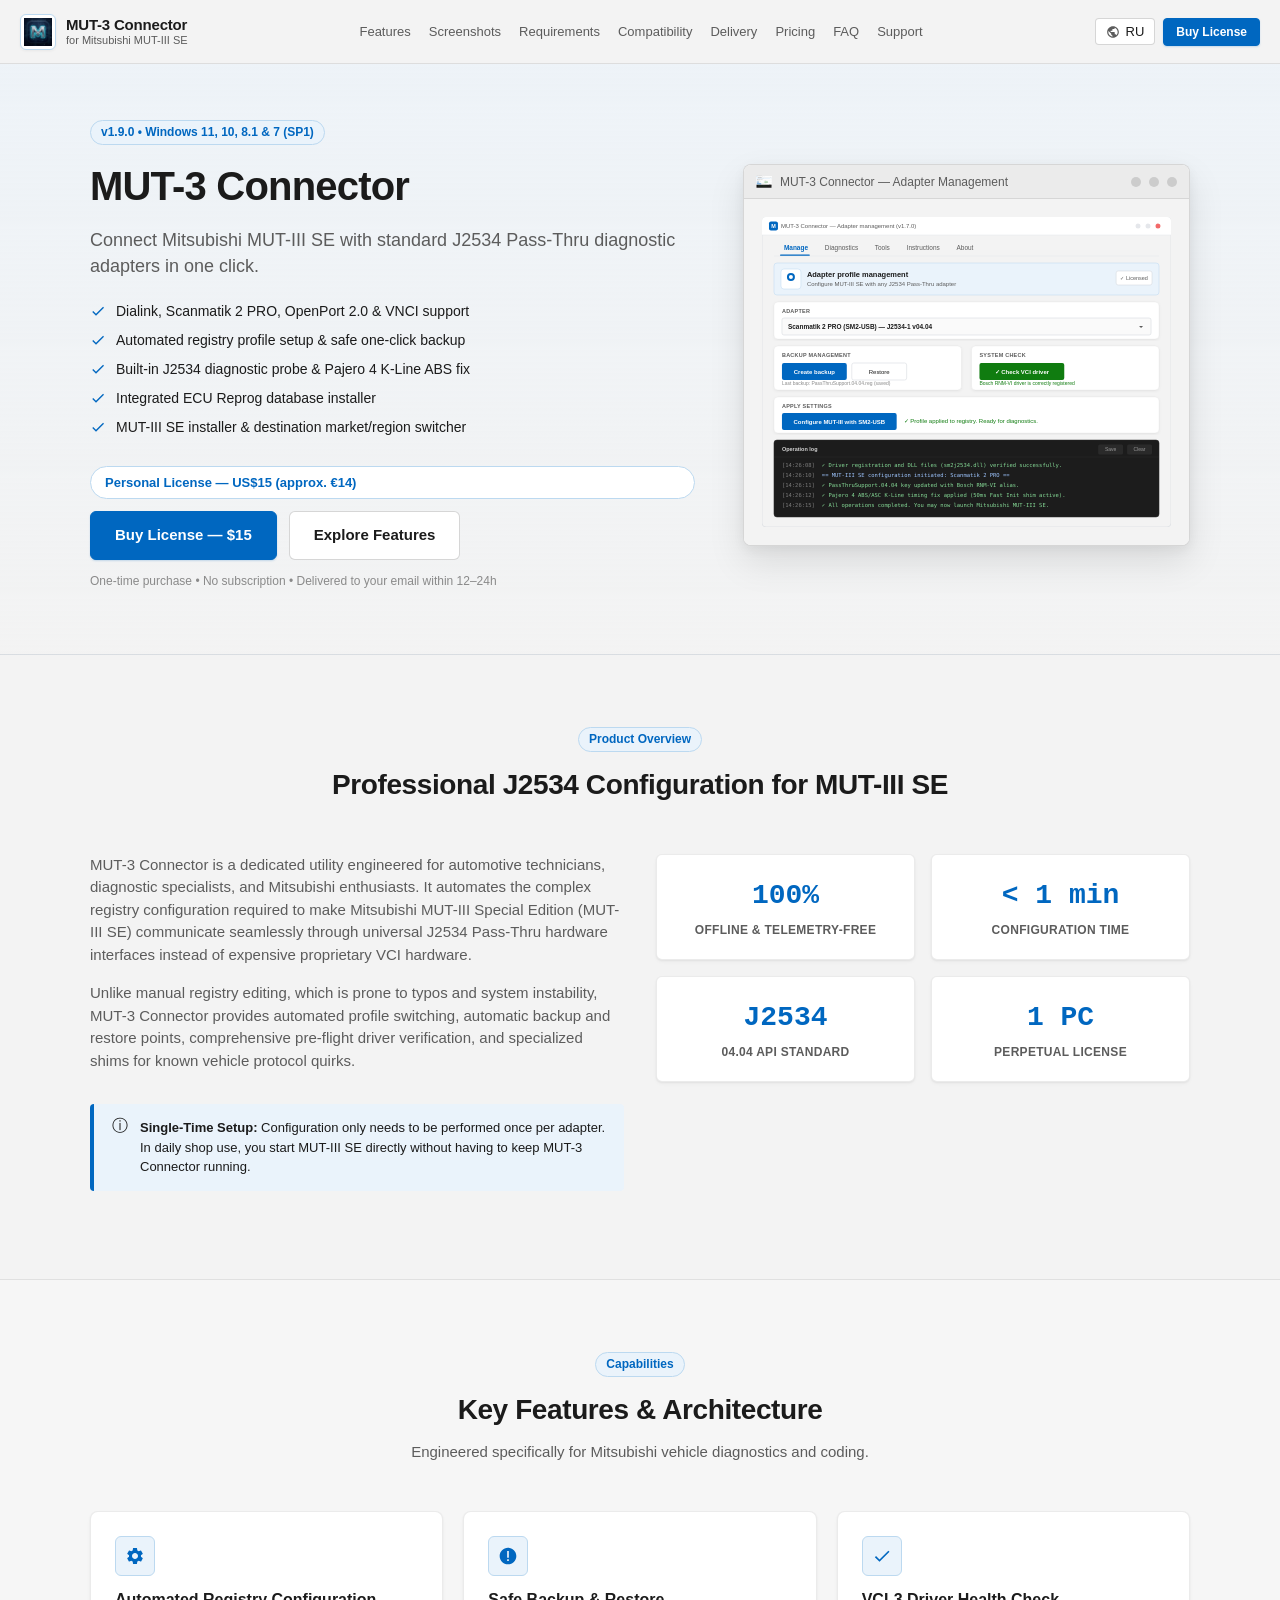
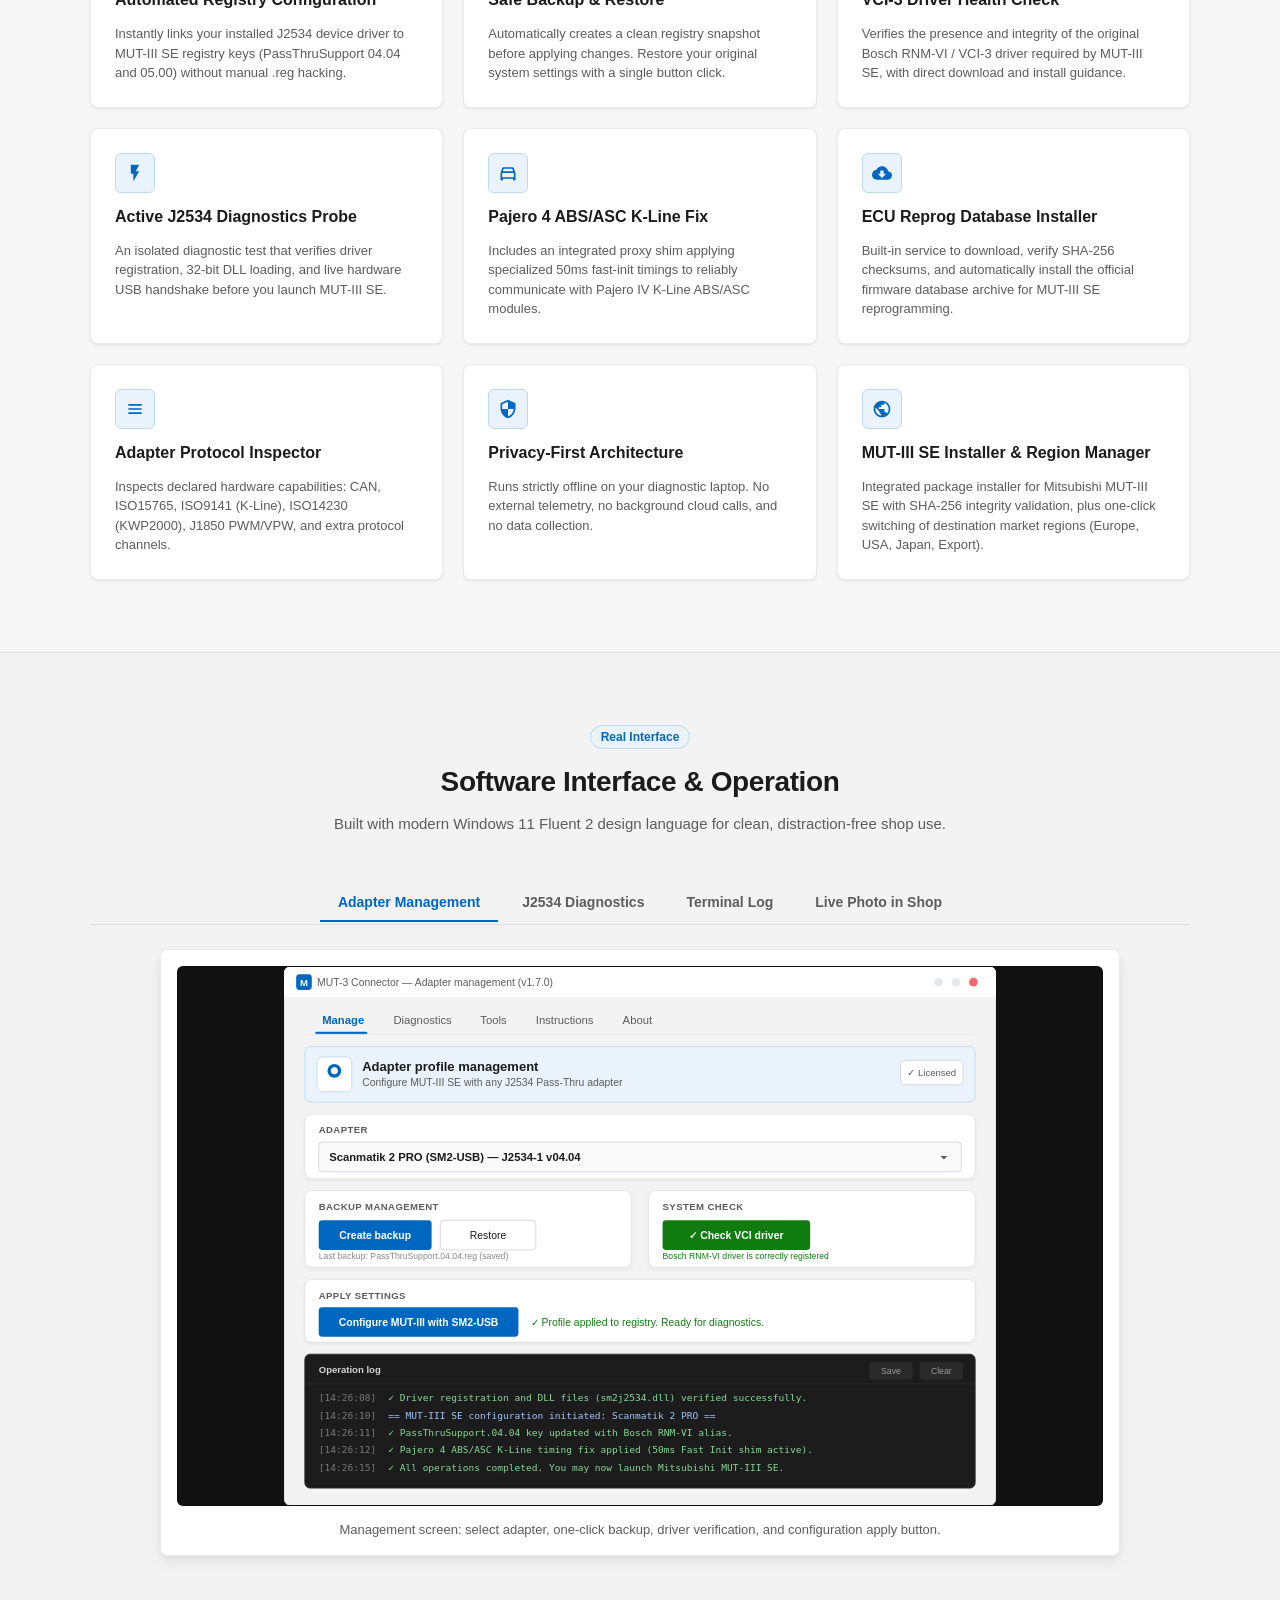
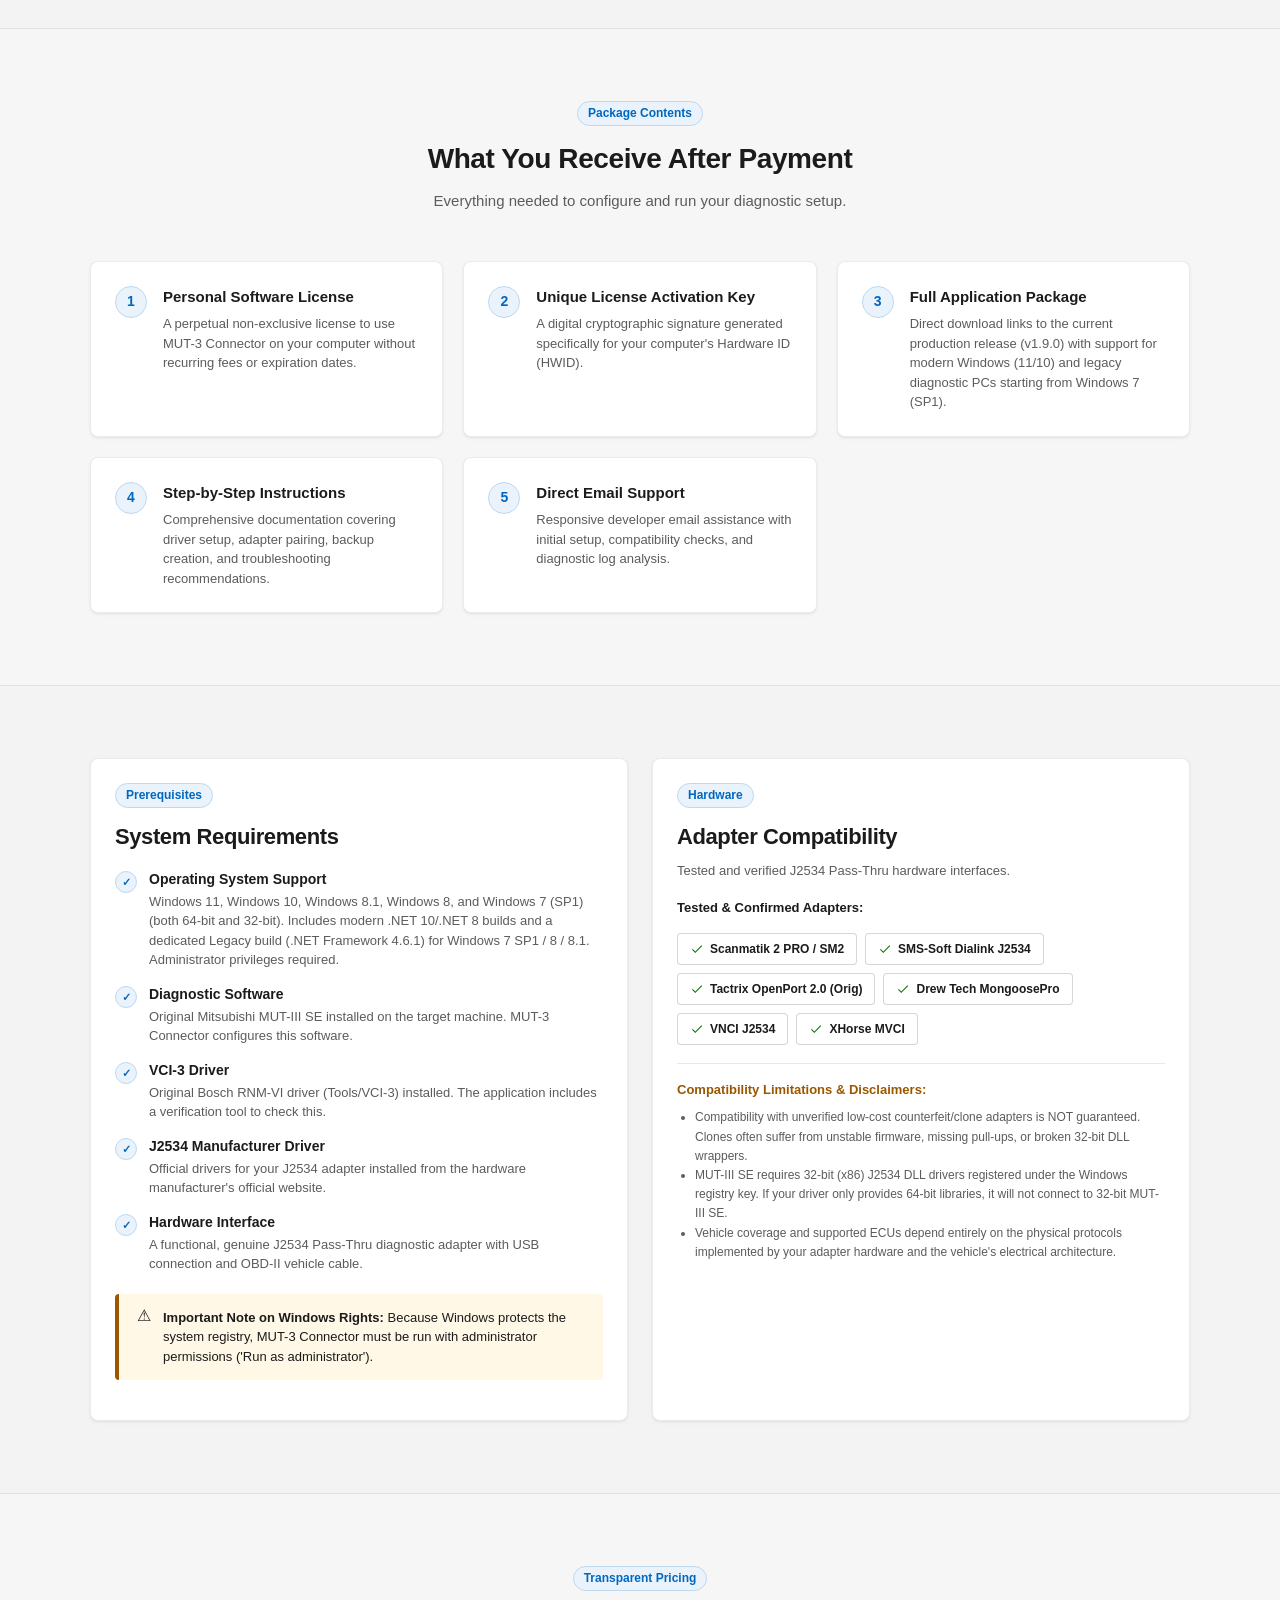
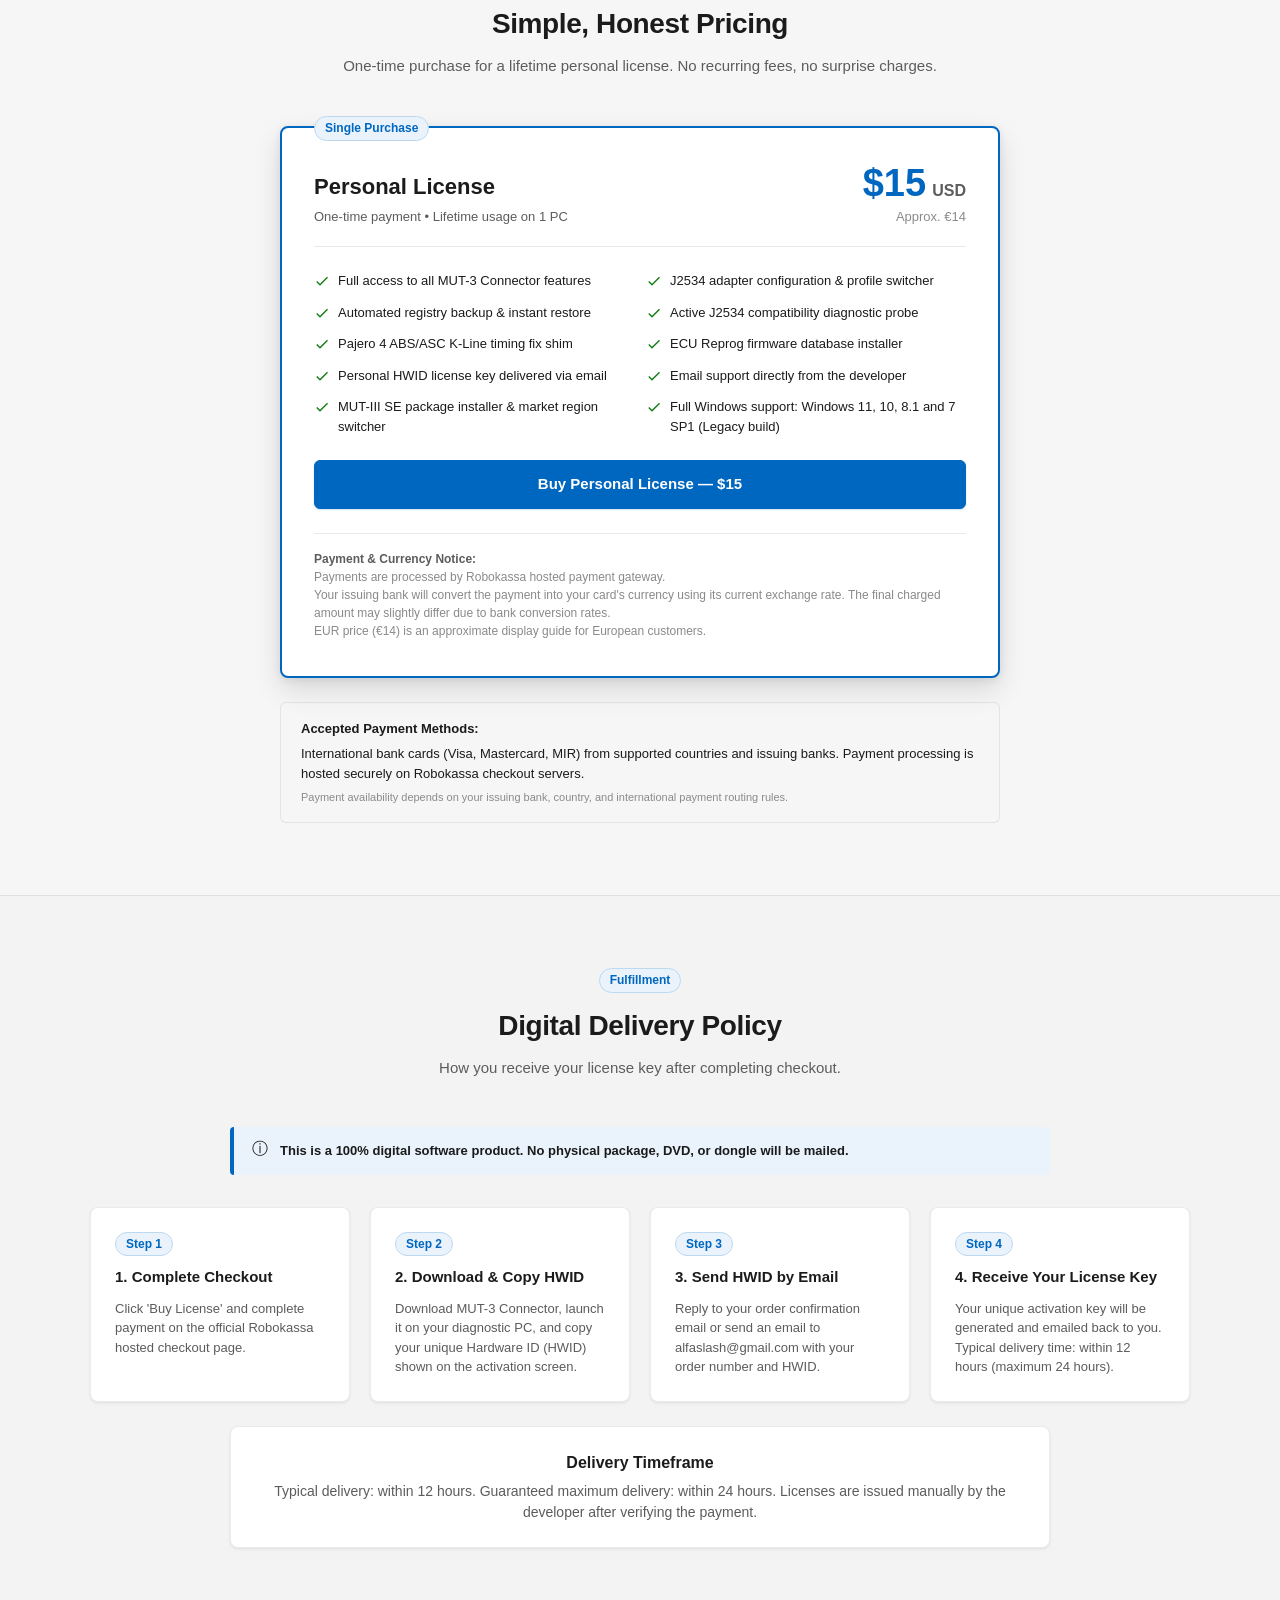
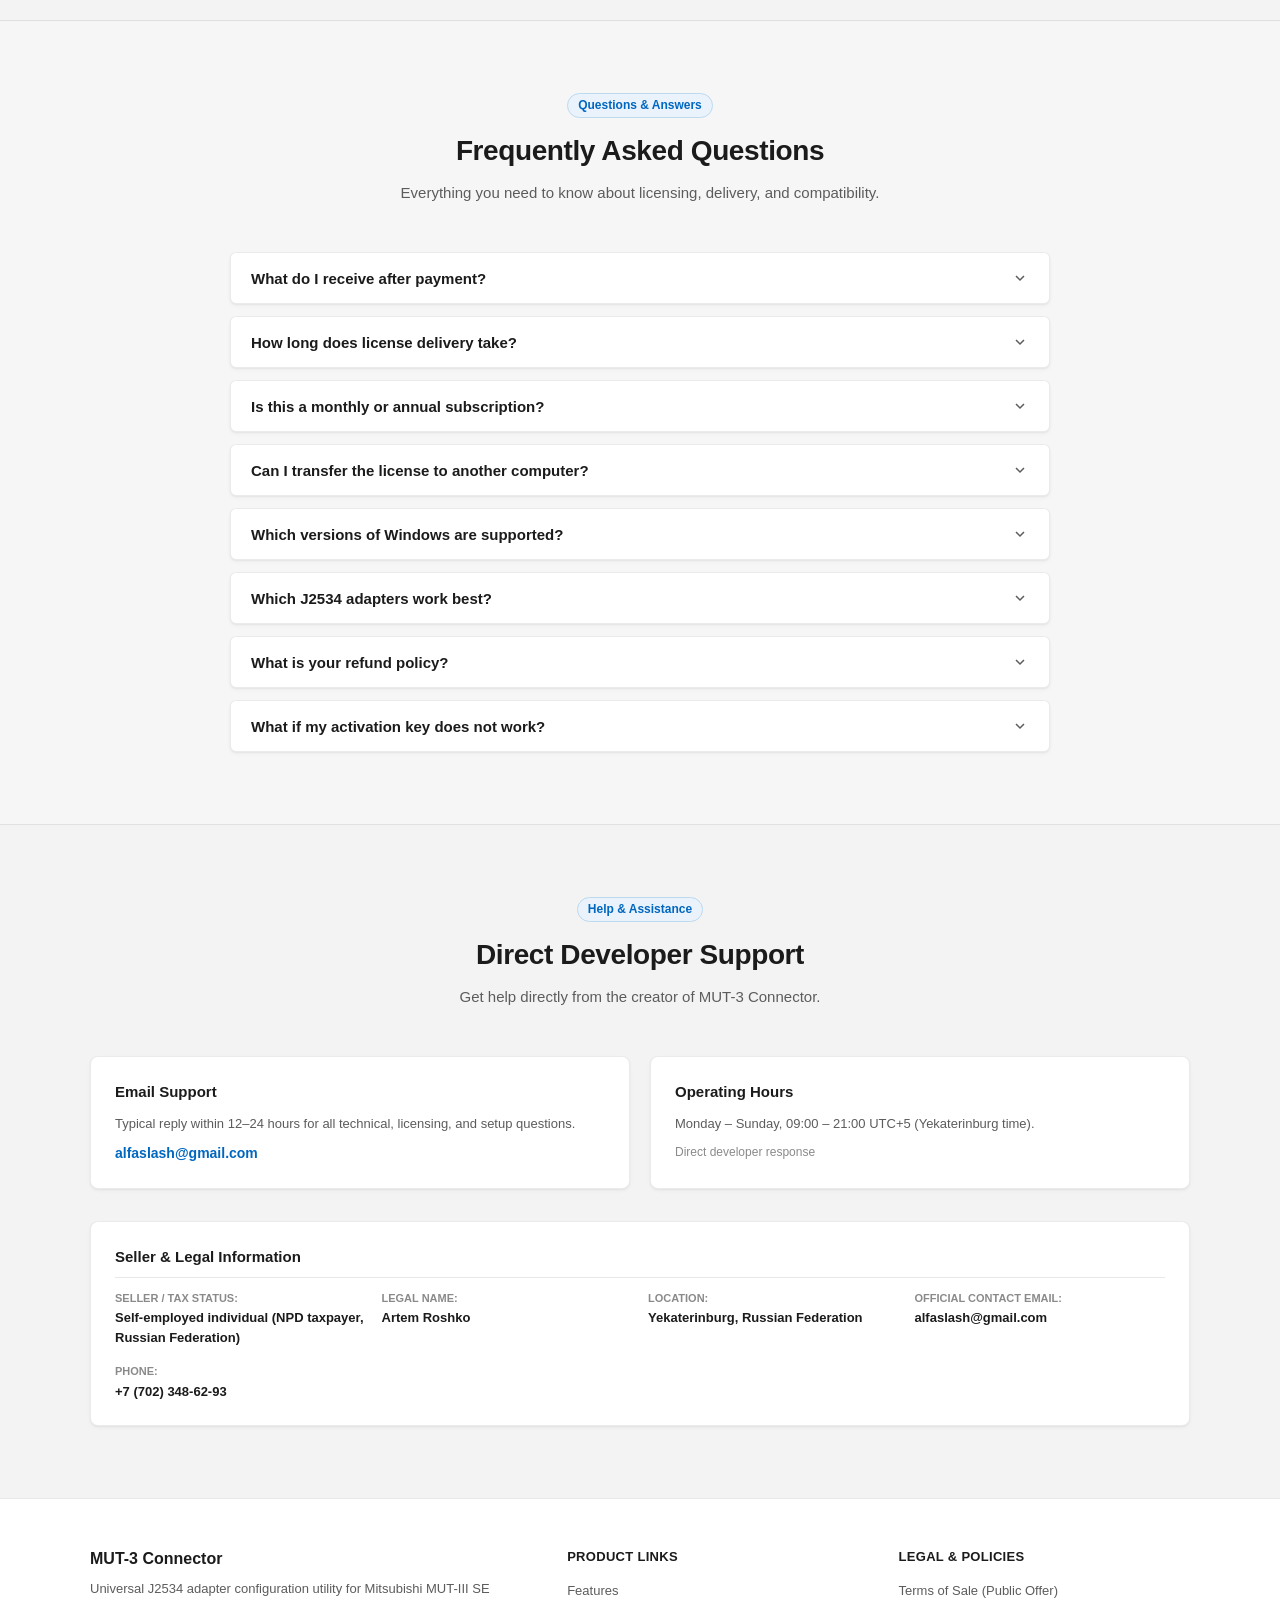
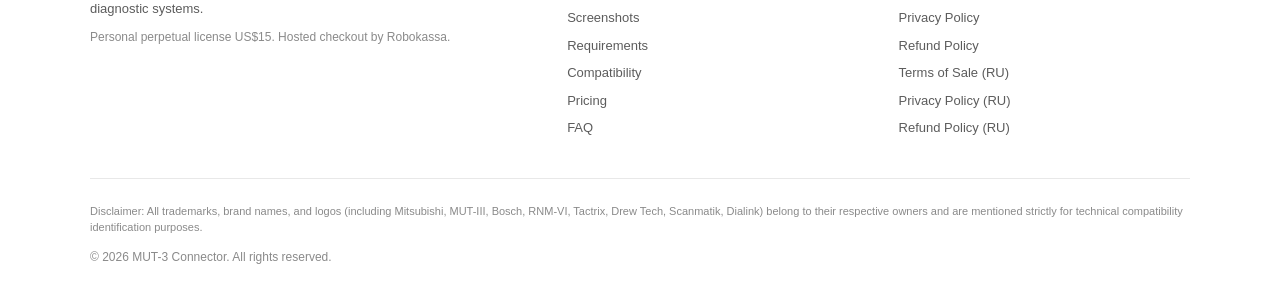
<file: index.html>
<!DOCTYPE html>
<html lang="en">
<head>
  <meta charset="UTF-8">
  <meta name="viewport" content="width=device-width, initial-scale=1.0">
  <title>MUT-3 Connector — J2534 Pass-Thru Setup for Mitsubishi MUT-III SE</title>
  <meta name="description" content="Official landing page for MUT-3 Connector. Effortlessly configure universal J2534 adapters (Scanmatik 2 PRO, Dialink, OpenPort 2.0) for Mitsubishi MUT-III SE. Personal license US$15.">
  <meta name="robots" content="index, follow">
  <link rel="canonical" href="https://mut3connector.com/">

  <!-- Open Graph / Facebook -->
  <meta property="og:type" content="website">
  <meta property="og:url" content="https://mut3connector.com/">
  <meta property="og:title" content="MUT-3 Connector — J2534 Setup for Mitsubishi MUT-III SE">
  <meta property="og:description" content="Configure universal J2534 Pass-Thru adapters with Mitsubishi MUT-III SE diagnostic software in one click. Personal perpetual license US$15.">
  <meta property="og:image" content="https://mut3connector.com/assets/img/app_icon.png">

  <!-- Favicon -->
  <link rel="icon" type="image/x-icon" href="favicon.ico">
  <link rel="apple-touch-icon" href="assets/img/app_icon.png">
  <meta name="theme-color" content="#F3F3F3">

  <!-- Stylesheet -->
  <link rel="stylesheet" href="assets/css/styles.css">

  <!-- Google Analytics / Google Tag Manager -->
  <script async src="https://www.googletagmanager.com/gtm.js?id=GTM-K7C29KTD"></script>
  <script>
    window.dataLayer = window.dataLayer || [];
    function gtag(){dataLayer.push(arguments);}
    gtag('js', new Date());
  </script>
</head>
<body>

  <!-- ===================================================================
       Site Header
       =================================================================== -->
  <header class="site-header">
    <div class="container header-inner">
      <a href="#hero" class="brand-link" aria-label="MUT-3 Connector Home">
        <div class="brand-icon-tile">
          <img src="assets/img/app_icon.png" alt="MUT-3 Connector Logo" width="32" height="32">
        </div>
        <div class="brand-text">
          <span class="brand-title">MUT-3 Connector</span>
          <span class="brand-subtitle" data-i18n="brand.subtitle">for Mitsubishi MUT-III SE</span>
        </div>
      </a>

      <nav aria-label="Main Navigation">
        <ul class="nav-menu">
          <li><a href="#features" class="nav-link" data-i18n="nav.features">Features</a></li>
          <li><a href="#screenshots" class="nav-link" data-i18n="nav.screenshots">Screenshots</a></li>
          <li><a href="#requirements" class="nav-link" data-i18n="nav.requirements">Requirements</a></li>
          <li><a href="#compatibility" class="nav-link" data-i18n="nav.compatibility">Compatibility</a></li>
          <li><a href="#delivery" class="nav-link" data-i18n="nav.delivery">Delivery</a></li>
          <li><a href="#pricing" class="nav-link" data-i18n="nav.pricing">Pricing</a></li>
          <li><a href="#faq" class="nav-link" data-i18n="nav.faq">FAQ</a></li>
          <li><a href="#support" class="nav-link" data-i18n="nav.support">Support</a></li>
        </ul>
      </nav>

      <div class="header-actions">
        <!-- Language Switcher Pill -->
        <button type="button" class="lang-selector-btn" data-action="toggle-lang" title="Switch Language / Сменить язык" aria-label="Switch Language">
          <svg viewBox="0 0 24 24" aria-hidden="true">
            <path d="M12 2C6.48 2 2 6.48 2 12s4.48 10 10 10 10-4.48 10-10S17.52 2 12 2zm-1 17.93c-3.95-.49-7-3.85-7-7.93 0-.62.08-1.21.21-1.79L9 15v1c0 1.1.9 2 2 2v1.93zm6.9-2.54c-.26-.81-1-1.39-1.9-1.39h-1v-3c0-.55-.45-1-1-1H8v-2h2c.55 0 1-.45 1-1V7h2c1.1 0 2-.9 2-2v-.41c2.93 1.19 5 4.06 5 7.41 0 2.08-.8 3.97-2.1 5.39z"/>
          </svg>
          <span class="lang-label">RU</span>
        </button>

        <!-- Buy CTA -->
        <a href="mailto:alfaslash@gmail.com?subject=Purchase%20MUT-3%20Connector%20License" class="btn btn-primary btn-sm" data-buy-btn data-i18n="nav.buy">Buy License</a>

        <!-- Mobile Menu Toggle Button -->
        <button type="button" class="mobile-toggle" aria-label="Toggle navigation menu" aria-expanded="false">
          <svg viewBox="0 0 24 24" aria-hidden="true">
            <path d="M3 18h18v-2H3v2zm0-5h18v-2H3v2zm0-7v2h18V6H3z"/>
          </svg>
        </button>
      </div>
    </div>
  </header>

  <!-- ===================================================================
       Hero Section
       =================================================================== -->
  <section class="hero-section" id="hero">
    <div class="container hero-grid">
      <div class="hero-content">
        <div class="hero-badge-wrap">
          <span class="badge badge-accent" data-i18n="hero.badge">v1.9.0 • Windows 11, 10, 8.1 &amp; 7 (SP1)</span>
        </div>
        <h1 class="hero-title" data-i18n="hero.title">MUT-3 Connector</h1>
        <p class="hero-subtitle" data-i18n="hero.subtitle">
          Connect Mitsubishi MUT-III SE with standard J2534 Pass-Thru diagnostic adapters in one click.
        </p>

        <ul class="hero-highlights">
          <li>
            <svg viewBox="0 0 24 24"><path d="M9 16.2L4.8 12l-1.4 1.4L9 19 21 7l-1.4-1.4L9 16.2z"/></svg>
            <span data-i18n="hero.highlight1">Dialink, Scanmatik 2 PRO, OpenPort 2.0 &amp; VNCI support</span>
          </li>
          <li>
            <svg viewBox="0 0 24 24"><path d="M9 16.2L4.8 12l-1.4 1.4L9 19 21 7l-1.4-1.4L9 16.2z"/></svg>
            <span data-i18n="hero.highlight2">Automated registry profile setup &amp; safe one-click backup</span>
          </li>
          <li>
            <svg viewBox="0 0 24 24"><path d="M9 16.2L4.8 12l-1.4 1.4L9 19 21 7l-1.4-1.4L9 16.2z"/></svg>
            <span data-i18n="hero.highlight3">Built-in J2534 diagnostic probe &amp; Pajero 4 K-Line ABS fix</span>
          </li>
          <li>
            <svg viewBox="0 0 24 24"><path d="M9 16.2L4.8 12l-1.4 1.4L9 19 21 7l-1.4-1.4L9 16.2z"/></svg>
            <span data-i18n="hero.highlight4">Integrated ECU Reprog database installer</span>
          </li>
          <li>
            <svg viewBox="0 0 24 24"><path d="M9 16.2L4.8 12l-1.4 1.4L9 19 21 7l-1.4-1.4L9 16.2z"/></svg>
            <span data-i18n="hero.highlight5">MUT-III SE installer &amp; destination market/region switcher</span>
          </li>
        </ul>

        <div class="hero-cta-box">
          <div class="hero-price-pill">
            <span data-i18n="hero.priceTag">Personal License — US$15 (approx. €14)</span>
          </div>

          <div class="hero-cta-buttons">
            <a href="mailto:alfaslash@gmail.com?subject=Purchase%20MUT-3%20Connector%20License" class="btn btn-primary btn-lg" data-buy-btn data-i18n="hero.ctaBuy">Buy License — $15</a>
            <a href="#features" class="btn btn-secondary btn-lg" data-i18n="hero.ctaDetails">Explore Features</a>
          </div>

          <p class="hero-subnotice" data-i18n="hero.subnotice">
            One-time purchase • No subscription • Delivered to your email within 12–24h
          </p>
        </div>
      </div>

      <!-- Hero Visual Preview (Fluent App Window) -->
      <div class="hero-preview">
        <div class="app-window-frame">
          <div class="app-window-titlebar">
            <div class="app-window-title">
              <img src="assets/img/app_icon.png" alt="Icon" width="16" height="16">
              <span data-i18n="hero.windowTitle">MUT-3 Connector — Adapter Management</span>
            </div>
            <div class="app-window-controls">
              <span></span><span></span><span></span>
            </div>
          </div>
          <div class="app-window-body">
            <img src="assets/img/app-ui-manage.svg" alt="MUT-3 Connector Management Screen" width="820" height="620" loading="eager">
          </div>
        </div>
      </div>
    </div>
  </section>

  <!-- ===================================================================
       Product Overview & Metrics
       =================================================================== -->
  <section class="section">
    <div class="container">
      <div class="section-header">
        <span class="badge badge-accent" data-i18n="about.badge">Product Overview</span>
        <h2 class="section-title" data-i18n="about.title">Professional J2534 Configuration for MUT-III SE</h2>
      </div>

      <div class="overview-grid">
        <div class="overview-text">
          <p data-i18n="about.p1">
            MUT-3 Connector is a dedicated utility engineered for automotive technicians, diagnostic specialists, and Mitsubishi enthusiasts. It automates the complex registry configuration required to make Mitsubishi MUT-III Special Edition (MUT-III SE) communicate seamlessly through universal J2534 Pass-Thru hardware interfaces instead of expensive proprietary VCI hardware.
          </p>
          <p data-i18n="about.p2">
            Unlike manual registry editing, which is prone to typos and system instability, MUT-3 Connector provides automated profile switching, automatic backup and restore points, comprehensive pre-flight driver verification, and specialized shims for known vehicle protocol quirks.
          </p>

          <div class="callout callout-accent">
            <span class="callout-icon">ⓘ</span>
            <div data-i18n-html="about.callout">
              <strong>Single-Time Setup:</strong> Configuration only needs to be performed once per adapter. In daily shop use, you start MUT-III SE directly without having to keep MUT-3 Connector running.
            </div>
          </div>
        </div>

        <div class="overview-stats">
          <div class="stat-card">
            <div class="stat-value" data-i18n="about.stat1Val">100%</div>
            <div class="stat-label" data-i18n="about.stat1Label">Offline &amp; Telemetry-Free</div>
          </div>
          <div class="stat-card">
            <div class="stat-value" data-i18n="about.stat2Val">&lt; 1 min</div>
            <div class="stat-label" data-i18n="about.stat2Label">Configuration Time</div>
          </div>
          <div class="stat-card">
            <div class="stat-value" data-i18n="about.stat3Val">J2534</div>
            <div class="stat-label" data-i18n="about.stat3Label">04.04 API Standard</div>
          </div>
          <div class="stat-card">
            <div class="stat-value" data-i18n="about.stat4Val">1 PC</div>
            <div class="stat-label" data-i18n="about.stat4Label">Perpetual License</div>
          </div>
        </div>
      </div>
    </div>
  </section>

  <!-- ===================================================================
       Key Features Section
       =================================================================== -->
  <section class="section section-sunken" id="features">
    <div class="container">
      <div class="section-header">
        <span class="badge badge-accent" data-i18n="features.badge">Capabilities</span>
        <h2 class="section-title" data-i18n="features.title">Key Features &amp; Architecture</h2>
        <p class="section-subtitle" data-i18n="features.subtitle">
          Engineered specifically for Mitsubishi vehicle diagnostics and coding.
        </p>
      </div>

      <div class="features-grid">
        <!-- Feature 1 -->
        <div class="feature-card">
          <div class="feature-icon-tile">
            <svg viewBox="0 0 24 24"><path d="M19.14 12.94c.04-.3.06-.61.06-.94 0-.32-.02-.64-.07-.94l2.03-1.58c.18-.14.23-.41.12-.61l-1.92-3.32c-.12-.22-.37-.29-.59-.22l-2.39.96c-.5-.38-1.03-.7-1.62-.94l-.36-2.54c-.04-.24-.24-.41-.48-.41h-3.84c-.24 0-.43.17-.47.41l-.36 2.54c-.59.24-1.13.57-1.62.94l-2.39-.96c-.22-.08-.47 0-.59.22L2.74 8.87c-.12.21-.08.47.12.61l2.03 1.58c-.05.3-.09.63-.09.94s.02.64.07.94l-2.03 1.58c-.18.14-.23.41-.12.61l1.92 3.32c.12.22.37.29.59.22l2.39-.96c.5.38 1.03.7 1.62.94l.36 2.54c.05.24.24.41.48.41h3.84c.24 0 .44-.17.47-.41l.36-2.54c.59-.24 1.13-.56 1.62-.94l2.39.96c.22.08.47 0 .59-.22l1.92-3.32c.12-.22.07-.47-.12-.61l-2.01-1.58zM12 15.6c-1.98 0-3.6-1.62-3.6-3.6s1.62-3.6 3.6-3.6 3.6 1.62 3.6 3.6-1.62 3.6-3.6 3.6z"/></svg>
          </div>
          <h3 class="feature-title" data-i18n="features.f1Title">Automated Registry Configuration</h3>
          <p class="feature-desc" data-i18n="features.f1Desc">
            Instantly links your installed J2534 device driver to MUT-III SE registry keys (PassThruSupport 04.04 and 05.00) without manual .reg hacking.
          </p>
        </div>

        <!-- Feature 2 -->
        <div class="feature-card">
          <div class="feature-icon-tile">
            <svg viewBox="0 0 24 24"><path d="M12 2C6.48 2 2 6.48 2 12s4.48 10 10 10 10-4.48 10-10S17.52 2 12 2zm-1 14h2v2h-2zm0-10h2v8h-2z"/></svg>
          </div>
          <h3 class="feature-title" data-i18n="features.f2Title">Safe Backup &amp; Restore</h3>
          <p class="feature-desc" data-i18n="features.f2Desc">
            Automatically creates a clean registry snapshot before applying changes. Restore your original system settings with a single button click.
          </p>
        </div>

        <!-- Feature 3 -->
        <div class="feature-card">
          <div class="feature-icon-tile">
            <svg viewBox="0 0 24 24"><path d="M9 16.17L4.83 12l-1.42 1.41L9 19 21 7l-1.41-1.41z"/></svg>
          </div>
          <h3 class="feature-title" data-i18n="features.f3Title">VCI-3 Driver Health Check</h3>
          <p class="feature-desc" data-i18n="features.f3Desc">
            Verifies the presence and integrity of the original Bosch RNM-VI / VCI-3 driver required by MUT-III SE, with direct download and install guidance.
          </p>
        </div>

        <!-- Feature 4 -->
        <div class="feature-card">
          <div class="feature-icon-tile">
            <svg viewBox="0 0 24 24"><path d="M7 2v11h3v9l7-12h-4l4-8z"/></svg>
          </div>
          <h3 class="feature-title" data-i18n="features.f4Title">Active J2534 Diagnostics Probe</h3>
          <p class="feature-desc" data-i18n="features.f4Desc">
            An isolated diagnostic test that verifies driver registration, 32-bit DLL loading, and live hardware USB handshake before you launch MUT-III SE.
          </p>
        </div>

        <!-- Feature 5 -->
        <div class="feature-card">
          <div class="feature-icon-tile">
            <svg viewBox="0 0 24 24"><path d="M18.92 6.01C18.72 5.42 18.16 5 17.5 5h-11c-.66 0-1.21.42-1.42 1.01L3 12v8c0 .55.45 1 1 1h1c.55 0 1-.45 1-1v-1h12v1c0 .55.45 1 1 1h1c.55 0 1-.45 1-1v-8l-2.08-5.99zM6.85 7h10.29l1.04 3H5.81l1.04-3zM19 17H5v-4.66l.12-.34h13.77l.11.34V17z"/></svg>
          </div>
          <h3 class="feature-title" data-i18n="features.f5Title">Pajero 4 ABS/ASC K-Line Fix</h3>
          <p class="feature-desc" data-i18n="features.f5Desc">
            Includes an integrated proxy shim applying specialized 50ms fast-init timings to reliably communicate with Pajero IV K-Line ABS/ASC modules.
          </p>
        </div>

        <!-- Feature 6 -->
        <div class="feature-card">
          <div class="feature-icon-tile">
            <svg viewBox="0 0 24 24"><path d="M19.35 10.04C18.67 6.59 15.64 4 12 4 9.11 4 6.6 5.64 5.35 8.04 2.34 8.36 0 10.91 0 14c0 3.31 2.69 6 6 6h13c2.76 0 5-2.24 5-5 0-2.64-2.05-4.78-4.65-4.96zM17 13l-5 5-5-5h3V9h4v4h3z"/></svg>
          </div>
          <h3 class="feature-title" data-i18n="features.f6Title">ECU Reprog Database Installer</h3>
          <p class="feature-desc" data-i18n="features.f6Desc">
            Built-in service to download, verify SHA-256 checksums, and automatically install the official firmware database archive for MUT-III SE reprogramming.
          </p>
        </div>

        <!-- Feature 7 -->
        <div class="feature-card">
          <div class="feature-icon-tile">
            <svg viewBox="0 0 24 24"><path d="M4 6h16v2H4zm0 5h16v2H4zm0 5h16v2H4z"/></svg>
          </div>
          <h3 class="feature-title" data-i18n="features.f7Title">Adapter Protocol Inspector</h3>
          <p class="feature-desc" data-i18n="features.f7Desc">
            Inspects declared hardware capabilities: CAN, ISO15765, ISO9141 (K-Line), ISO14230 (KWP2000), J1850 PWM/VPW, and extra protocol channels.
          </p>
        </div>

        <!-- Feature 8 -->
        <div class="feature-card">
          <div class="feature-icon-tile">
            <svg viewBox="0 0 24 24"><path d="M12 1L3 5v6c0 5.55 3.84 10.74 9 12 5.16-1.26 9-6.45 9-12V5l-9-4zm0 10.99h7c-.53 4.12-3.28 7.79-7 8.94V12H5V6.3l7-3.11v8.8z"/></svg>
          </div>
          <h3 class="feature-title" data-i18n="features.f8Title">Privacy-First Architecture</h3>
          <p class="feature-desc" data-i18n="features.f8Desc">
            Runs strictly offline on your diagnostic laptop. No external telemetry, no background cloud calls, and no data collection.
          </p>
        </div>

        <!-- Feature 9 -->
        <div class="feature-card">
          <div class="feature-icon-tile">
            <svg viewBox="0 0 24 24"><path d="M12 2C6.48 2 2 6.48 2 12s4.48 10 10 10 10-4.48 10-10S17.52 2 12 2zm-1 17.93c-3.95-.49-7-3.85-7-7.93 0-.62.08-1.21.21-1.79L9 15v1c0 1.1.9 2 2 2v1.93zm6.9-2.54c-.26-.81-1-1.39-1.9-1.39h-1v-3c0-.55-.45-1-1-1H8v-2h2c.55 0 1-.45 1-1V7h2c1.1 0 2-.9 2-2v-.41c2.93 1.19 5 4.06 5 7.41 0 2.08-.8 3.97-2.1 5.39z"/></svg>
          </div>
          <h3 class="feature-title" data-i18n="features.f9Title">MUT-III SE Installer &amp; Region Manager</h3>
          <p class="feature-desc" data-i18n="features.f9Desc">
            Integrated package installer for Mitsubishi MUT-III SE with SHA-256 integrity validation, plus one-click switching of destination market regions (Europe, USA, Japan, Export).
          </p>
        </div>
      </div>
    </div>
  </section>

  <!-- ===================================================================
       Screenshots / Real Proof Section
       =================================================================== -->
  <section class="section" id="screenshots">
    <div class="container">
      <div class="section-header">
        <span class="badge badge-accent" data-i18n="proof.badge">Real Interface</span>
        <h2 class="section-title" data-i18n="proof.title">Software Interface &amp; Operation</h2>
        <p class="section-subtitle" data-i18n="proof.subtitle">
          Built with modern Windows 11 Fluent 2 design language for clean, distraction-free shop use.
        </p>
      </div>

      <!-- Proof Tabs -->
      <div class="proof-tabs">
        <button type="button" class="proof-tab-btn active" data-target="slide-manage" data-i18n="proof.tabManage">Adapter Management</button>
        <button type="button" class="proof-tab-btn" data-target="slide-diag" data-i18n="proof.tabDiag">J2534 Diagnostics</button>
        <button type="button" class="proof-tab-btn" data-target="slide-log" data-i18n="proof.tabLog">Terminal Log</button>
        <button type="button" class="proof-tab-btn" data-target="slide-photo" data-i18n="proof.tabPhoto">Live Photo in Shop</button>
      </div>

      <!-- Proof Content Frame -->
      <div class="proof-content">
        <!-- Slide 1: Management Vector Mockup -->
        <div class="proof-slide active" id="slide-manage">
          <div class="proof-image-wrapper">
            <img src="assets/img/app-ui-manage.svg" alt="MUT-3 Connector Adapter Management Interface" width="820" height="620" loading="lazy">
          </div>
          <p class="proof-caption" data-i18n="proof.captionManage">
            Management screen: select adapter, one-click backup, driver verification, and configuration apply button.
          </p>
        </div>

        <!-- Slide 2: Diagnostics Vector Mockup -->
        <div class="proof-slide" id="slide-diag">
          <div class="proof-image-wrapper">
            <img src="assets/img/app-ui-diag.svg" alt="MUT-3 Connector J2534 Diagnostics and Compatibility Center" width="820" height="620" loading="lazy">
          </div>
          <p class="proof-caption" data-i18n="proof.captionDiag">
            Compatibility center: dynamic static inspection and active USB probe verifying hardware readiness.
          </p>
        </div>

        <!-- Slide 3: Terminal Log Presentation -->
        <div class="proof-slide" id="slide-log">
          <div class="terminal-panel" style="padding: 24px; min-height: 380px;">
            <div class="terminal-header">
              <span data-i18n="terminal.headerTitle">MUT-3 Connector Technical Operations Console [v1.9.0]</span>
              <span class="badge badge-success" data-i18n="terminal.badgeOk">Diagnostics OK</span>
            </div>
            <div class="terminal-line"><span class="term-time">[15:30:10]</span> <span class="term-info" data-i18n="terminal.line1">Initializing MUT-3 Connector environment...</span></div>
            <div class="terminal-line"><span class="term-time">[15:30:11]</span> <span class="term-ok" data-i18n="terminal.line2">✓ Administrator privileges confirmed (SeDebugPrivilege granted).</span></div>
            <div class="terminal-line"><span class="term-time">[15:30:12]</span> <span class="term-ok" data-i18n="terminal.line3">✓ Hardware ID (HWID): 7A8B-9C0D-E1F2-3456 (Valid signature confirmed).</span></div>
            <div class="terminal-line"><span class="term-time">[15:30:14]</span> <span class="term-info" data-i18n="terminal.line4">Inspecting J2534 Registry: HKLM\SOFTWARE\WOW6432Node\PassThruSupport.04.04</span></div>
            <div class="terminal-line"><span class="term-time">[15:30:15]</span> <span class="term-ok" data-i18n="terminal.line5">✓ Found: Scanmatik 2 PRO (SM2-USB) at C:\Program Files (x86)\Scanmatik\sm2j2534.dll</span></div>
            <div class="terminal-line"><span class="term-time">[15:30:15]</span> <span class="term-ok" data-i18n="terminal.line6">✓ Found: Dialink J2534 at C:\Program Files (x86)\SMS-Soft\Dialink\dialink.dll</span></div>
            <div class="terminal-line"><span class="term-time">[15:30:16]</span> <span class="term-ok" data-i18n="terminal.line7">✓ Found: OpenPort 2.0 at C:\Program Files (x86)\Tactrix\OpenPort 2.0\drivers\openport 2.0\op20pt32.dll</span></div>
            <div class="terminal-line"><span class="term-time">[15:30:18]</span> <span class="term-info" data-i18n="terminal.line8">Verifying Mitsubishi VCI-3 registry alias and Bosch RNM-VI driver...</span></div>
            <div class="terminal-line"><span class="term-time">[15:30:19]</span> <span class="term-ok" data-i18n="terminal.line9">✓ Bosch RNM-VI driver registration confirmed.</span></div>
            <div class="terminal-line"><span class="term-time">[15:30:20]</span> <span class="term-ok" data-i18n="terminal.line10">✓ Pajero 4 K-Line ABS/ASC Fast Init (50ms) proxy shim active.</span></div>
            <div class="terminal-line"><span class="term-time">[15:30:22]</span> <span class="term-ok" data-i18n="terminal.line11">✓ Registry snapshot exported to %LOCALAPPDATA%\MUT3Connector\backup_0404.reg</span></div>
            <div class="terminal-line"><span class="term-time">[15:30:24]</span> <span class="term-ok" data-i18n="terminal.line12">✓ Setup successful. Start MUT-III SE and perform diagnostic testing.</span></div>
          </div>
          <p class="proof-caption" data-i18n="proof.captionLog">
            Built-in operations log with timestamps, error diagnostics, and export to support file.
          </p>
        </div>

        <!-- Slide 4: Real Workshop Photo -->
        <div class="proof-slide" id="slide-photo">
          <div class="proof-image-wrapper">
            <img src="assets/img/screenshot-manage.jpg" alt="MUT-3 Connector running on diagnostic laptop in workshop" width="820" height="500" loading="lazy">
          </div>
          <p class="proof-caption" data-i18n="proof.captionPhoto">
            MUT-3 Connector running on a technician's laptop with Scanmatik 2 PRO.
          </p>
        </div>
      </div>
    </div>
  </section>

  <!-- ===================================================================
       What You Receive Section
       =================================================================== -->
  <section class="section section-sunken">
    <div class="container">
      <div class="section-header">
        <span class="badge badge-accent" data-i18n="receive.badge">Package Contents</span>
        <h2 class="section-title" data-i18n="receive.title">What You Receive After Payment</h2>
        <p class="section-subtitle" data-i18n="receive.subtitle">
          Everything needed to configure and run your diagnostic setup.
        </p>
      </div>

      <div class="receive-grid">
        <div class="receive-item">
          <div class="receive-num">1</div>
          <div class="receive-text">
            <h4 data-i18n="receive.item1Title">Personal Software License</h4>
            <p data-i18n="receive.item1Desc">A perpetual non-exclusive license to use MUT-3 Connector on your computer without recurring fees or expiration dates.</p>
          </div>
        </div>

        <div class="receive-item">
          <div class="receive-num">2</div>
          <div class="receive-text">
            <h4 data-i18n="receive.item2Title">Unique License Activation Key</h4>
            <p data-i18n="receive.item2Desc">A digital cryptographic signature generated specifically for your computer's Hardware ID (HWID).</p>
          </div>
        </div>

        <div class="receive-item">
          <div class="receive-num">3</div>
          <div class="receive-text">
            <h4 data-i18n="receive.item3Title">Full Application Package</h4>
            <p data-i18n="receive.item3Desc">Direct download links to the current production release (v1.9.0) with support for modern Windows (11/10) and legacy diagnostic PCs starting from Windows 7 (SP1).</p>
          </div>
        </div>

        <div class="receive-item">
          <div class="receive-num">4</div>
          <div class="receive-text">
            <h4 data-i18n="receive.item4Title">Step-by-Step Instructions</h4>
            <p data-i18n="receive.item4Desc">Comprehensive documentation covering driver setup, adapter pairing, backup creation, and troubleshooting recommendations.</p>
          </div>
        </div>

        <div class="receive-item">
          <div class="receive-num">5</div>
          <div class="receive-text">
            <h4 data-i18n="receive.item5Title">Direct Email Support</h4>
            <p data-i18n="receive.item5Desc">Responsive developer email assistance with initial setup, compatibility checks, and diagnostic log analysis.</p>
          </div>
        </div>
      </div>
    </div>
  </section>

  <!-- ===================================================================
       System Requirements & Hardware Compatibility
       =================================================================== -->
  <section class="section" id="requirements">
    <div class="container">
      <div class="req-grid">
        <!-- Column 1: System Requirements -->
        <div class="card">
          <span class="badge badge-accent" data-i18n="requirements.badge" style="margin-bottom: 12px;">Prerequisites</span>
          <h3 class="section-title" style="font-size: 22px; margin-bottom: 16px;" data-i18n="requirements.title">System Requirements</h3>

          <ul class="req-list">
            <li class="req-item">
              <span class="req-item-icon">✓</span>
              <div class="req-item-content">
                <h4 data-i18n="requirements.osTitle">Operating System Support</h4>
                <p data-i18n="requirements.osDesc">Windows 11, Windows 10, Windows 8.1, Windows 8, and Windows 7 (SP1) (both 64-bit and 32-bit). Includes modern .NET 10/.NET 8 builds and a dedicated Legacy build (.NET Framework 4.6.1) for Windows 7 SP1 / 8 / 8.1. Administrator privileges required.</p>
              </div>
            </li>
            <li class="req-item">
              <span class="req-item-icon">✓</span>
              <div class="req-item-content">
                <h4 data-i18n="requirements.softTitle">Diagnostic Software</h4>
                <p data-i18n="requirements.softDesc">Original Mitsubishi MUT-III SE installed on the target machine. MUT-3 Connector configures this software.</p>
              </div>
            </li>
            <li class="req-item">
              <span class="req-item-icon">✓</span>
              <div class="req-item-content">
                <h4 data-i18n="requirements.driverTitle">VCI-3 Driver</h4>
                <p data-i18n="requirements.driverDesc">Original Bosch RNM-VI driver (Tools/VCI-3) installed. The application includes a verification tool to check this.</p>
              </div>
            </li>
            <li class="req-item">
              <span class="req-item-icon">✓</span>
              <div class="req-item-content">
                <h4 data-i18n="requirements.adapterDriverTitle">J2534 Manufacturer Driver</h4>
                <p data-i18n="requirements.adapterDriverDesc">Official drivers for your J2534 adapter installed from the hardware manufacturer's official website.</p>
              </div>
            </li>
            <li class="req-item">
              <span class="req-item-icon">✓</span>
              <div class="req-item-content">
                <h4 data-i18n="requirements.hwTitle">Hardware Interface</h4>
                <p data-i18n="requirements.hwDesc">A functional, genuine J2534 Pass-Thru diagnostic adapter with USB connection and OBD-II vehicle cable.</p>
              </div>
            </li>
          </ul>

          <div class="callout callout-warn" style="margin-top: 20px;">
            <span class="callout-icon">⚠</span>
            <div>
              <strong data-i18n="requirements.noteTitle">Important Note on Windows Rights:</strong>
              <span data-i18n="requirements.noteDesc">Because Windows protects the system registry, MUT-3 Connector must be run with administrator permissions ('Run as administrator').</span>
            </div>
          </div>
        </div>

        <!-- Column 2: Compatibility -->
        <div class="card" id="compatibility">
          <span class="badge badge-accent" data-i18n="compatibility.badge" style="margin-bottom: 12px;">Hardware</span>
          <h3 class="section-title" style="font-size: 22px; margin-bottom: 8px;" data-i18n="compatibility.title">Adapter Compatibility</h3>
          <p style="font-size: 13px; color: var(--text-secondary); margin-bottom: 16px;" data-i18n="compatibility.subtitle">
            Tested and verified J2534 Pass-Thru hardware interfaces.
          </p>

          <strong style="font-size: 13px; color: var(--text-primary);" data-i18n="compatibility.verifiedTitle">Tested &amp; Confirmed Adapters:</strong>
          <div class="adapter-tags">
            <span class="adapter-tag">
              <svg viewBox="0 0 24 24"><path d="M9 16.2L4.8 12l-1.4 1.4L9 19 21 7l-1.4-1.4L9 16.2z"/></svg>
              <span data-i18n="compatibility.tagSM2">Scanmatik 2 PRO / SM2</span>
            </span>
            <span class="adapter-tag">
              <svg viewBox="0 0 24 24"><path d="M9 16.2L4.8 12l-1.4 1.4L9 19 21 7l-1.4-1.4L9 16.2z"/></svg>
              <span data-i18n="compatibility.tagDialink">SMS-Soft Dialink J2534</span>
            </span>
            <span class="adapter-tag">
              <svg viewBox="0 0 24 24"><path d="M9 16.2L4.8 12l-1.4 1.4L9 19 21 7l-1.4-1.4L9 16.2z"/></svg>
              <span data-i18n="compatibility.tagOpenPort">Tactrix OpenPort 2.0 (Orig)</span>
            </span>
            <span class="adapter-tag">
              <svg viewBox="0 0 24 24"><path d="M9 16.2L4.8 12l-1.4 1.4L9 19 21 7l-1.4-1.4L9 16.2z"/></svg>
              <span data-i18n="compatibility.tagMongoose">Drew Tech MongoosePro</span>
            </span>
            <span class="adapter-tag">
              <svg viewBox="0 0 24 24"><path d="M9 16.2L4.8 12l-1.4 1.4L9 19 21 7l-1.4-1.4L9 16.2z"/></svg>
              <span data-i18n="compatibility.tagVNCI">VNCI J2534</span>
            </span>
            <span class="adapter-tag">
              <svg viewBox="0 0 24 24"><path d="M9 16.2L4.8 12l-1.4 1.4L9 19 21 7l-1.4-1.4L9 16.2z"/></svg>
              <span data-i18n="compatibility.tagXHorse">XHorse MVCI</span>
            </span>
          </div>

          <div style="margin-top: 18px; border-top: 1px solid var(--stroke-divider); padding-top: 14px;">
            <strong style="font-size: 13px; color: var(--warn);" data-i18n="compatibility.warningTitle">Compatibility Limitations &amp; Disclaimers:</strong>
            <ul style="margin: 8px 0 0 18px; font-size: 12px; line-height: 1.6; color: var(--text-secondary);">
              <li data-i18n="compatibility.w1">Compatibility with unverified low-cost counterfeit/clone adapters is NOT guaranteed. Clones often suffer from unstable firmware, missing pull-ups, or broken 32-bit DLL wrappers.</li>
              <li data-i18n="compatibility.w2">MUT-III SE requires 32-bit (x86) J2534 DLL drivers registered under the Windows registry key. If your driver only provides 64-bit libraries, it will not connect to 32-bit MUT-III SE.</li>
              <li data-i18n="compatibility.w3">Vehicle coverage and supported ECUs depend entirely on the physical protocols implemented by your adapter hardware and the vehicle's electrical architecture.</li>
            </ul>
          </div>
        </div>
      </div>
    </div>
  </section>

  <!-- ===================================================================
       Pricing Section
       =================================================================== -->
  <section class="section section-sunken" id="pricing">
    <div class="container">
      <div class="section-header">
        <span class="badge badge-accent" data-i18n="pricing.badge">Transparent Pricing</span>
        <h2 class="section-title" data-i18n="pricing.title">Simple, Honest Pricing</h2>
        <p class="section-subtitle" data-i18n="pricing.subtitle">
          One-time purchase for a lifetime personal license. No recurring fees, no surprise charges.
        </p>
      </div>

      <div class="pricing-wrapper">
        <div class="pricing-card">
          <span class="badge badge-accent pricing-badge-top" data-i18n="pricing.badgeTop">Single Purchase</span>

          <div class="pricing-header">
            <div class="pricing-title-wrap">
              <h3 data-i18n="pricing.cardTitle">Personal License</h3>
              <p data-i18n="pricing.type">One-time payment • Lifetime usage on 1 PC</p>
            </div>
            <div class="pricing-amount">
              <div>
                <span class="price-main" data-i18n="pricing.priceMain">$15</span>
                <span class="price-currency" data-i18n="pricing.priceCurrency">USD</span>
              </div>
              <div class="price-sub" data-i18n="pricing.priceSub">Approx. €14</div>
            </div>
          </div>

          <ul class="pricing-features-list">
            <li>
              <svg viewBox="0 0 24 24"><path d="M9 16.2L4.8 12l-1.4 1.4L9 19 21 7l-1.4-1.4L9 16.2z"/></svg>
              <span data-i18n="pricing.feat1">Full access to all MUT-3 Connector features</span>
            </li>
            <li>
              <svg viewBox="0 0 24 24"><path d="M9 16.2L4.8 12l-1.4 1.4L9 19 21 7l-1.4-1.4L9 16.2z"/></svg>
              <span data-i18n="pricing.feat2">J2534 adapter configuration &amp; profile switcher</span>
            </li>
            <li>
              <svg viewBox="0 0 24 24"><path d="M9 16.2L4.8 12l-1.4 1.4L9 19 21 7l-1.4-1.4L9 16.2z"/></svg>
              <span data-i18n="pricing.feat3">Automated registry backup &amp; instant restore</span>
            </li>
            <li>
              <svg viewBox="0 0 24 24"><path d="M9 16.2L4.8 12l-1.4 1.4L9 19 21 7l-1.4-1.4L9 16.2z"/></svg>
              <span data-i18n="pricing.feat4">Active J2534 compatibility diagnostic probe</span>
            </li>
            <li>
              <svg viewBox="0 0 24 24"><path d="M9 16.2L4.8 12l-1.4 1.4L9 19 21 7l-1.4-1.4L9 16.2z"/></svg>
              <span data-i18n="pricing.feat5">Pajero 4 ABS/ASC K-Line timing fix shim</span>
            </li>
            <li>
              <svg viewBox="0 0 24 24"><path d="M9 16.2L4.8 12l-1.4 1.4L9 19 21 7l-1.4-1.4L9 16.2z"/></svg>
              <span data-i18n="pricing.feat6">ECU Reprog firmware database installer</span>
            </li>
            <li>
              <svg viewBox="0 0 24 24"><path d="M9 16.2L4.8 12l-1.4 1.4L9 19 21 7l-1.4-1.4L9 16.2z"/></svg>
              <span data-i18n="pricing.feat7">Personal HWID license key delivered via email</span>
            </li>
            <li>
              <svg viewBox="0 0 24 24"><path d="M9 16.2L4.8 12l-1.4 1.4L9 19 21 7l-1.4-1.4L9 16.2z"/></svg>
              <span data-i18n="pricing.feat8">Email support directly from the developer</span>
            </li>
            <li>
              <svg viewBox="0 0 24 24"><path d="M9 16.2L4.8 12l-1.4 1.4L9 19 21 7l-1.4-1.4L9 16.2z"/></svg>
              <span data-i18n="pricing.feat9">MUT-III SE package installer &amp; market region switcher</span>
            </li>
            <li>
              <svg viewBox="0 0 24 24"><path d="M9 16.2L4.8 12l-1.4 1.4L9 19 21 7l-1.4-1.4L9 16.2z"/></svg>
              <span data-i18n="pricing.feat10">Full Windows support: Windows 11, 10, 8.1 and 7 SP1 (Legacy build)</span>
            </li>
          </ul>

          <div class="pricing-action">
            <a href="mailto:alfaslash@gmail.com?subject=Purchase%20MUT-3%20Connector%20License" class="btn btn-primary btn-lg" data-buy-btn data-i18n="pricing.cta">Buy Personal License — $15</a>
          </div>

          <div class="pricing-disclaimer">
            <strong data-i18n="pricing.disclaimerTitle">Payment &amp; Currency Notice:</strong><br>
            <span data-i18n="pricing.disclaimer1">Payments are processed by Robokassa hosted payment gateway.</span><br>
            <span data-i18n="pricing.disclaimer2">Your issuing bank will convert the payment into your card's currency using its current exchange rate. The final charged amount may slightly differ due to bank conversion rates.</span><br>
            <span data-i18n="pricing.disclaimer3">EUR price (€14) is an approximate display guide for European customers.</span>
          </div>
        </div>

        <!-- Payment Methods Banner -->
        <div class="payment-methods-card">
          <h4 data-i18n="pricing.paymentMethodsTitle">Accepted Payment Methods:</h4>
          <p data-i18n="pricing.paymentMethodsDesc">
            International bank cards (Visa, Mastercard, MIR) from supported countries and issuing banks. Payment processing is hosted securely on Robokassa checkout servers.
          </p>
          <p style="font-size: 11px; color: var(--text-tertiary);" data-i18n="pricing.availabilityNote">
            Payment availability depends on your issuing bank, country, and international payment routing rules.
          </p>
        </div>
      </div>
    </div>
  </section>

  <!-- ===================================================================
       Delivery Section
       =================================================================== -->
  <section class="section" id="delivery">
    <div class="container">
      <div class="section-header">
        <span class="badge badge-accent" data-i18n="delivery.badge">Fulfillment</span>
        <h2 class="section-title" data-i18n="delivery.title">Digital Delivery Policy</h2>
        <p class="section-subtitle" data-i18n="delivery.subtitle">
          How you receive your license key after completing checkout.
        </p>
      </div>

      <div class="callout callout-accent" style="max-width: 820px; margin: 0 auto 32px;">
        <span class="callout-icon">ⓘ</span>
        <div>
          <strong data-i18n="delivery.digitalNotice">This is a 100% digital software product. No physical package, DVD, or dongle will be mailed.</strong>
        </div>
      </div>

      <div class="delivery-steps">
        <div class="delivery-step-card">
          <span class="badge badge-accent" style="width: fit-content;" data-i18n="delivery.step1Badge">Step 1</span>
          <h4 data-i18n="delivery.step1Title">1. Complete Checkout</h4>
          <p data-i18n="delivery.step1Desc">Click 'Buy License' and complete payment on the official Robokassa hosted checkout page.</p>
        </div>

        <div class="delivery-step-card">
          <span class="badge badge-accent" style="width: fit-content;" data-i18n="delivery.step2Badge">Step 2</span>
          <h4 data-i18n="delivery.step2Title">2. Download &amp; Copy HWID</h4>
          <p data-i18n="delivery.step2Desc">Download MUT-3 Connector, launch it on your diagnostic PC, and copy your unique Hardware ID (HWID) shown on the activation screen.</p>
        </div>

        <div class="delivery-step-card">
          <span class="badge badge-accent" style="width: fit-content;" data-i18n="delivery.step3Badge">Step 3</span>
          <h4 data-i18n="delivery.step3Title">3. Send HWID by Email</h4>
          <p data-i18n="delivery.step3Desc">Reply to your order confirmation email or send an email to alfaslash@gmail.com with your order number and HWID.</p>
        </div>

        <div class="delivery-step-card">
          <span class="badge badge-accent" style="width: fit-content;" data-i18n="delivery.step4Badge">Step 4</span>
          <h4 data-i18n="delivery.step4Title">4. Receive Your License Key</h4>
          <p data-i18n="delivery.step4Desc">Your unique activation key will be generated and emailed back to you. Typical delivery time: within 12 hours (maximum 24 hours).</p>
        </div>
      </div>

      <div class="card" style="max-width: 820px; margin: 0 auto; text-align: center;">
        <h4 style="font-size: 16px; margin-bottom: 6px;" data-i18n="delivery.timeTitle">Delivery Timeframe</h4>
        <p style="font-size: 14px; color: var(--text-secondary);" data-i18n="delivery.timeText">
          Typical delivery: within 12 hours. Guaranteed maximum delivery: within 24 hours. Licenses are issued manually by the developer after verifying the payment.
        </p>
      </div>
    </div>
  </section>

  <!-- ===================================================================
       FAQ Section
       =================================================================== -->
  <section class="section section-sunken" id="faq">
    <div class="container">
      <div class="section-header">
        <span class="badge badge-accent" data-i18n="faq.badge">Questions &amp; Answers</span>
        <h2 class="section-title" data-i18n="faq.title">Frequently Asked Questions</h2>
        <p class="section-subtitle" data-i18n="faq.subtitle">
          Everything you need to know about licensing, delivery, and compatibility.
        </p>
      </div>

      <div class="faq-list">
        <!-- Q1 -->
        <div class="faq-item">
          <button type="button" class="faq-question" aria-expanded="false">
            <span data-i18n="faq.q1">What do I receive after payment?</span>
            <svg viewBox="0 0 24 24"><path d="M7.41 8.59L12 13.17l4.59-4.58L18 10l-6 6-6-6 1.41-1.41z"/></svg>
          </button>
          <div class="faq-answer">
            <p data-i18n="faq.a1">You will receive a personal perpetual license key, download links to the current version of MUT-3 Connector, full installation instructions, and email support. Delivery is digital via email.</p>
          </div>
        </div>

        <!-- Q2 -->
        <div class="faq-item">
          <button type="button" class="faq-question" aria-expanded="false">
            <span data-i18n="faq.q2">How long does license delivery take?</span>
            <svg viewBox="0 0 24 24"><path d="M7.41 8.59L12 13.17l4.59-4.58L18 10l-6 6-6-6 1.41-1.41z"/></svg>
          </button>
          <div class="faq-answer">
            <p data-i18n="faq.a2">Licenses are generated and verified manually. Typical turnaround is within 12 hours; maximum delivery time is within 24 hours. If you have not received a reply after 24 hours, check your spam folder or email alfaslash@gmail.com.</p>
          </div>
        </div>

        <!-- Q3 -->
        <div class="faq-item">
          <button type="button" class="faq-question" aria-expanded="false">
            <span data-i18n="faq.q3">Is this a monthly or annual subscription?</span>
            <svg viewBox="0 0 24 24"><path d="M7.41 8.59L12 13.17l4.59-4.58L18 10l-6 6-6-6 1.41-1.41z"/></svg>
          </button>
          <div class="faq-answer">
            <p data-i18n="faq.a3">No. It is a one-time single payment of $15 USD. The license is perpetual for the activated computer.</p>
          </div>
        </div>

        <!-- Q4 -->
        <div class="faq-item">
          <button type="button" class="faq-question" aria-expanded="false">
            <span data-i18n="faq.q4">Can I transfer the license to another computer?</span>
            <svg viewBox="0 0 24 24"><path d="M7.41 8.59L12 13.17l4.59-4.58L18 10l-6 6-6-6 1.41-1.41z"/></svg>
          </button>
          <div class="faq-answer">
            <p data-i18n="faq.a4">The license is tied to the Hardware ID (HWID) of a single workstation. If your motherboard or computer dies, contact support with proof of original purchase for a free reactivation replacement on your new workstation.</p>
          </div>
        </div>

        <!-- Q5 -->
        <div class="faq-item">
          <button type="button" class="faq-question" aria-expanded="false">
            <span data-i18n="faq.q5">Which operating systems are supported?</span>
            <svg viewBox="0 0 24 24"><path d="M7.41 8.59L12 13.17l4.59-4.58L18 10l-6 6-6-6 1.41-1.41z"/></svg>
          </button>
          <div class="faq-answer">
            <p data-i18n="faq.a5">Windows 11, Windows 10, Windows 8.1, Windows 8, and Windows 7 (SP1) in both 64-bit and 32-bit editions. Dedicated Legacy build (.NET Framework 4.6.1) is provided for Windows 7 SP1 / 8 / 8.1 diagnostic laptops. Both the app and MUT-III SE require administrative privileges to write to system registry keys.</p>
          </div>
        </div>

        <!-- Q6 -->
        <div class="faq-item">
          <button type="button" class="faq-question" aria-expanded="false">
            <span data-i18n="faq.q6">Which J2534 adapters work best?</span>
            <svg viewBox="0 0 24 24"><path d="M7.41 8.59L12 13.17l4.59-4.58L18 10l-6 6-6-6 1.41-1.41z"/></svg>
          </button>
          <div class="faq-answer">
            <p data-i18n="faq.a6">SMS-Soft Dialink and Scanmatik 2 PRO provide the most stable communication with Mitsubishi ECUs. Tactrix OpenPort 2.0 (original) is also supported. Low-cost unbranded clones are not recommended due to firmware issues.</p>
          </div>
        </div>

        <!-- Q7 -->
        <div class="faq-item">
          <button type="button" class="faq-question" aria-expanded="false">
            <span data-i18n="faq.q7">What is your refund policy?</span>
            <svg viewBox="0 0 24 24"><path d="M7.41 8.59L12 13.17l4.59-4.58L18 10l-6 6-6-6 1.41-1.41z"/></svg>
          </button>
          <div class="faq-answer">
            <p data-i18n="faq.a7">If the software fails to activate or operate due to a confirmed technical bug that our support team cannot resolve within 5 business days, we issue a full refund to your original payment method. Please review our Refund Policy for details.</p>
          </div>
        </div>

        <!-- Q8 -->
        <div class="faq-item">
          <button type="button" class="faq-question" aria-expanded="false">
            <span data-i18n="faq.q8">What if my activation key does not work?</span>
            <svg viewBox="0 0 24 24"><path d="M7.41 8.59L12 13.17l4.59-4.58L18 10l-6 6-6-6 1.41-1.41z"/></svg>
          </button>
          <div class="faq-answer">
            <p data-i18n="faq.a8">Double check that the HWID in your email matches the HWID displayed in the activation window without trailing spaces. If an error persists, simply email support and we will generate an updated key immediately.</p>
          </div>
        </div>
      </div>
    </div>
  </section>

  <!-- ===================================================================
       Support & Developer Contact Section
       =================================================================== -->
  <section class="section" id="support">
    <div class="container">
      <div class="section-header">
        <span class="badge badge-accent" data-i18n="support.badge">Help &amp; Assistance</span>
        <h2 class="section-title" data-i18n="support.title">Direct Developer Support</h2>
        <p class="section-subtitle" data-i18n="support.subtitle">
          Get help directly from the creator of MUT-3 Connector.
        </p>
      </div>

      <div class="support-grid">
        <div class="support-card">
          <h4 data-i18n="support.emailLabel">Email Support</h4>
          <p data-i18n="support.emailDesc">Typical reply within 12–24 hours for all technical, licensing, and setup questions.</p>
          <a href="mailto:alfaslash@gmail.com" data-seller-email>alfaslash@gmail.com</a>
        </div>

        <div class="support-card" data-seller-telegram-block>
          <h4 data-i18n="support.telegramLabel">Telegram Support Channel</h4>
          <p data-i18n="support.telegramDesc">Community announcements and quick operational assistance.</p>
          <a href="https://t.me/mut3connector_support" data-seller-telegram>@mut3connector_support</a>
        </div>

        <div class="support-card">
          <h4 data-i18n="support.hoursLabel">Operating Hours</h4>
          <p data-i18n="support.hoursDesc">Monday – Sunday, 09:00 – 21:00 UTC+5 (Yekaterinburg time).</p>
          <span style="font-size: 12px; color: var(--text-tertiary);" data-i18n="support.hoursNote">Direct developer response</span>
        </div>
      </div>

      <!-- Seller Legal Information Card (Required for Robokassa Moderation) -->
      <div class="seller-card">
        <h4 data-i18n="seller.title">Seller &amp; Legal Information</h4>
        <div class="seller-info-grid">
          <div class="seller-info-item">
            <span data-i18n="seller.statusLabel">Seller / Tax Status:</span>
            <strong data-seller-status data-i18n="seller.status">Self-employed individual (NPD taxpayer, Russian Federation)</strong>
          </div>
          <div class="seller-info-item">
            <span data-i18n="seller.nameLabel">Legal Name:</span>
            <strong data-seller-name>Artem Roshko</strong>
          </div>
          <div class="seller-info-item" data-seller-inn-block>
            <span data-i18n="seller.innLabel">Taxpayer ID (INN):</span>
            <strong data-seller-inn>667000000000</strong>
          </div>
          <div class="seller-info-item">
            <span data-i18n="seller.cityLabel">Location:</span>
            <strong data-seller-city>Yekaterinburg, Russian Federation</strong>
          </div>
          <div class="seller-info-item">
            <span data-i18n="seller.emailLabel">Official Contact Email:</span>
            <strong data-seller-email>alfaslash@gmail.com</strong>
          </div>
          <div class="seller-info-item">
            <span data-i18n="seller.phoneLabel">Phone:</span>
            <strong data-seller-phone>+7 (900) 000-00-00</strong>
          </div>
        </div>
      </div>
    </div>
  </section>

  <!-- ===================================================================
       Footer
       =================================================================== -->
  <footer class="site-footer">
    <div class="container">
      <div class="footer-top">
        <div class="footer-brand">
          <h4>MUT-3 Connector</h4>
          <p data-i18n="footer.brandDesc">
            Universal J2534 adapter configuration utility for Mitsubishi MUT-III SE diagnostic systems.
          </p>
          <p style="margin-top: 10px; font-size: 12px; color: var(--text-tertiary);" data-i18n="footer.brandSub">
            Personal perpetual license US$15. Hosted checkout by Robokassa.
          </p>
        </div>

        <div class="footer-col">
          <h5 data-i18n="footer.colProduct">Product Links</h5>
          <ul class="footer-links">
            <li><a href="#features" data-i18n="nav.features">Features</a></li>
            <li><a href="#screenshots" data-i18n="nav.screenshots">Screenshots</a></li>
            <li><a href="#requirements" data-i18n="nav.requirements">Requirements</a></li>
            <li><a href="#compatibility" data-i18n="nav.compatibility">Compatibility</a></li>
            <li><a href="#pricing" data-i18n="nav.pricing">Pricing</a></li>
            <li><a href="#faq" data-i18n="nav.faq">FAQ</a></li>
          </ul>
        </div>

        <div class="footer-col">
          <h5 data-i18n="footer.colLegal">Legal &amp; Policies</h5>
          <ul class="footer-links">
            <li><a href="terms/" data-i18n="footer.terms">Terms of Sale (Public Offer)</a></li>
            <li><a href="privacy/" data-i18n="footer.privacy">Privacy Policy</a></li>
            <li><a href="refund/" data-i18n="footer.refund">Refund Policy</a></li>
            <li><a href="ru/terms/" data-i18n="footer.termsRu">Условия продажи (RU)</a></li>
            <li><a href="ru/privacy/" data-i18n="footer.privacyRu">Конфиденциальность (RU)</a></li>
            <li><a href="ru/refund/" data-i18n="footer.refundRu">Возврат средств (RU)</a></li>
          </ul>
        </div>
      </div>

      <div class="footer-bottom">
        <p class="footer-disclaimer-note" data-i18n="footer.disclaimer">
          Disclaimer: All trademarks, brand names, and logos (including Mitsubishi, MUT-III, Bosch, RNM-VI, Tactrix, Drew Tech, Scanmatik, Dialink) belong to their respective owners and are mentioned strictly for technical compatibility identification purposes.
        </p>
        <p class="footer-copyright" data-i18n="footer.copyright">
          &copy; 2026 MUT-3 Connector. All rights reserved.
        </p>
      </div>
    </div>
  </footer>

  <!-- Scripts -->
  <script type="module" src="assets/js/main.js"></script>
</body>
</html>
</file>
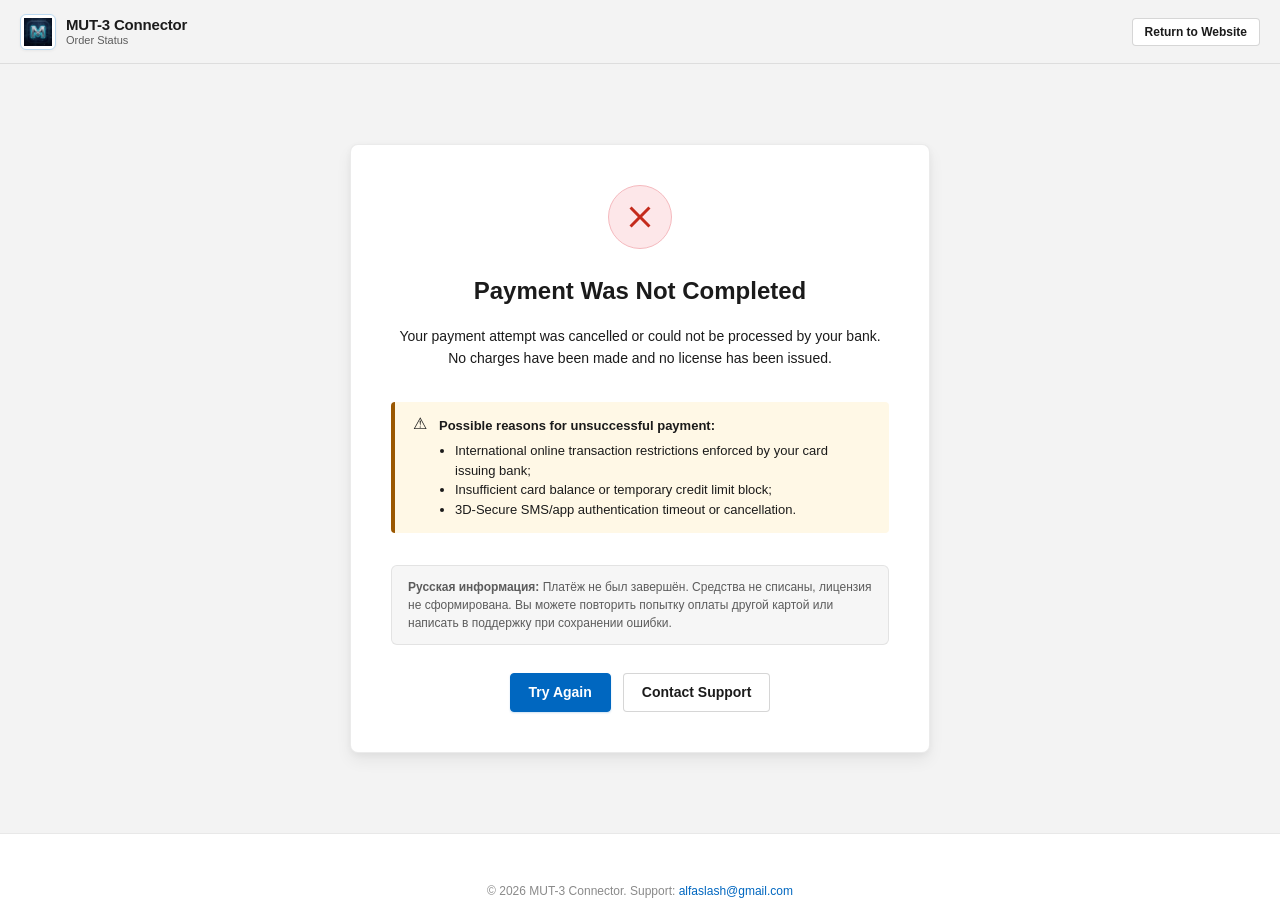
<file: payment-failed/index.html>
<!DOCTYPE html>
<html lang="en">
<head>
  <meta charset="UTF-8">
  <meta name="viewport" content="width=device-width, initial-scale=1.0">
  <title>Payment Incomplete — MUT-3 Connector</title>
  <meta name="robots" content="noindex, nofollow">
  <link rel="icon" type="image/x-icon" href="../favicon.ico">
  <link rel="stylesheet" href="../assets/css/styles.css">

  <!-- Google Analytics / Google Tag Manager -->
  <script async src="https://www.googletagmanager.com/gtm.js?id=GTM-K7C29KTD"></script>
  <script>
    window.dataLayer = window.dataLayer || [];
    function gtag(){dataLayer.push(arguments);}
    gtag('js', new Date());
  </script>
</head>
<body>

  <!-- Site Header -->
  <header class="site-header">
    <div class="container header-inner">
      <a href="../" class="brand-link">
        <div class="brand-icon-tile">
          <img src="../assets/img/app_icon.png" alt="Logo" width="32" height="32">
        </div>
        <div class="brand-text">
          <span class="brand-title">MUT-3 Connector</span>
          <span class="brand-subtitle">Order Status</span>
        </div>
      </a>
      <div>
        <a href="../" class="btn btn-secondary btn-sm">Return to Website</a>
      </div>
    </div>
  </header>

  <main class="status-page-wrapper">
    <div class="status-card">
      <div class="status-icon-circle status-icon-failed">
        <svg viewBox="0 0 24 24" width="36" height="36" fill="currentColor">
          <path d="M19 6.41L17.59 5 12 10.59 6.41 5 5 6.41 10.59 12 5 17.59 6.41 19 12 13.41 17.59 19 19 17.59 13.41 12z"/>
        </svg>
      </div>

      <h1>Payment Was Not Completed</h1>
      <p style="color: var(--text-primary); font-weight: 500;">
        Your payment attempt was cancelled or could not be processed by your bank. No charges have been made and no license has been issued.
      </p>

      <div class="callout callout-warn" style="text-align: left; width: 100%;">
        <span class="callout-icon">⚠</span>
        <div style="font-size: 13px; line-height: 1.5;">
          <strong>Possible reasons for unsuccessful payment:</strong>
          <ul style="margin: 6px 0 0 16px;">
            <li>International online transaction restrictions enforced by your card issuing bank;</li>
            <li>Insufficient card balance or temporary credit limit block;</li>
            <li>3D-Secure SMS/app authentication timeout or cancellation.</li>
          </ul>
        </div>
      </div>

      <div style="background: var(--color-surface-sunken); border: 1px solid var(--stroke-card); border-radius: var(--radius-md); padding: 12px 16px; width: 100%; text-align: left; font-size: 12px; color: var(--text-secondary);">
        <strong>Русская информация:</strong> Платёж не был завершён. Средства не списаны, лицензия не сформирована. Вы можете повторить попытку оплаты другой картой или написать в поддержку при сохранении ошибки.
      </div>

      <div class="status-card-actions">
        <a href="../#pricing" class="btn btn-primary">
          Try Again
        </a>
        <a href="mailto:alfaslash@gmail.com?subject=Payment%20Issue%20MUT-3%20Connector" class="btn btn-secondary">
          Contact Support
        </a>
      </div>
    </div>
  </main>

  <!-- Site Footer -->
  <footer class="site-footer">
    <div class="container" style="text-align: center;">
      <p style="font-size: 12px; color: var(--text-tertiary);">
        &copy; 2026 MUT-3 Connector. Support: <a href="mailto:alfaslash@gmail.com">alfaslash@gmail.com</a>
      </p>
    </div>
  </footer>

</body>
</html>
</file>
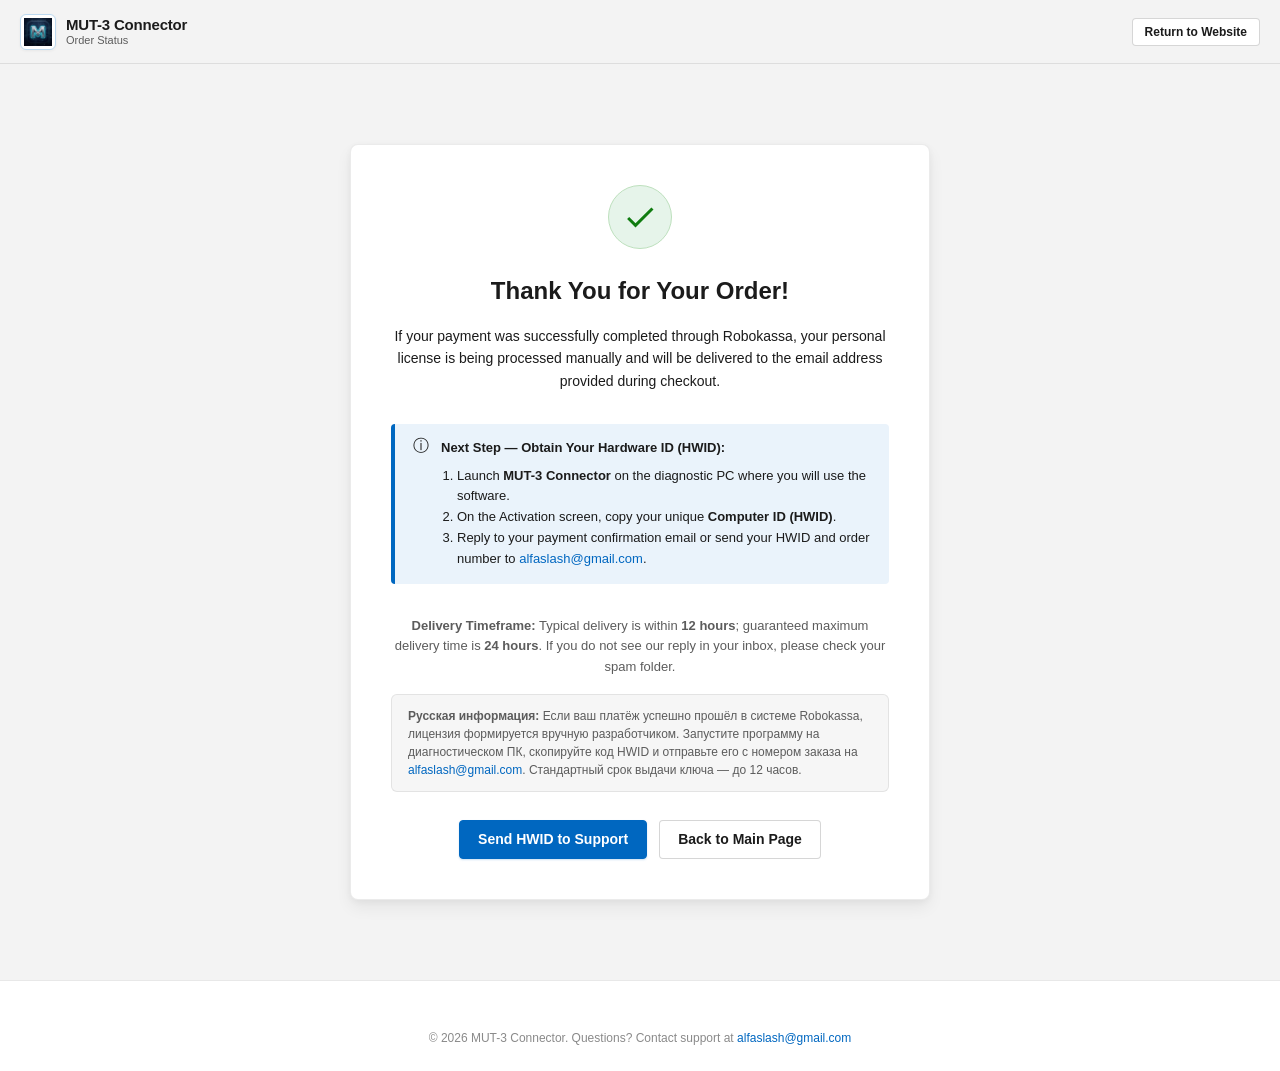
<file: payment-success/index.html>
<!DOCTYPE html>
<html lang="en">
<head>
  <meta charset="UTF-8">
  <meta name="viewport" content="width=device-width, initial-scale=1.0">
  <title>Payment Received — MUT-3 Connector</title>
  <meta name="robots" content="noindex, nofollow">
  <link rel="icon" type="image/x-icon" href="../favicon.ico">
  <link rel="stylesheet" href="../assets/css/styles.css">

  <!-- Google Analytics / Google Tag Manager -->
  <script async src="https://www.googletagmanager.com/gtm.js?id=GTM-K7C29KTD"></script>
  <script>
    window.dataLayer = window.dataLayer || [];
    function gtag(){dataLayer.push(arguments);}
    gtag('js', new Date());
  </script>
</head>
<body>

  <!-- Site Header -->
  <header class="site-header">
    <div class="container header-inner">
      <a href="../" class="brand-link">
        <div class="brand-icon-tile">
          <img src="../assets/img/app_icon.png" alt="Logo" width="32" height="32">
        </div>
        <div class="brand-text">
          <span class="brand-title">MUT-3 Connector</span>
          <span class="brand-subtitle">Order Status</span>
        </div>
      </a>
      <div>
        <a href="../" class="btn btn-secondary btn-sm">Return to Website</a>
      </div>
    </div>
  </header>

  <main class="status-page-wrapper">
    <div class="status-card">
      <div class="status-icon-circle status-icon-success">
        <svg viewBox="0 0 24 24" width="36" height="36" fill="currentColor">
          <path d="M9 16.2L4.8 12l-1.4 1.4L9 19 21 7l-1.4-1.4L9 16.2z"/>
        </svg>
      </div>

      <h1>Thank You for Your Order!</h1>
      <p style="font-weight: 500; color: var(--text-primary);">
        If your payment was successfully completed through Robokassa, your personal license is being processed manually and will be delivered to the email address provided during checkout.
      </p>

      <div class="callout callout-accent" style="text-align: left; width: 100%;">
        <span class="callout-icon">ⓘ</span>
        <div>
          <strong>Next Step — Obtain Your Hardware ID (HWID):</strong>
          <ol style="margin: 8px 0 0 16px; font-size: 13px; line-height: 1.6;">
            <li>Launch <strong>MUT-3 Connector</strong> on the diagnostic PC where you will use the software.</li>
            <li>On the Activation screen, copy your unique <strong>Computer ID (HWID)</strong>.</li>
            <li>Reply to your payment confirmation email or send your HWID and order number to <a href="mailto:alfaslash@gmail.com">alfaslash@gmail.com</a>.</li>
          </ol>
        </div>
      </div>

      <p style="font-size: 13px; color: var(--text-secondary);">
        <strong>Delivery Timeframe:</strong> Typical delivery is within <strong>12 hours</strong>; guaranteed maximum delivery time is <strong>24 hours</strong>. If you do not see our reply in your inbox, please check your spam folder.
      </p>

      <div style="background: var(--color-surface-sunken); border: 1px solid var(--stroke-card); border-radius: var(--radius-md); padding: 12px 16px; width: 100%; text-align: left; font-size: 12px; color: var(--text-secondary);">
        <strong>Русская информация:</strong> Если ваш платёж успешно прошёл в системе Robokassa, лицензия формируется вручную разработчиком. Запустите программу на диагностическом ПК, скопируйте код HWID и отправьте его с номером заказа на <a href="mailto:alfaslash@gmail.com">alfaslash@gmail.com</a>. Стандартный срок выдачи ключа — до 12 часов.
      </div>

      <div class="status-card-actions">
        <a href="mailto:alfaslash@gmail.com?subject=MUT-3%20Connector%20HWID%20Activation" class="btn btn-primary">
          Send HWID to Support
        </a>
        <a href="../" class="btn btn-secondary">
          Back to Main Page
        </a>
      </div>
    </div>
  </main>

  <!-- Site Footer -->
  <footer class="site-footer">
    <div class="container" style="text-align: center;">
      <p style="font-size: 12px; color: var(--text-tertiary);">
        &copy; 2026 MUT-3 Connector. Questions? Contact support at <a href="mailto:alfaslash@gmail.com">alfaslash@gmail.com</a>
      </p>
    </div>
  </footer>

</body>
</html>
</file>
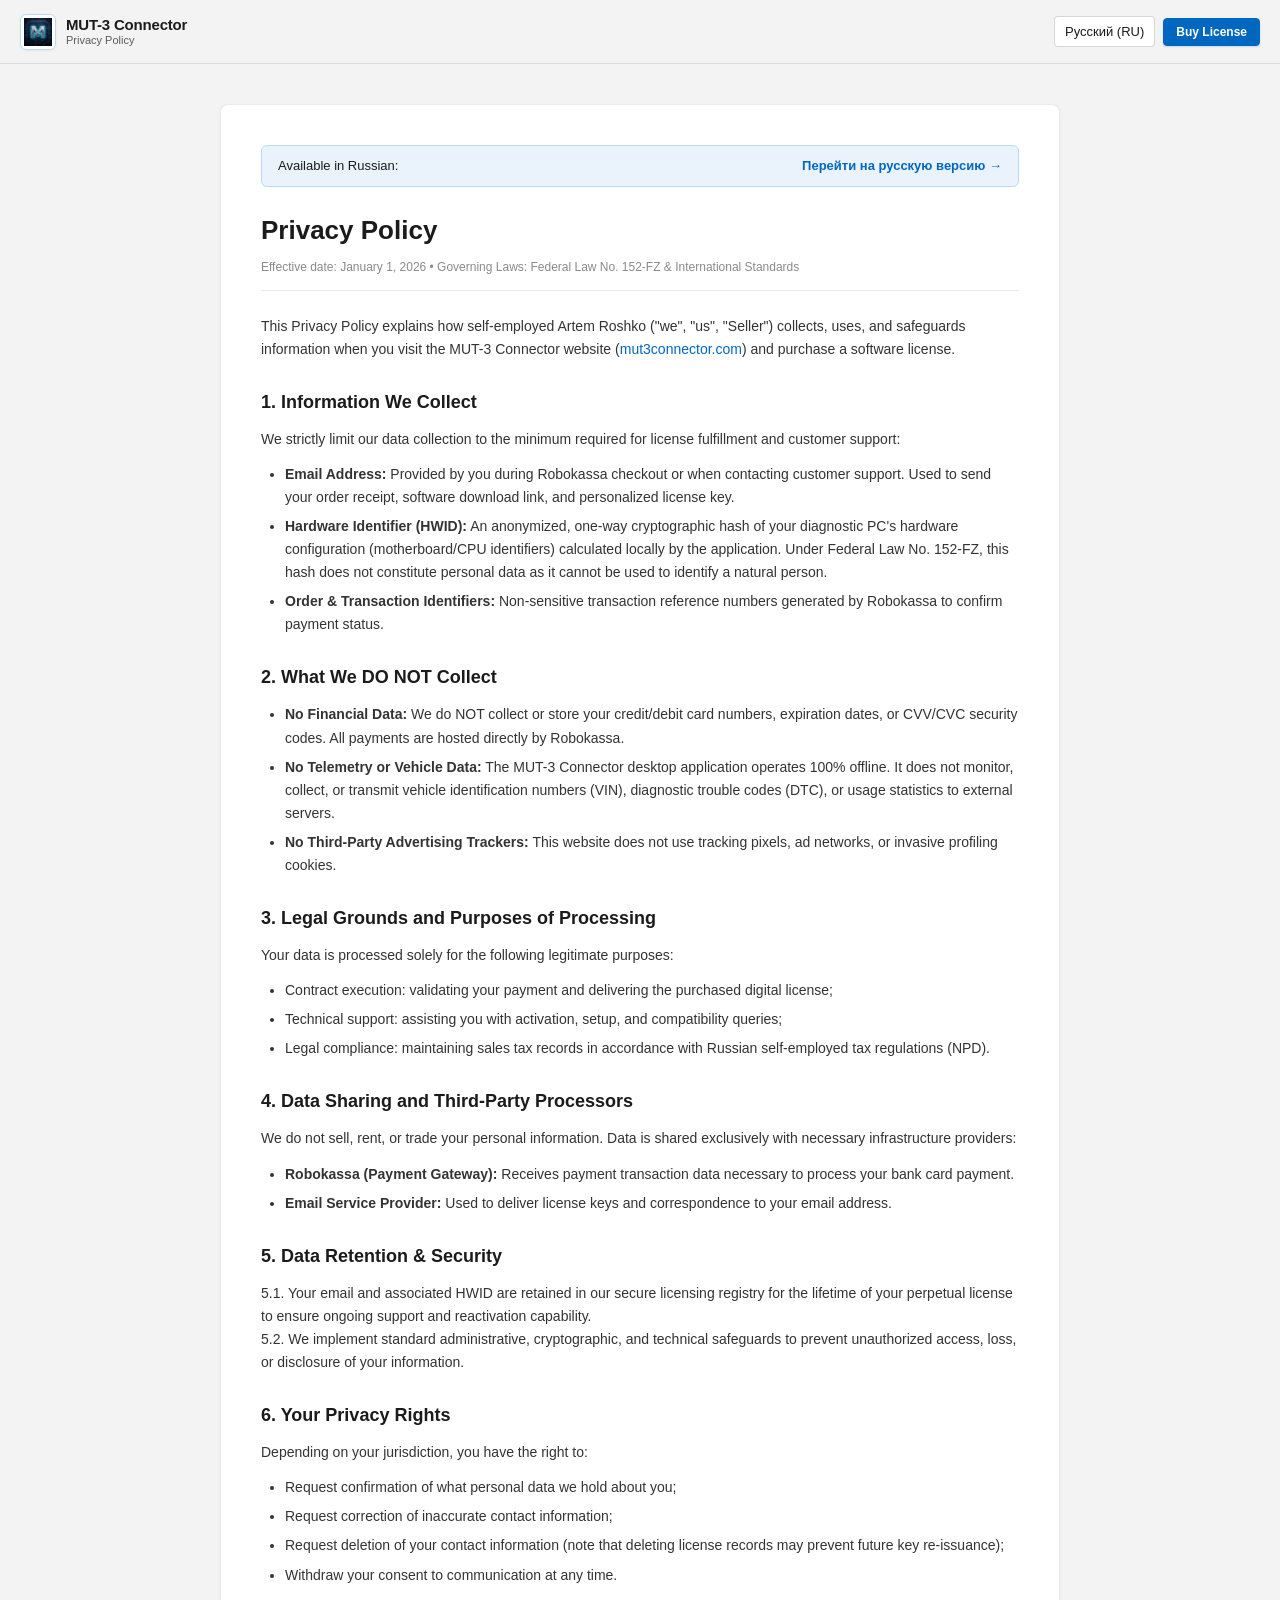
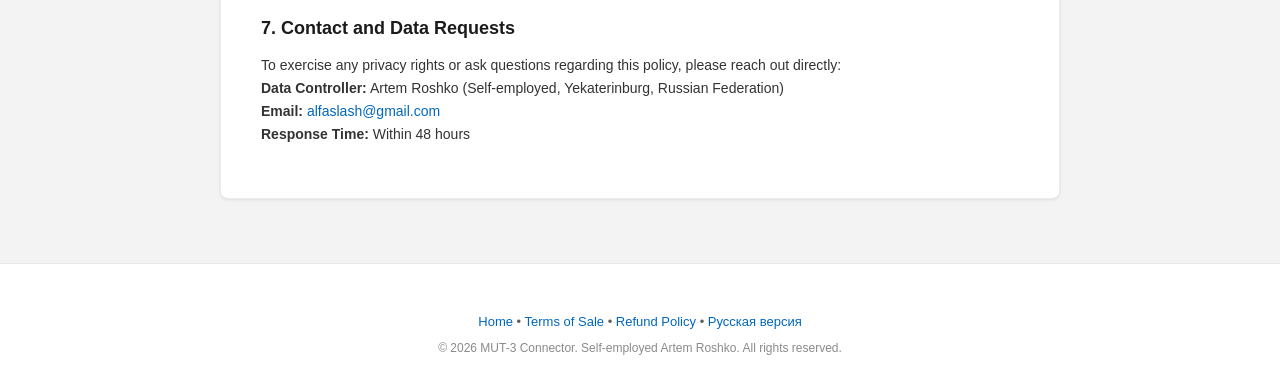
<file: privacy/index.html>
<!DOCTYPE html>
<html lang="en">
<head>
  <meta charset="UTF-8">
  <meta name="viewport" content="width=device-width, initial-scale=1.0">
  <title>Privacy Policy — MUT-3 Connector</title>
  <meta name="description" content="Privacy Policy for MUT-3 Connector website and software licensing services.">
  <link rel="canonical" href="https://mut3connector.com/privacy/">
  <link rel="icon" type="image/x-icon" href="../favicon.ico">
  <link rel="stylesheet" href="../assets/css/styles.css">

  <!-- Google Analytics / Google Tag Manager -->
  <script async src="https://www.googletagmanager.com/gtm.js?id=GTM-K7C29KTD"></script>
  <script>
    window.dataLayer = window.dataLayer || [];
    function gtag(){dataLayer.push(arguments);}
    gtag('js', new Date());
  </script>
</head>
<body>

  <!-- Site Header -->
  <header class="site-header">
    <div class="container header-inner">
      <a href="../" class="brand-link">
        <div class="brand-icon-tile">
          <img src="../assets/img/app_icon.png" alt="Logo" width="32" height="32">
        </div>
        <div class="brand-text">
          <span class="brand-title">MUT-3 Connector</span>
          <span class="brand-subtitle">Privacy Policy</span>
        </div>
      </a>

      <div class="header-actions">
        <a href="../ru/privacy/" class="lang-selector-btn" title="Русская версия политики конфиденциальности">
          <span>Русский (RU)</span>
        </a>
        <a href="../#pricing" class="btn btn-primary btn-sm">Buy License</a>
      </div>
    </div>
  </header>

  <main class="legal-content-wrapper container">
    <div class="legal-document">
      <div class="legal-lang-switch-box">
        <span>Available in Russian:</span>
        <a href="../ru/privacy/" style="font-weight: 600;">Перейти на русскую версию &rarr;</a>
      </div>

      <h1>Privacy Policy</h1>
      <div class="legal-meta">
        Effective date: January 1, 2026 • Governing Laws: Federal Law No. 152-FZ &amp; International Standards
      </div>

      <p>
        This Privacy Policy explains how self-employed Artem Roshko ("we", "us", "Seller") collects, uses, and safeguards information when you visit the MUT-3 Connector website (<a href="https://mut3connector.com">mut3connector.com</a>) and purchase a software license.
      </p>

      <h2>1. Information We Collect</h2>
      <p>
        We strictly limit our data collection to the minimum required for license fulfillment and customer support:
      </p>
      <ul>
        <li><strong>Email Address:</strong> Provided by you during Robokassa checkout or when contacting customer support. Used to send your order receipt, software download link, and personalized license key.</li>
        <li><strong>Hardware Identifier (HWID):</strong> An anonymized, one-way cryptographic hash of your diagnostic PC's hardware configuration (motherboard/CPU identifiers) calculated locally by the application. Under Federal Law No. 152-FZ, this hash does not constitute personal data as it cannot be used to identify a natural person.</li>
        <li><strong>Order &amp; Transaction Identifiers:</strong> Non-sensitive transaction reference numbers generated by Robokassa to confirm payment status.</li>
      </ul>

      <h2>2. What We DO NOT Collect</h2>
      <ul>
        <li><strong>No Financial Data:</strong> We do NOT collect or store your credit/debit card numbers, expiration dates, or CVV/CVC security codes. All payments are hosted directly by Robokassa.</li>
        <li><strong>No Telemetry or Vehicle Data:</strong> The MUT-3 Connector desktop application operates 100% offline. It does not monitor, collect, or transmit vehicle identification numbers (VIN), diagnostic trouble codes (DTC), or usage statistics to external servers.</li>
        <li><strong>No Third-Party Advertising Trackers:</strong> This website does not use tracking pixels, ad networks, or invasive profiling cookies.</li>
      </ul>

      <h2>3. Legal Grounds and Purposes of Processing</h2>
      <p>
        Your data is processed solely for the following legitimate purposes:
      </p>
      <ul>
        <li>Contract execution: validating your payment and delivering the purchased digital license;</li>
        <li>Technical support: assisting you with activation, setup, and compatibility queries;</li>
        <li>Legal compliance: maintaining sales tax records in accordance with Russian self-employed tax regulations (NPD).</li>
      </ul>

      <h2>4. Data Sharing and Third-Party Processors</h2>
      <p>
        We do not sell, rent, or trade your personal information. Data is shared exclusively with necessary infrastructure providers:
      </p>
      <ul>
        <li><strong>Robokassa (Payment Gateway):</strong> Receives payment transaction data necessary to process your bank card payment.</li>
        <li><strong>Email Service Provider:</strong> Used to deliver license keys and correspondence to your email address.</li>
      </ul>

      <h2>5. Data Retention &amp; Security</h2>
      <p>
        5.1. Your email and associated HWID are retained in our secure licensing registry for the lifetime of your perpetual license to ensure ongoing support and reactivation capability.<br>
        5.2. We implement standard administrative, cryptographic, and technical safeguards to prevent unauthorized access, loss, or disclosure of your information.
      </p>

      <h2>6. Your Privacy Rights</h2>
      <p>
        Depending on your jurisdiction, you have the right to:
      </p>
      <ul>
        <li>Request confirmation of what personal data we hold about you;</li>
        <li>Request correction of inaccurate contact information;</li>
        <li>Request deletion of your contact information (note that deleting license records may prevent future key re-issuance);</li>
        <li>Withdraw your consent to communication at any time.</li>
      </ul>

      <h2>7. Contact and Data Requests</h2>
      <p>
        To exercise any privacy rights or ask questions regarding this policy, please reach out directly:<br>
        <strong>Data Controller:</strong> Artem Roshko (Self-employed, Yekaterinburg, Russian Federation)<br>
        <strong>Email:</strong> <a href="mailto:alfaslash@gmail.com">alfaslash@gmail.com</a><br>
        <strong>Response Time:</strong> Within 48 hours
      </p>
    </div>
  </main>

  <!-- Site Footer -->
  <footer class="site-footer">
    <div class="container" style="text-align: center;">
      <p style="font-size: 13px; color: var(--text-secondary); margin-bottom: 8px;">
        <a href="../">Home</a> • <a href="../terms/">Terms of Sale</a> • <a href="../refund/">Refund Policy</a> • <a href="../ru/privacy/">Русская версия</a>
      </p>
      <p style="font-size: 12px; color: var(--text-tertiary);">
        &copy; 2026 MUT-3 Connector. Self-employed Artem Roshko. All rights reserved.
      </p>
    </div>
  </footer>

</body>
</html>
</file>
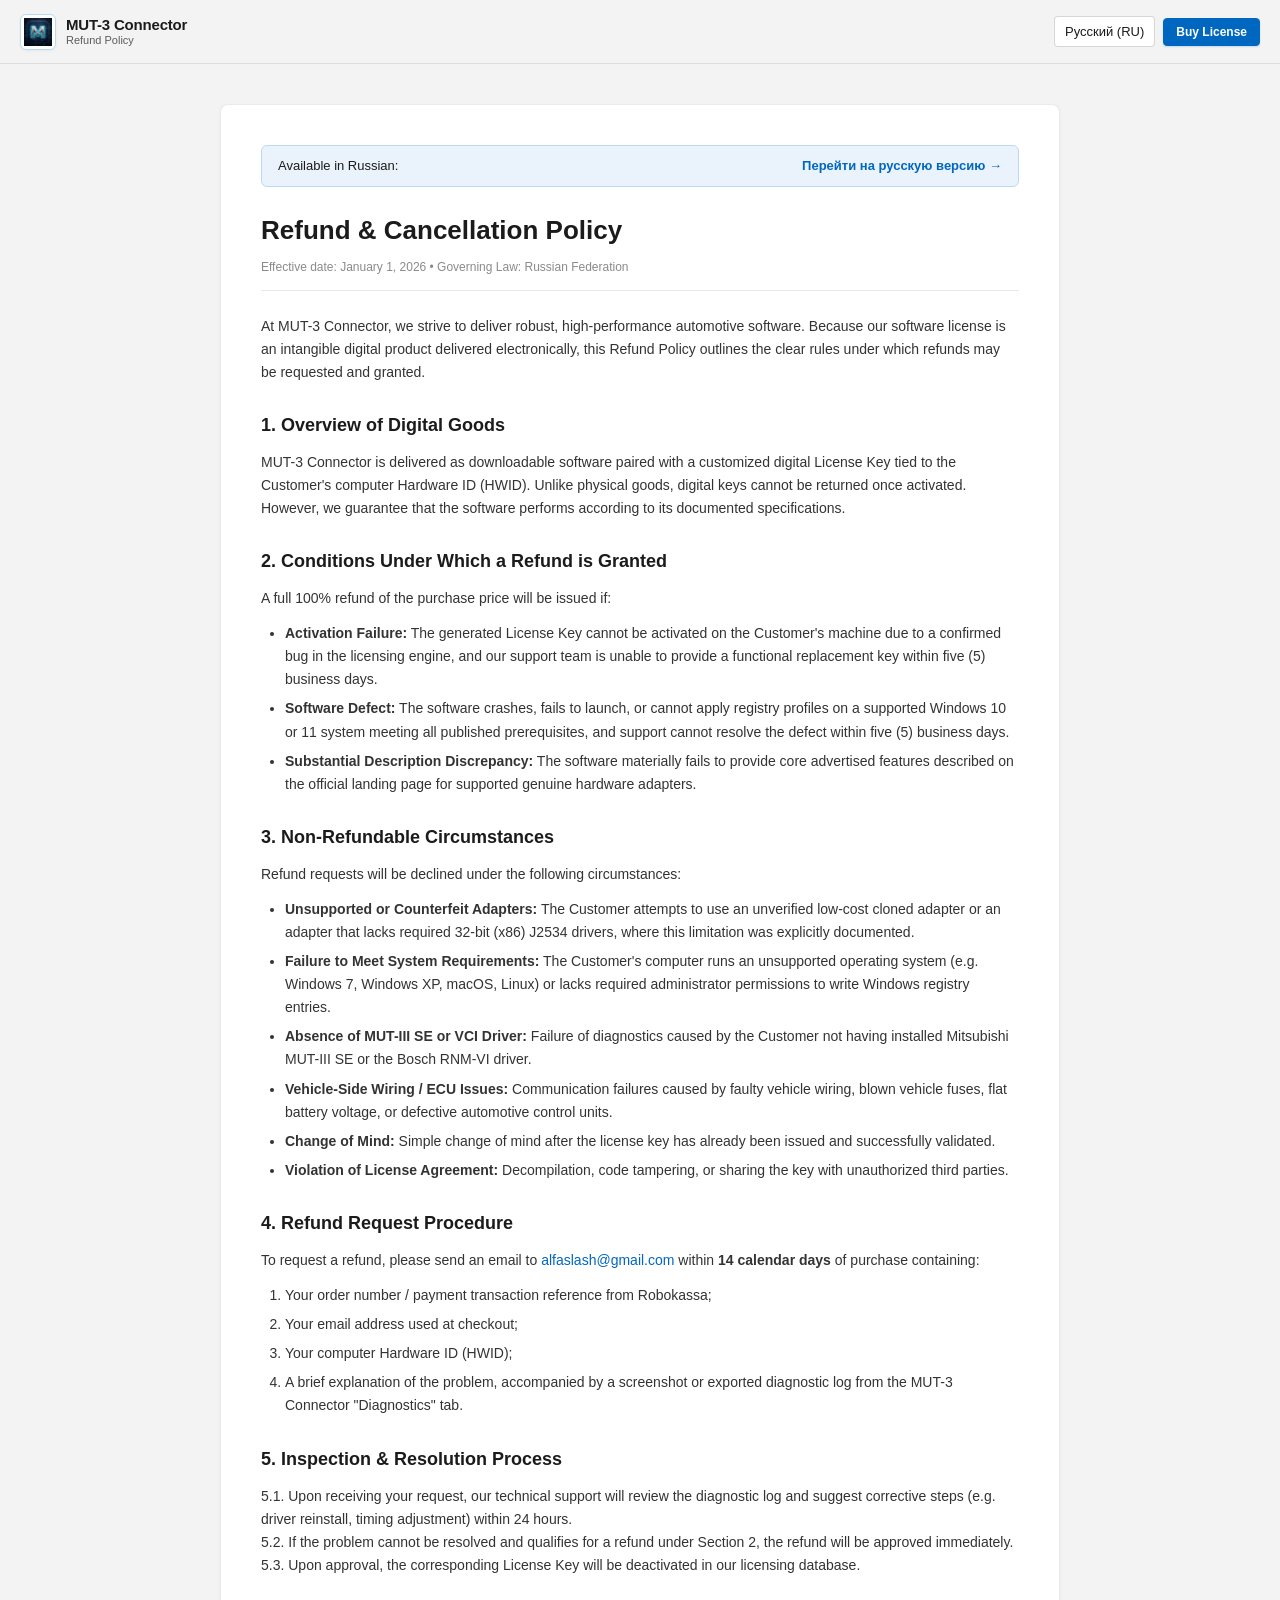
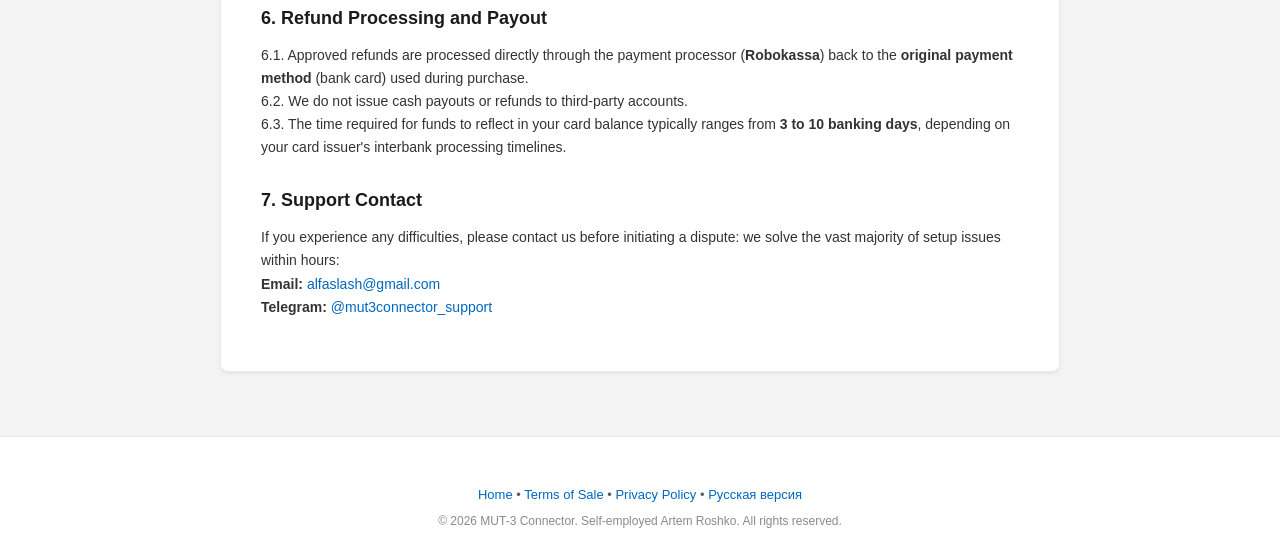
<file: refund/index.html>
<!DOCTYPE html>
<html lang="en">
<head>
  <meta charset="UTF-8">
  <meta name="viewport" content="width=device-width, initial-scale=1.0">
  <title>Refund Policy — MUT-3 Connector</title>
  <meta name="description" content="Refund and cancellation policy for MUT-3 Connector software licenses purchased via Robokassa.">
  <link rel="canonical" href="https://mut3connector.com/refund/">
  <link rel="icon" type="image/x-icon" href="../favicon.ico">
  <link rel="stylesheet" href="../assets/css/styles.css">

  <!-- Google Analytics / Google Tag Manager -->
  <script async src="https://www.googletagmanager.com/gtm.js?id=GTM-K7C29KTD"></script>
  <script>
    window.dataLayer = window.dataLayer || [];
    function gtag(){dataLayer.push(arguments);}
    gtag('js', new Date());
  </script>
</head>
<body>

  <!-- Site Header -->
  <header class="site-header">
    <div class="container header-inner">
      <a href="../" class="brand-link">
        <div class="brand-icon-tile">
          <img src="../assets/img/app_icon.png" alt="Logo" width="32" height="32">
        </div>
        <div class="brand-text">
          <span class="brand-title">MUT-3 Connector</span>
          <span class="brand-subtitle">Refund Policy</span>
        </div>
      </a>

      <div class="header-actions">
        <a href="../ru/refund/" class="lang-selector-btn" title="Русская версия политики возврата">
          <span>Русский (RU)</span>
        </a>
        <a href="../#pricing" class="btn btn-primary btn-sm">Buy License</a>
      </div>
    </div>
  </header>

  <main class="legal-content-wrapper container">
    <div class="legal-document">
      <div class="legal-lang-switch-box">
        <span>Available in Russian:</span>
        <a href="../ru/refund/" style="font-weight: 600;">Перейти на русскую версию &rarr;</a>
      </div>

      <h1>Refund &amp; Cancellation Policy</h1>
      <div class="legal-meta">
        Effective date: January 1, 2026 • Governing Law: Russian Federation
      </div>

      <p>
        At MUT-3 Connector, we strive to deliver robust, high-performance automotive software. Because our software license is an intangible digital product delivered electronically, this Refund Policy outlines the clear rules under which refunds may be requested and granted.
      </p>

      <h2>1. Overview of Digital Goods</h2>
      <p>
        MUT-3 Connector is delivered as downloadable software paired with a customized digital License Key tied to the Customer's computer Hardware ID (HWID). Unlike physical goods, digital keys cannot be returned once activated. However, we guarantee that the software performs according to its documented specifications.
      </p>

      <h2>2. Conditions Under Which a Refund is Granted</h2>
      <p>
        A full 100% refund of the purchase price will be issued if:
      </p>
      <ul>
        <li><strong>Activation Failure:</strong> The generated License Key cannot be activated on the Customer's machine due to a confirmed bug in the licensing engine, and our support team is unable to provide a functional replacement key within five (5) business days.</li>
        <li><strong>Software Defect:</strong> The software crashes, fails to launch, or cannot apply registry profiles on a supported Windows 10 or 11 system meeting all published prerequisites, and support cannot resolve the defect within five (5) business days.</li>
        <li><strong>Substantial Description Discrepancy:</strong> The software materially fails to provide core advertised features described on the official landing page for supported genuine hardware adapters.</li>
      </ul>

      <h2>3. Non-Refundable Circumstances</h2>
      <p>
        Refund requests will be declined under the following circumstances:
      </p>
      <ul>
        <li><strong>Unsupported or Counterfeit Adapters:</strong> The Customer attempts to use an unverified low-cost cloned adapter or an adapter that lacks required 32-bit (x86) J2534 drivers, where this limitation was explicitly documented.</li>
        <li><strong>Failure to Meet System Requirements:</strong> The Customer's computer runs an unsupported operating system (e.g. Windows 7, Windows XP, macOS, Linux) or lacks required administrator permissions to write Windows registry entries.</li>
        <li><strong>Absence of MUT-III SE or VCI Driver:</strong> Failure of diagnostics caused by the Customer not having installed Mitsubishi MUT-III SE or the Bosch RNM-VI driver.</li>
        <li><strong>Vehicle-Side Wiring / ECU Issues:</strong> Communication failures caused by faulty vehicle wiring, blown vehicle fuses, flat battery voltage, or defective automotive control units.</li>
        <li><strong>Change of Mind:</strong> Simple change of mind after the license key has already been issued and successfully validated.</li>
        <li><strong>Violation of License Agreement:</strong> Decompilation, code tampering, or sharing the key with unauthorized third parties.</li>
      </ul>

      <h2>4. Refund Request Procedure</h2>
      <p>
        To request a refund, please send an email to <a href="mailto:alfaslash@gmail.com">alfaslash@gmail.com</a> within <strong>14 calendar days</strong> of purchase containing:
      </p>
      <ol>
        <li>Your order number / payment transaction reference from Robokassa;</li>
        <li>Your email address used at checkout;</li>
        <li>Your computer Hardware ID (HWID);</li>
        <li>A brief explanation of the problem, accompanied by a screenshot or exported diagnostic log from the MUT-3 Connector "Diagnostics" tab.</li>
      </ol>

      <h2>5. Inspection &amp; Resolution Process</h2>
      <p>
        5.1. Upon receiving your request, our technical support will review the diagnostic log and suggest corrective steps (e.g. driver reinstall, timing adjustment) within 24 hours.<br>
        5.2. If the problem cannot be resolved and qualifies for a refund under Section 2, the refund will be approved immediately.<br>
        5.3. Upon approval, the corresponding License Key will be deactivated in our licensing database.
      </p>

      <h2>6. Refund Processing and Payout</h2>
      <p>
        6.1. Approved refunds are processed directly through the payment processor (<strong>Robokassa</strong>) back to the <strong>original payment method</strong> (bank card) used during purchase.<br>
        6.2. We do not issue cash payouts or refunds to third-party accounts.<br>
        6.3. The time required for funds to reflect in your card balance typically ranges from <strong>3 to 10 banking days</strong>, depending on your card issuer's interbank processing timelines.
      </p>

      <h2>7. Support Contact</h2>
      <p>
        If you experience any difficulties, please contact us before initiating a dispute: we solve the vast majority of setup issues within hours:<br>
        <strong>Email:</strong> <a href="mailto:alfaslash@gmail.com">alfaslash@gmail.com</a><br>
        <strong>Telegram:</strong> <a href="https://t.me/mut3connector_support">@mut3connector_support</a>
      </p>
    </div>
  </main>

  <!-- Site Footer -->
  <footer class="site-footer">
    <div class="container" style="text-align: center;">
      <p style="font-size: 13px; color: var(--text-secondary); margin-bottom: 8px;">
        <a href="../">Home</a> • <a href="../terms/">Terms of Sale</a> • <a href="../privacy/">Privacy Policy</a> • <a href="../ru/refund/">Русская версия</a>
      </p>
      <p style="font-size: 12px; color: var(--text-tertiary);">
        &copy; 2026 MUT-3 Connector. Self-employed Artem Roshko. All rights reserved.
      </p>
    </div>
  </footer>

</body>
</html>
</file>
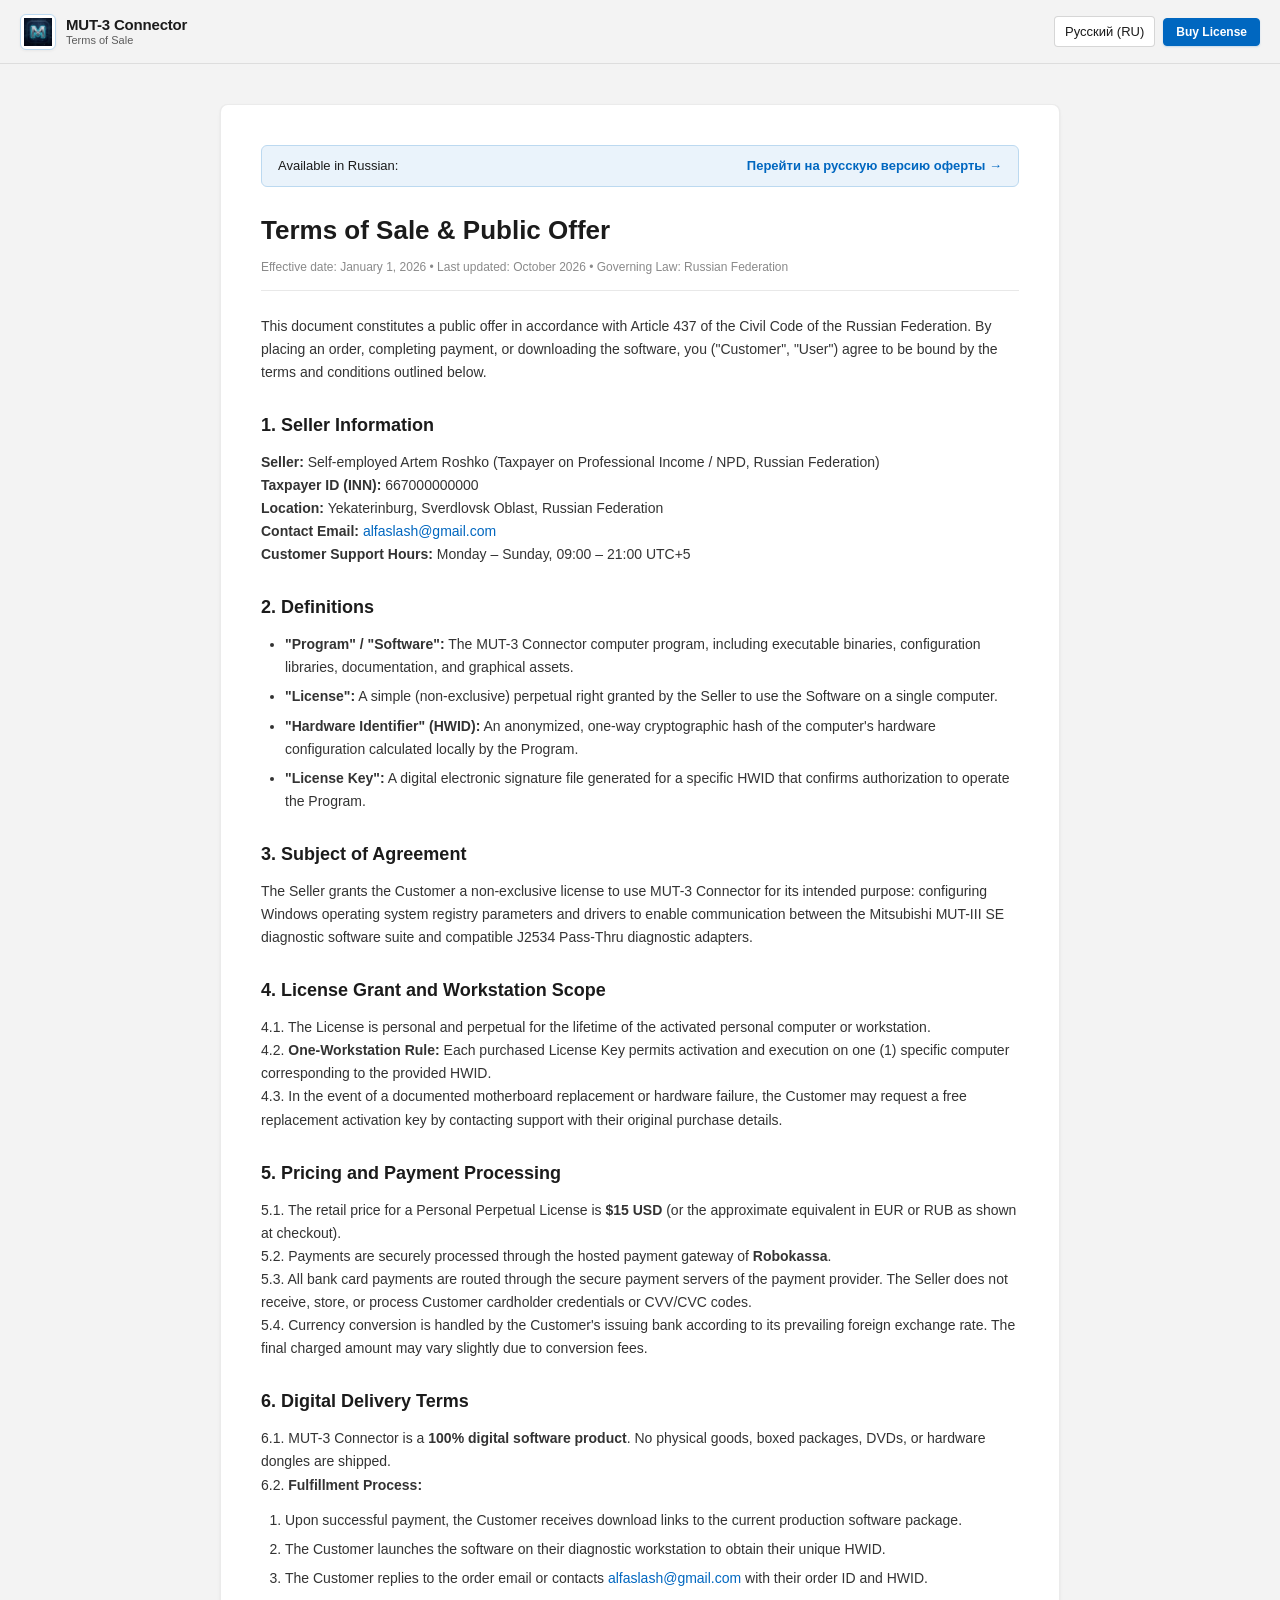
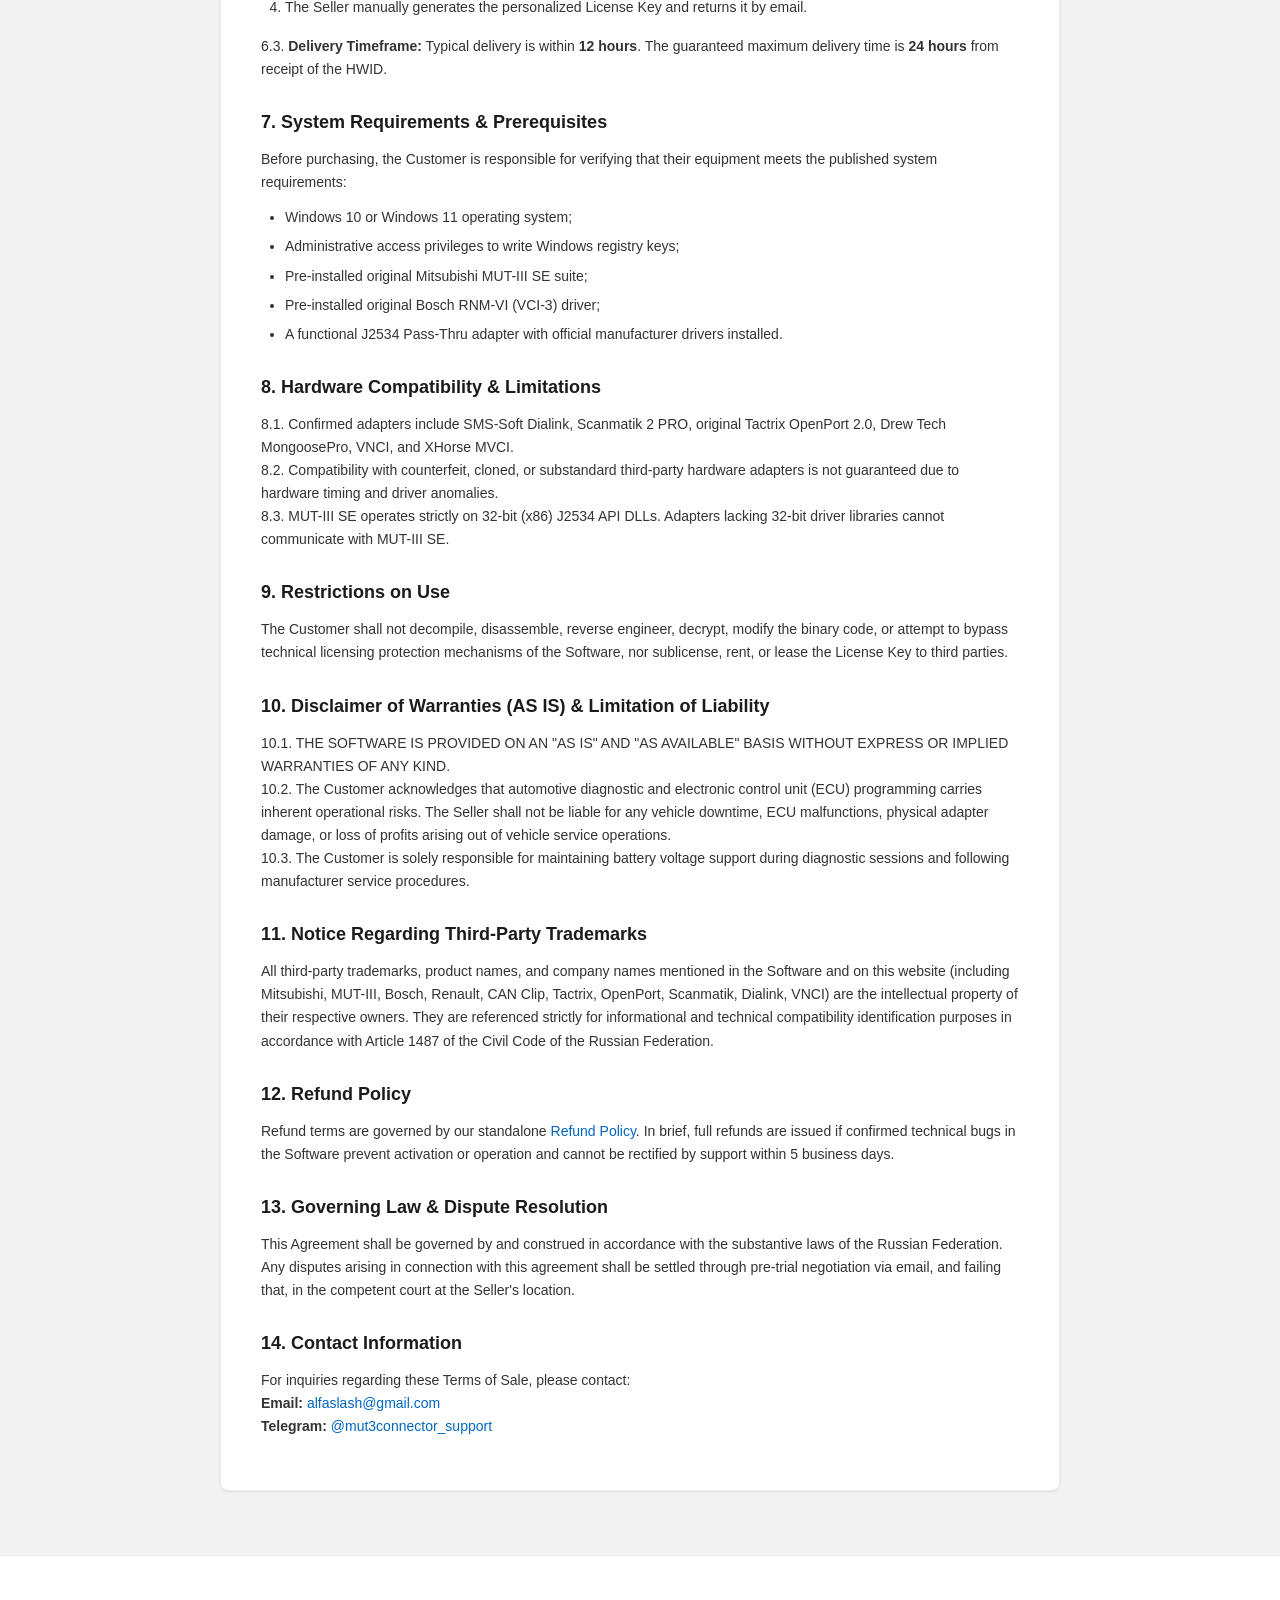
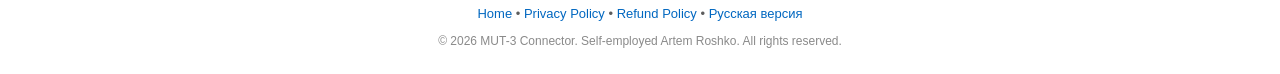
<file: terms/index.html>
<!DOCTYPE html>
<html lang="en">
<head>
  <meta charset="UTF-8">
  <meta name="viewport" content="width=device-width, initial-scale=1.0">
  <title>Terms of Sale &amp; Public Offer — MUT-3 Connector</title>
  <meta name="description" content="Terms of Sale, End-User License Agreement, and Public Offer for MUT-3 Connector personal software licenses.">
  <link rel="canonical" href="https://mut3connector.com/terms/">
  <link rel="icon" type="image/x-icon" href="../favicon.ico">
  <link rel="stylesheet" href="../assets/css/styles.css">

  <!-- Google Analytics / Google Tag Manager -->
  <script async src="https://www.googletagmanager.com/gtm.js?id=GTM-K7C29KTD"></script>
  <script>
    window.dataLayer = window.dataLayer || [];
    function gtag(){dataLayer.push(arguments);}
    gtag('js', new Date());
  </script>
</head>
<body>

  <!-- Site Header -->
  <header class="site-header">
    <div class="container header-inner">
      <a href="../" class="brand-link">
        <div class="brand-icon-tile">
          <img src="../assets/img/app_icon.png" alt="Logo" width="32" height="32">
        </div>
        <div class="brand-text">
          <span class="brand-title">MUT-3 Connector</span>
          <span class="brand-subtitle">Terms of Sale</span>
        </div>
      </a>

      <div class="header-actions">
        <a href="../ru/terms/" class="lang-selector-btn" title="Русская версия оферты">
          <span>Русский (RU)</span>
        </a>
        <a href="../#pricing" class="btn btn-primary btn-sm">Buy License</a>
      </div>
    </div>
  </header>

  <main class="legal-content-wrapper container">
    <div class="legal-document">
      <div class="legal-lang-switch-box">
        <span>Available in Russian:</span>
        <a href="../ru/terms/" style="font-weight: 600;">Перейти на русскую версию оферты &rarr;</a>
      </div>

      <h1>Terms of Sale &amp; Public Offer</h1>
      <div class="legal-meta">
        Effective date: January 1, 2026 • Last updated: October 2026 • Governing Law: Russian Federation
      </div>

      <p>
        This document constitutes a public offer in accordance with Article 437 of the Civil Code of the Russian Federation. By placing an order, completing payment, or downloading the software, you ("Customer", "User") agree to be bound by the terms and conditions outlined below.
      </p>

      <h2>1. Seller Information</h2>
      <p>
        <strong>Seller:</strong> Self-employed Artem Roshko (Taxpayer on Professional Income / NPD, Russian Federation)<br>
        <strong>Taxpayer ID (INN):</strong> 667000000000<br>
        <strong>Location:</strong> Yekaterinburg, Sverdlovsk Oblast, Russian Federation<br>
        <strong>Contact Email:</strong> <a href="mailto:alfaslash@gmail.com">alfaslash@gmail.com</a><br>
        <strong>Customer Support Hours:</strong> Monday – Sunday, 09:00 – 21:00 UTC+5
      </p>

      <h2>2. Definitions</h2>
      <ul>
        <li><strong>"Program" / "Software":</strong> The MUT-3 Connector computer program, including executable binaries, configuration libraries, documentation, and graphical assets.</li>
        <li><strong>"License":</strong> A simple (non-exclusive) perpetual right granted by the Seller to use the Software on a single computer.</li>
        <li><strong>"Hardware Identifier" (HWID):</strong> An anonymized, one-way cryptographic hash of the computer's hardware configuration calculated locally by the Program.</li>
        <li><strong>"License Key":</strong> A digital electronic signature file generated for a specific HWID that confirms authorization to operate the Program.</li>
      </ul>

      <h2>3. Subject of Agreement</h2>
      <p>
        The Seller grants the Customer a non-exclusive license to use MUT-3 Connector for its intended purpose: configuring Windows operating system registry parameters and drivers to enable communication between the Mitsubishi MUT-III SE diagnostic software suite and compatible J2534 Pass-Thru diagnostic adapters.
      </p>

      <h2>4. License Grant and Workstation Scope</h2>
      <p>
        4.1. The License is personal and perpetual for the lifetime of the activated personal computer or workstation.<br>
        4.2. <strong>One-Workstation Rule:</strong> Each purchased License Key permits activation and execution on one (1) specific computer corresponding to the provided HWID.<br>
        4.3. In the event of a documented motherboard replacement or hardware failure, the Customer may request a free replacement activation key by contacting support with their original purchase details.
      </p>

      <h2>5. Pricing and Payment Processing</h2>
      <p>
        5.1. The retail price for a Personal Perpetual License is <strong>$15 USD</strong> (or the approximate equivalent in EUR or RUB as shown at checkout).<br>
        5.2. Payments are securely processed through the hosted payment gateway of <strong>Robokassa</strong>.<br>
        5.3. All bank card payments are routed through the secure payment servers of the payment provider. The Seller does not receive, store, or process Customer cardholder credentials or CVV/CVC codes.<br>
        5.4. Currency conversion is handled by the Customer's issuing bank according to its prevailing foreign exchange rate. The final charged amount may vary slightly due to conversion fees.
      </p>

      <h2>6. Digital Delivery Terms</h2>
      <p>
        6.1. MUT-3 Connector is a <strong>100% digital software product</strong>. No physical goods, boxed packages, DVDs, or hardware dongles are shipped.<br>
        6.2. <strong>Fulfillment Process:</strong>
      </p>
      <ol>
        <li>Upon successful payment, the Customer receives download links to the current production software package.</li>
        <li>The Customer launches the software on their diagnostic workstation to obtain their unique HWID.</li>
        <li>The Customer replies to the order email or contacts <a href="mailto:alfaslash@gmail.com">alfaslash@gmail.com</a> with their order ID and HWID.</li>
        <li>The Seller manually generates the personalized License Key and returns it by email.</li>
      </ol>
      <p>
        6.3. <strong>Delivery Timeframe:</strong> Typical delivery is within <strong>12 hours</strong>. The guaranteed maximum delivery time is <strong>24 hours</strong> from receipt of the HWID.
      </p>

      <h2>7. System Requirements &amp; Prerequisites</h2>
      <p>
        Before purchasing, the Customer is responsible for verifying that their equipment meets the published system requirements:
      </p>
      <ul>
        <li>Windows 10 or Windows 11 operating system;</li>
        <li>Administrative access privileges to write Windows registry keys;</li>
        <li>Pre-installed original Mitsubishi MUT-III SE suite;</li>
        <li>Pre-installed original Bosch RNM-VI (VCI-3) driver;</li>
        <li>A functional J2534 Pass-Thru adapter with official manufacturer drivers installed.</li>
      </ul>

      <h2>8. Hardware Compatibility &amp; Limitations</h2>
      <p>
        8.1. Confirmed adapters include SMS-Soft Dialink, Scanmatik 2 PRO, original Tactrix OpenPort 2.0, Drew Tech MongoosePro, VNCI, and XHorse MVCI.<br>
        8.2. Compatibility with counterfeit, cloned, or substandard third-party hardware adapters is not guaranteed due to hardware timing and driver anomalies.<br>
        8.3. MUT-III SE operates strictly on 32-bit (x86) J2534 API DLLs. Adapters lacking 32-bit driver libraries cannot communicate with MUT-III SE.
      </p>

      <h2>9. Restrictions on Use</h2>
      <p>
        The Customer shall not decompile, disassemble, reverse engineer, decrypt, modify the binary code, or attempt to bypass technical licensing protection mechanisms of the Software, nor sublicense, rent, or lease the License Key to third parties.
      </p>

      <h2>10. Disclaimer of Warranties (AS IS) &amp; Limitation of Liability</h2>
      <p>
        10.1. THE SOFTWARE IS PROVIDED ON AN "AS IS" AND "AS AVAILABLE" BASIS WITHOUT EXPRESS OR IMPLIED WARRANTIES OF ANY KIND.<br>
        10.2. The Customer acknowledges that automotive diagnostic and electronic control unit (ECU) programming carries inherent operational risks. The Seller shall not be liable for any vehicle downtime, ECU malfunctions, physical adapter damage, or loss of profits arising out of vehicle service operations.<br>
        10.3. The Customer is solely responsible for maintaining battery voltage support during diagnostic sessions and following manufacturer service procedures.
      </p>

      <h2>11. Notice Regarding Third-Party Trademarks</h2>
      <p>
        All third-party trademarks, product names, and company names mentioned in the Software and on this website (including Mitsubishi, MUT-III, Bosch, Renault, CAN Clip, Tactrix, OpenPort, Scanmatik, Dialink, VNCI) are the intellectual property of their respective owners. They are referenced strictly for informational and technical compatibility identification purposes in accordance with Article 1487 of the Civil Code of the Russian Federation.
      </p>

      <h2>12. Refund Policy</h2>
      <p>
        Refund terms are governed by our standalone <a href="../refund/">Refund Policy</a>. In brief, full refunds are issued if confirmed technical bugs in the Software prevent activation or operation and cannot be rectified by support within 5 business days.
      </p>

      <h2>13. Governing Law &amp; Dispute Resolution</h2>
      <p>
        This Agreement shall be governed by and construed in accordance with the substantive laws of the Russian Federation. Any disputes arising in connection with this agreement shall be settled through pre-trial negotiation via email, and failing that, in the competent court at the Seller's location.
      </p>

      <h2>14. Contact Information</h2>
      <p>
        For inquiries regarding these Terms of Sale, please contact:<br>
        <strong>Email:</strong> <a href="mailto:alfaslash@gmail.com">alfaslash@gmail.com</a><br>
        <strong>Telegram:</strong> <a href="https://t.me/mut3connector_support">@mut3connector_support</a>
      </p>
    </div>
  </main>

  <!-- Site Footer -->
  <footer class="site-footer">
    <div class="container" style="text-align: center;">
      <p style="font-size: 13px; color: var(--text-secondary); margin-bottom: 8px;">
        <a href="../">Home</a> • <a href="../privacy/">Privacy Policy</a> • <a href="../refund/">Refund Policy</a> • <a href="../ru/terms/">Русская версия</a>
      </p>
      <p style="font-size: 12px; color: var(--text-tertiary);">
        &copy; 2026 MUT-3 Connector. Self-employed Artem Roshko. All rights reserved.
      </p>
    </div>
  </footer>

</body>
</html>
</file>
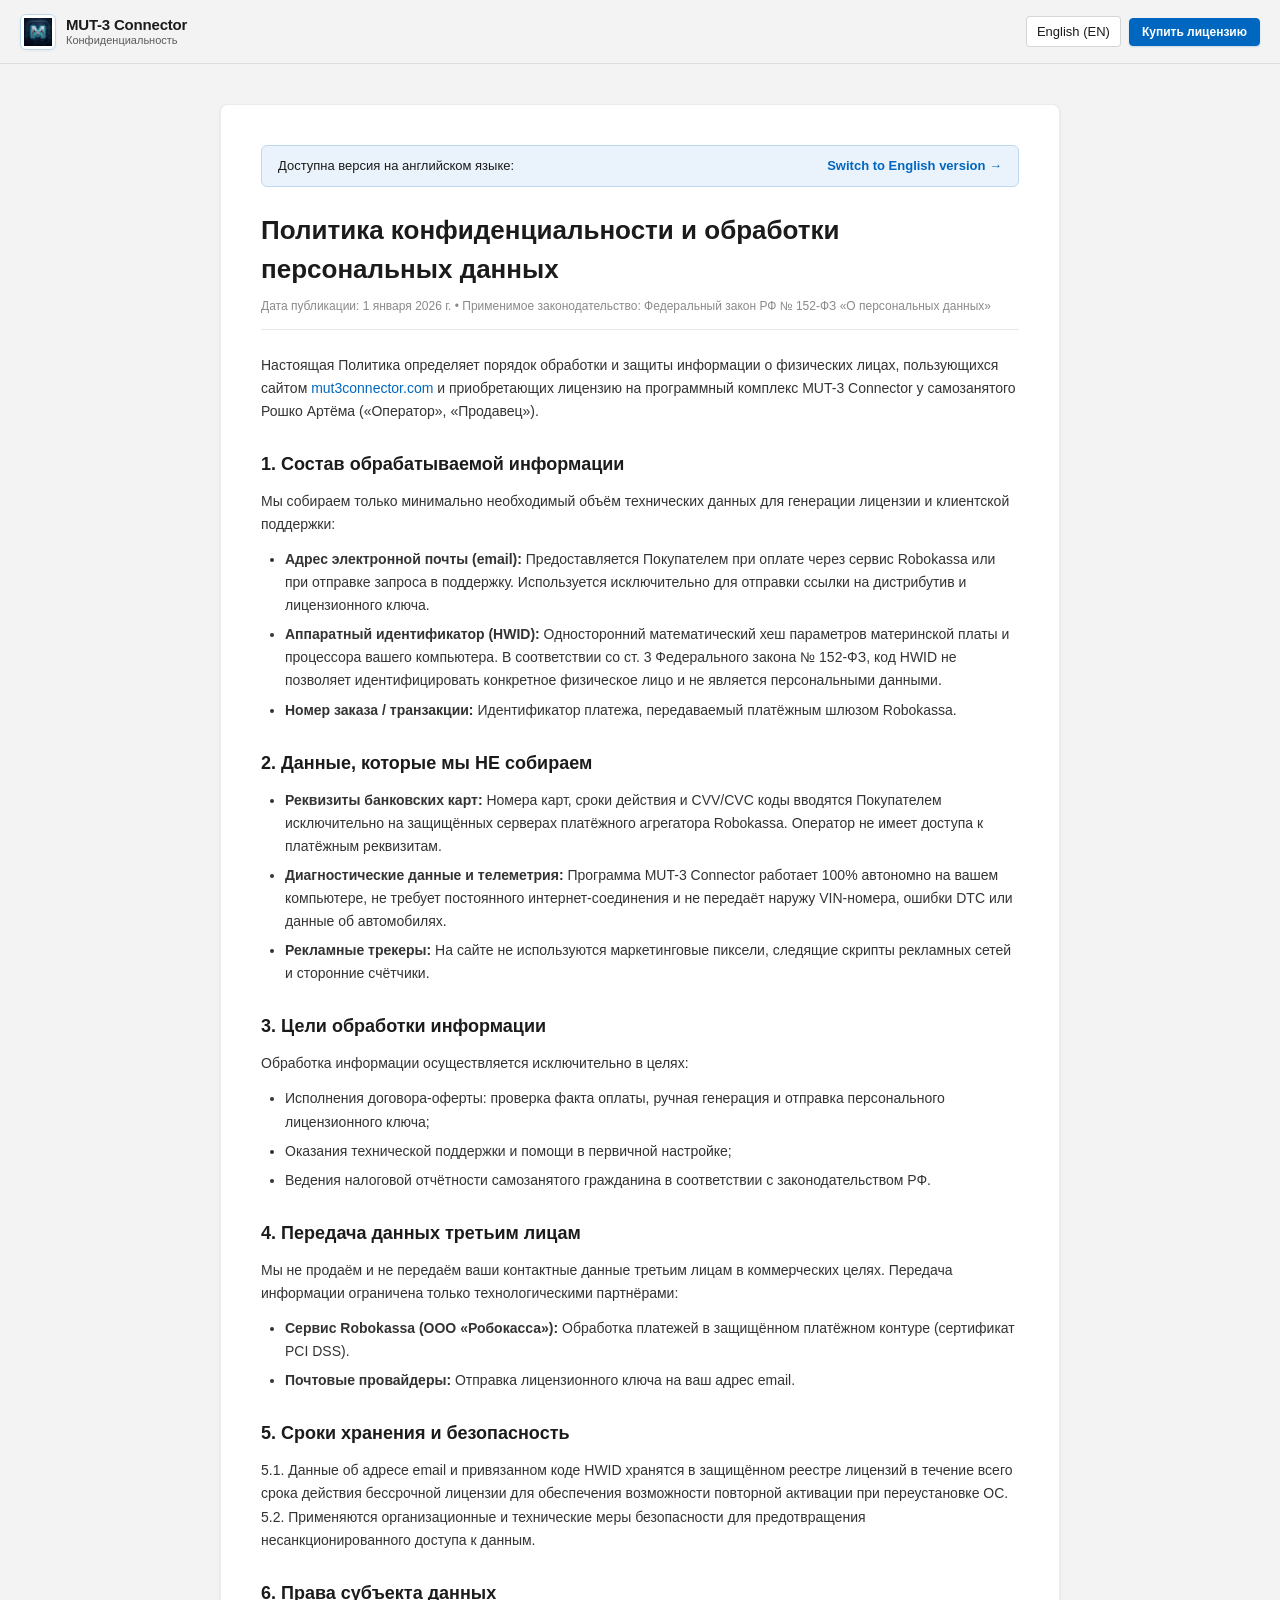
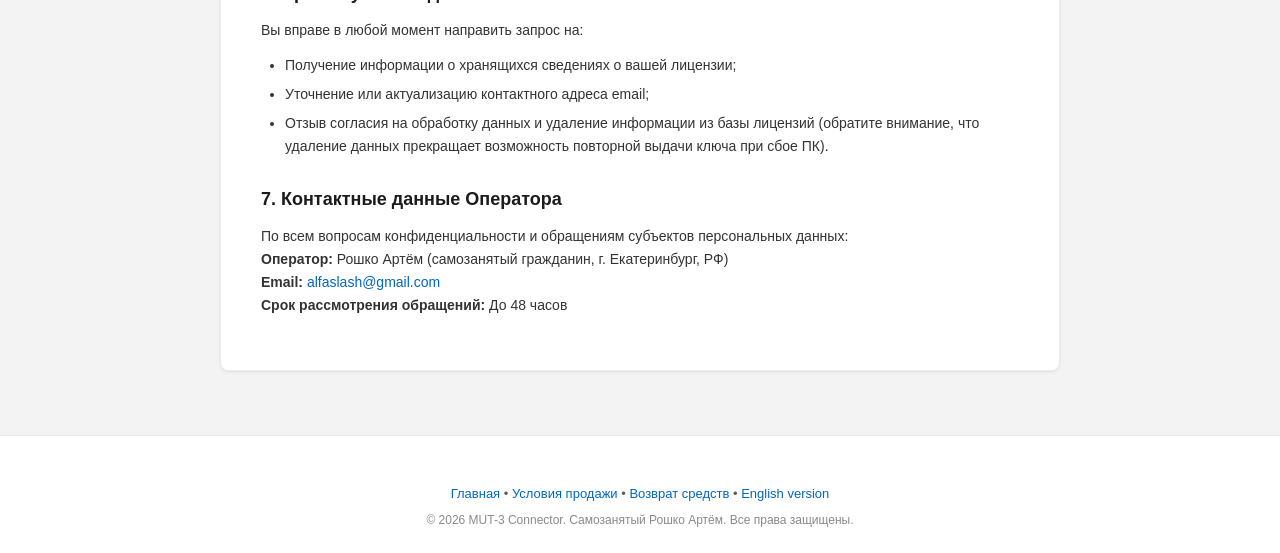
<file: ru/privacy/index.html>
<!DOCTYPE html>
<html lang="ru">
<head>
  <meta charset="UTF-8">
  <meta name="viewport" content="width=device-width, initial-scale=1.0">
  <title>Политика конфиденциальности — MUT-3 Connector</title>
  <meta name="description" content="Политика обработки персональных данных при использовании сайта и приобретении лицензии ПО MUT-3 Connector.">
  <link rel="canonical" href="https://mut3connector.com/ru/privacy/">
  <link rel="icon" type="image/x-icon" href="../../favicon.ico">
  <link rel="stylesheet" href="../../assets/css/styles.css">

  <!-- Google Analytics / Google Tag Manager -->
  <script async src="https://www.googletagmanager.com/gtm.js?id=GTM-K7C29KTD"></script>
  <script>
    window.dataLayer = window.dataLayer || [];
    function gtag(){dataLayer.push(arguments);}
    gtag('js', new Date());
  </script>
</head>
<body>

  <!-- Site Header -->
  <header class="site-header">
    <div class="container header-inner">
      <a href="../../" class="brand-link">
        <div class="brand-icon-tile">
          <img src="../../assets/img/app_icon.png" alt="Логотип" width="32" height="32">
        </div>
        <div class="brand-text">
          <span class="brand-title">MUT-3 Connector</span>
          <span class="brand-subtitle">Конфиденциальность</span>
        </div>
      </a>

      <div class="header-actions">
        <a href="../../privacy/" class="lang-selector-btn" title="English version">
          <span>English (EN)</span>
        </a>
        <a href="../../#pricing" class="btn btn-primary btn-sm">Купить лицензию</a>
      </div>
    </div>
  </header>

  <main class="legal-content-wrapper container">
    <div class="legal-document">
      <div class="legal-lang-switch-box">
        <span>Доступна версия на английском языке:</span>
        <a href="../../privacy/" style="font-weight: 600;">Switch to English version &rarr;</a>
      </div>

      <h1>Политика конфиденциальности и обработки персональных данных</h1>
      <div class="legal-meta">
        Дата публикации: 1 января 2026 г. • Применимое законодательство: Федеральный закон РФ № 152-ФЗ «О персональных данных»
      </div>

      <p>
        Настоящая Политика определяет порядок обработки и защиты информации о физических лицах, пользующихся сайтом <a href="https://mut3connector.com">mut3connector.com</a> и приобретающих лицензию на программный комплекс MUT-3 Connector у самозанятого Рошко Артёма («Оператор», «Продавец»).
      </p>

      <h2>1. Состав обрабатываемой информации</h2>
      <p>
        Мы собираем только минимально необходимый объём технических данных для генерации лицензии и клиентской поддержки:
      </p>
      <ul>
        <li><strong>Адрес электронной почты (email):</strong> Предоставляется Покупателем при оплате через сервис Robokassa или при отправке запроса в поддержку. Используется исключительно для отправки ссылки на дистрибутив и лицензионного ключа.</li>
        <li><strong>Аппаратный идентификатор (HWID):</strong> Односторонний математический хеш параметров материнской платы и процессора вашего компьютера. В соответствии со ст. 3 Федерального закона № 152-ФЗ, код HWID не позволяет идентифицировать конкретное физическое лицо и не является персональными данными.</li>
        <li><strong>Номер заказа / транзакции:</strong> Идентификатор платежа, передаваемый платёжным шлюзом Robokassa.</li>
      </ul>

      <h2>2. Данные, которые мы НЕ собираем</h2>
      <ul>
        <li><strong>Реквизиты банковских карт:</strong> Номера карт, сроки действия и CVV/CVC коды вводятся Покупателем исключительно на защищённых серверах платёжного агрегатора Robokassa. Оператор не имеет доступа к платёжным реквизитам.</li>
        <li><strong>Диагностические данные и телеметрия:</strong> Программа MUT-3 Connector работает 100% автономно на вашем компьютере, не требует постоянного интернет-соединения и не передаёт наружу VIN-номера, ошибки DTC или данные об автомобилях.</li>
        <li><strong>Рекламные трекеры:</strong> На сайте не используются маркетинговые пиксели, следящие скрипты рекламных сетей и сторонние счётчики.</li>
      </ul>

      <h2>3. Цели обработки информации</h2>
      <p>
        Обработка информации осуществляется исключительно в целях:
      </p>
      <ul>
        <li>Исполнения договора-оферты: проверка факта оплаты, ручная генерация и отправка персонального лицензионного ключа;</li>
        <li>Оказания технической поддержки и помощи в первичной настройке;</li>
        <li>Ведения налоговой отчётности самозанятого гражданина в соответствии с законодательством РФ.</li>
      </ul>

      <h2>4. Передача данных третьим лицам</h2>
      <p>
        Мы не продаём и не передаём ваши контактные данные третьим лицам в коммерческих целях. Передача информации ограничена только технологическими партнёрами:
      </p>
      <ul>
        <li><strong>Сервис Robokassa (ООО «Робокасса»):</strong> Обработка платежей в защищённом платёжном контуре (сертификат PCI DSS).</li>
        <li><strong>Почтовые провайдеры:</strong> Отправка лицензионного ключа на ваш адрес email.</li>
      </ul>

      <h2>5. Сроки хранения и безопасность</h2>
      <p>
        5.1. Данные об адресе email и привязанном коде HWID хранятся в защищённом реестре лицензий в течение всего срока действия бессрочной лицензии для обеспечения возможности повторной активации при переустановке ОС.<br>
        5.2. Применяются организационные и технические меры безопасности для предотвращения несанкционированного доступа к данным.
      </p>

      <h2>6. Права субъекта данных</h2>
      <p>
        Вы вправе в любой момент направить запрос на:
      </p>
      <ul>
        <li>Получение информации о хранящихся сведениях о вашей лицензии;</li>
        <li>Уточнение или актуализацию контактного адреса email;</li>
        <li>Отзыв согласия на обработку данных и удаление информации из базы лицензий (обратите внимание, что удаление данных прекращает возможность повторной выдачи ключа при сбое ПК).</li>
      </ul>

      <h2>7. Контактные данные Оператора</h2>
      <p>
        По всем вопросам конфиденциальности и обращениям субъектов персональных данных:<br>
        <strong>Оператор:</strong> Рошко Артём (самозанятый гражданин, г. Екатеринбург, РФ)<br>
        <strong>Email:</strong> <a href="mailto:alfaslash@gmail.com">alfaslash@gmail.com</a><br>
        <strong>Срок рассмотрения обращений:</strong> До 48 часов
      </p>
    </div>
  </main>

  <!-- Site Footer -->
  <footer class="site-footer">
    <div class="container" style="text-align: center;">
      <p style="font-size: 13px; color: var(--text-secondary); margin-bottom: 8px;">
        <a href="../../">Главная</a> • <a href="../terms/">Условия продажи</a> • <a href="../refund/">Возврат средств</a> • <a href="../../privacy/">English version</a>
      </p>
      <p style="font-size: 12px; color: var(--text-tertiary);">
        &copy; 2026 MUT-3 Connector. Самозанятый Рошко Артём. Все права защищены.
      </p>
    </div>
  </footer>

</body>
</html>
</file>
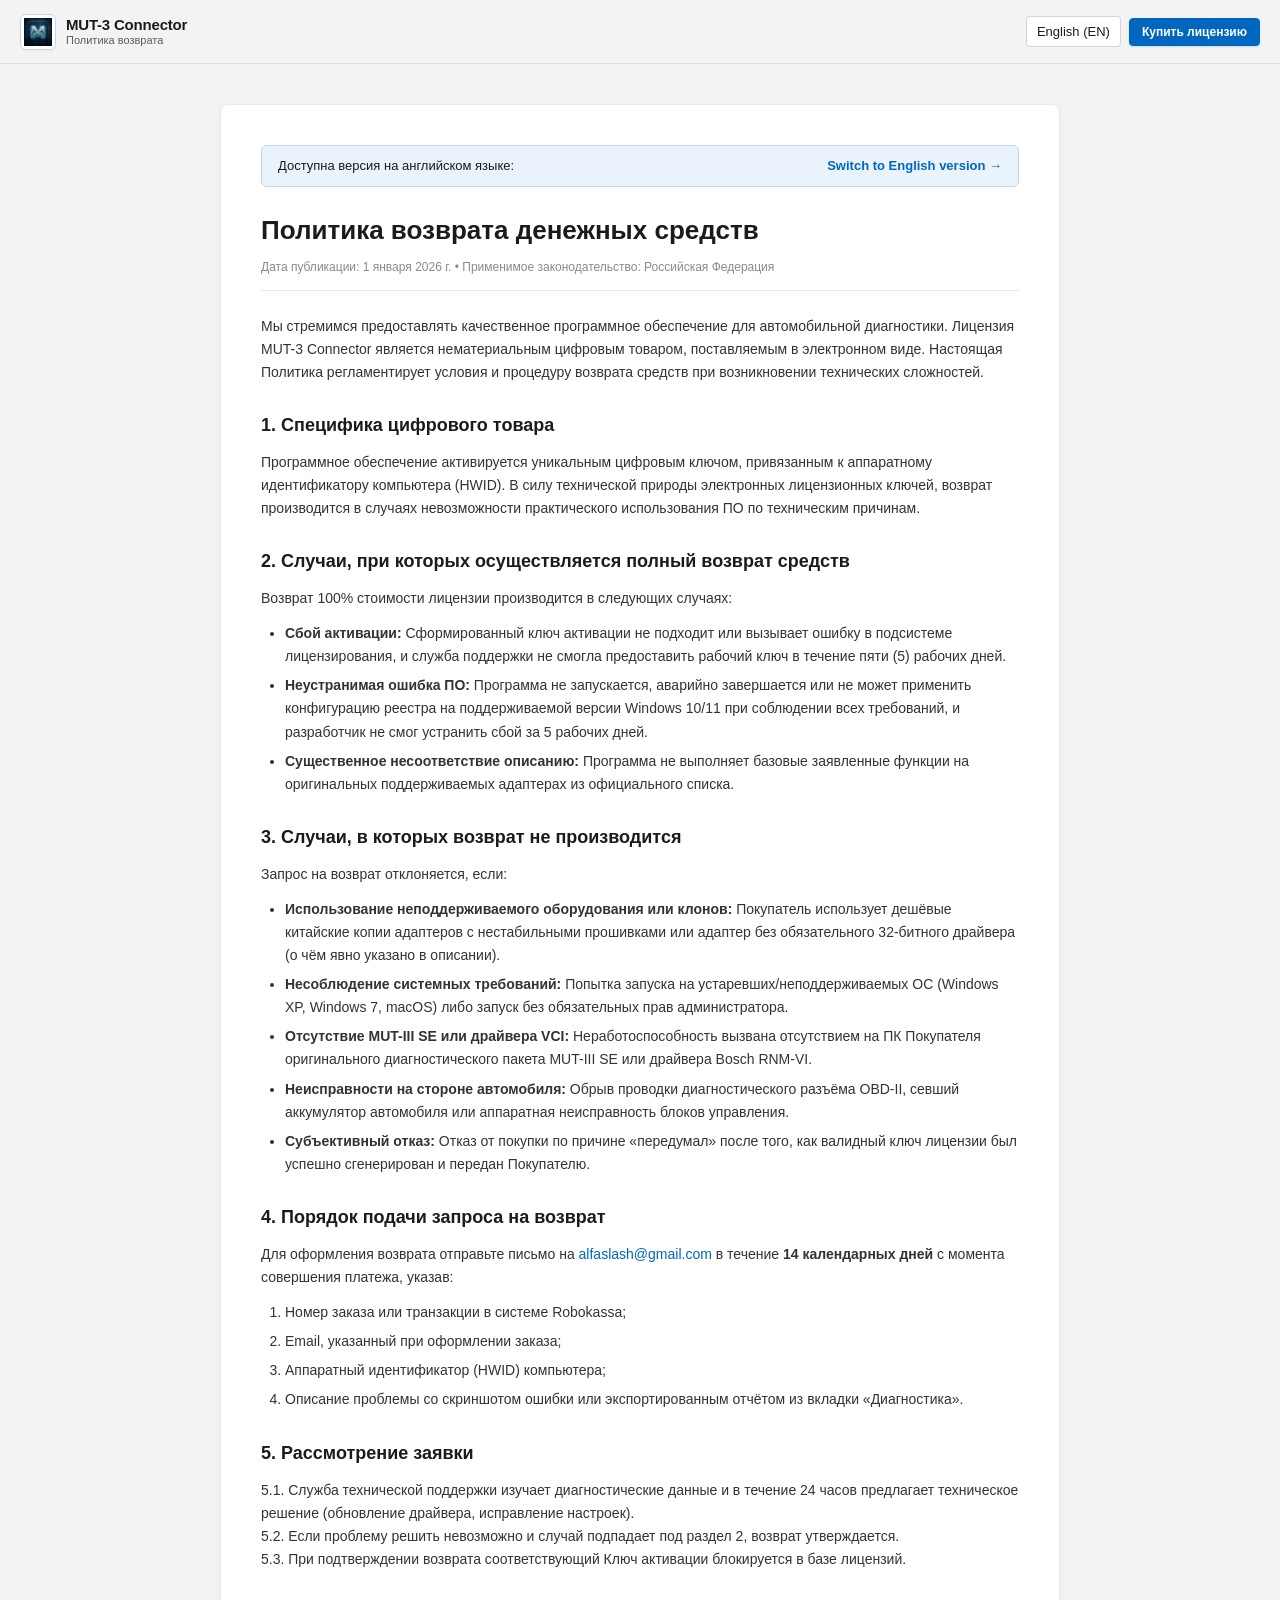
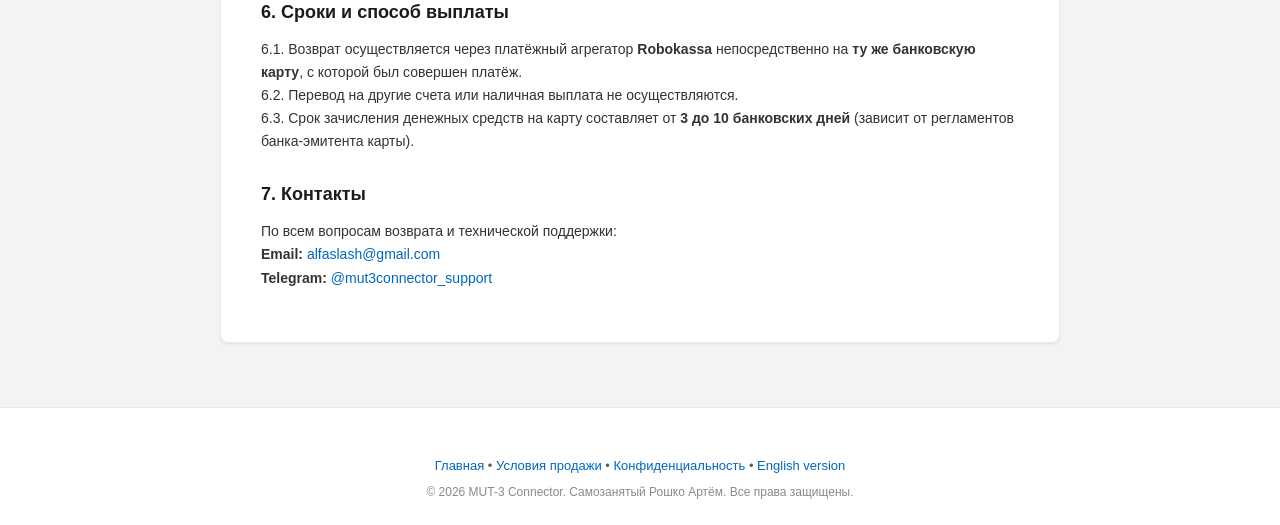
<file: ru/refund/index.html>
<!DOCTYPE html>
<html lang="ru">
<head>
  <meta charset="UTF-8">
  <meta name="viewport" content="width=device-width, initial-scale=1.0">
  <title>Политика возврата средств — MUT-3 Connector</title>
  <meta name="description" content="Условия и порядок возврата денежных средств при покупке лицензии MUT-3 Connector через сервис Robokassa.">
  <link rel="canonical" href="https://mut3connector.com/ru/refund/">
  <link rel="icon" type="image/x-icon" href="../../favicon.ico">
  <link rel="stylesheet" href="../../assets/css/styles.css">

  <!-- Google Analytics / Google Tag Manager -->
  <script async src="https://www.googletagmanager.com/gtm.js?id=GTM-K7C29KTD"></script>
  <script>
    window.dataLayer = window.dataLayer || [];
    function gtag(){dataLayer.push(arguments);}
    gtag('js', new Date());
  </script>
</head>
<body>

  <!-- Site Header -->
  <header class="site-header">
    <div class="container header-inner">
      <a href="../../" class="brand-link">
        <div class="brand-icon-tile">
          <img src="../../assets/img/app_icon.png" alt="Логотип" width="32" height="32">
        </div>
        <div class="brand-text">
          <span class="brand-title">MUT-3 Connector</span>
          <span class="brand-subtitle">Политика возврата</span>
        </div>
      </a>

      <div class="header-actions">
        <a href="../../refund/" class="lang-selector-btn" title="English version">
          <span>English (EN)</span>
        </a>
        <a href="../../#pricing" class="btn btn-primary btn-sm">Купить лицензию</a>
      </div>
    </div>
  </header>

  <main class="legal-content-wrapper container">
    <div class="legal-document">
      <div class="legal-lang-switch-box">
        <span>Доступна версия на английском языке:</span>
        <a href="../../refund/" style="font-weight: 600;">Switch to English version &rarr;</a>
      </div>

      <h1>Политика возврата денежных средств</h1>
      <div class="legal-meta">
        Дата публикации: 1 января 2026 г. • Применимое законодательство: Российская Федерация
      </div>

      <p>
        Мы стремимся предоставлять качественное программное обеспечение для автомобильной диагностики. Лицензия MUT-3 Connector является нематериальным цифровым товаром, поставляемым в электронном виде. Настоящая Политика регламентирует условия и процедуру возврата средств при возникновении технических сложностей.
      </p>

      <h2>1. Специфика цифрового товара</h2>
      <p>
        Программное обеспечение активируется уникальным цифровым ключом, привязанным к аппаратному идентификатору компьютера (HWID). В силу технической природы электронных лицензионных ключей, возврат производится в случаях невозможности практического использования ПО по техническим причинам.
      </p>

      <h2>2. Случаи, при которых осуществляется полный возврат средств</h2>
      <p>
        Возврат 100% стоимости лицензии производится в следующих случаях:
      </p>
      <ul>
        <li><strong>Сбой активации:</strong> Сформированный ключ активации не подходит или вызывает ошибку в подсистеме лицензирования, и служба поддержки не смогла предоставить рабочий ключ в течение пяти (5) рабочих дней.</li>
        <li><strong>Неустранимая ошибка ПО:</strong> Программа не запускается, аварийно завершается или не может применить конфигурацию реестра на поддерживаемой версии Windows 10/11 при соблюдении всех требований, и разработчик не смог устранить сбой за 5 рабочих дней.</li>
        <li><strong>Существенное несоответствие описанию:</strong> Программа не выполняет базовые заявленные функции на оригинальных поддерживаемых адаптерах из официального списка.</li>
      </ul>

      <h2>3. Случаи, в которых возврат не производится</h2>
      <p>
        Запрос на возврат отклоняется, если:
      </p>
      <ul>
        <li><strong>Использование неподдерживаемого оборудования или клонов:</strong> Покупатель использует дешёвые китайские копии адаптеров с нестабильными прошивками или адаптер без обязательного 32-битного драйвера (о чём явно указано в описании).</li>
        <li><strong>Несоблюдение системных требований:</strong> Попытка запуска на устаревших/неподдерживаемых ОС (Windows XP, Windows 7, macOS) либо запуск без обязательных прав администратора.</li>
        <li><strong>Отсутствие MUT-III SE или драйвера VCI:</strong> Неработоспособность вызвана отсутствием на ПК Покупателя оригинального диагностического пакета MUT-III SE или драйвера Bosch RNM-VI.</li>
        <li><strong>Неисправности на стороне автомобиля:</strong> Обрыв проводки диагностического разъёма OBD-II, севший аккумулятор автомобиля или аппаратная неисправность блоков управления.</li>
        <li><strong>Субъективный отказ:</strong> Отказ от покупки по причине «передумал» после того, как валидный ключ лицензии был успешно сгенерирован и передан Покупателю.</li>
      </ul>

      <h2>4. Порядок подачи запроса на возврат</h2>
      <p>
        Для оформления возврата отправьте письмо на <a href="mailto:alfaslash@gmail.com">alfaslash@gmail.com</a> в течение <strong>14 календарных дней</strong> с момента совершения платежа, указав:
      </p>
      <ol>
        <li>Номер заказа или транзакции в системе Robokassa;</li>
        <li>Email, указанный при оформлении заказа;</li>
        <li>Аппаратный идентификатор (HWID) компьютера;</li>
        <li>Описание проблемы со скриншотом ошибки или экспортированным отчётом из вкладки «Диагностика».</li>
      </ol>

      <h2>5. Рассмотрение заявки</h2>
      <p>
        5.1. Служба технической поддержки изучает диагностические данные и в течение 24 часов предлагает техническое решение (обновление драйвера, исправление настроек).<br>
        5.2. Если проблему решить невозможно и случай подпадает под раздел 2, возврат утверждается.<br>
        5.3. При подтверждении возврата соответствующий Ключ активации блокируется в базе лицензий.
      </p>

      <h2>6. Сроки и способ выплаты</h2>
      <p>
        6.1. Возврат осуществляется через платёжный агрегатор <strong>Robokassa</strong> непосредственно на <strong>ту же банковскую карту</strong>, с которой был совершен платёж.<br>
        6.2. Перевод на другие счета или наличная выплата не осуществляются.<br>
        6.3. Срок зачисления денежных средств на карту составляет от <strong>3 до 10 банковских дней</strong> (зависит от регламентов банка-эмитента карты).
      </p>

      <h2>7. Контакты</h2>
      <p>
        По всем вопросам возврата и технической поддержки:<br>
        <strong>Email:</strong> <a href="mailto:alfaslash@gmail.com">alfaslash@gmail.com</a><br>
        <strong>Telegram:</strong> <a href="https://t.me/mut3connector_support">@mut3connector_support</a>
      </p>
    </div>
  </main>

  <!-- Site Footer -->
  <footer class="site-footer">
    <div class="container" style="text-align: center;">
      <p style="font-size: 13px; color: var(--text-secondary); margin-bottom: 8px;">
        <a href="../../">Главная</a> • <a href="../terms/">Условия продажи</a> • <a href="../privacy/">Конфиденциальность</a> • <a href="../../refund/">English version</a>
      </p>
      <p style="font-size: 12px; color: var(--text-tertiary);">
        &copy; 2026 MUT-3 Connector. Самозанятый Рошко Артём. Все права защищены.
      </p>
    </div>
  </footer>

</body>
</html>
</file>
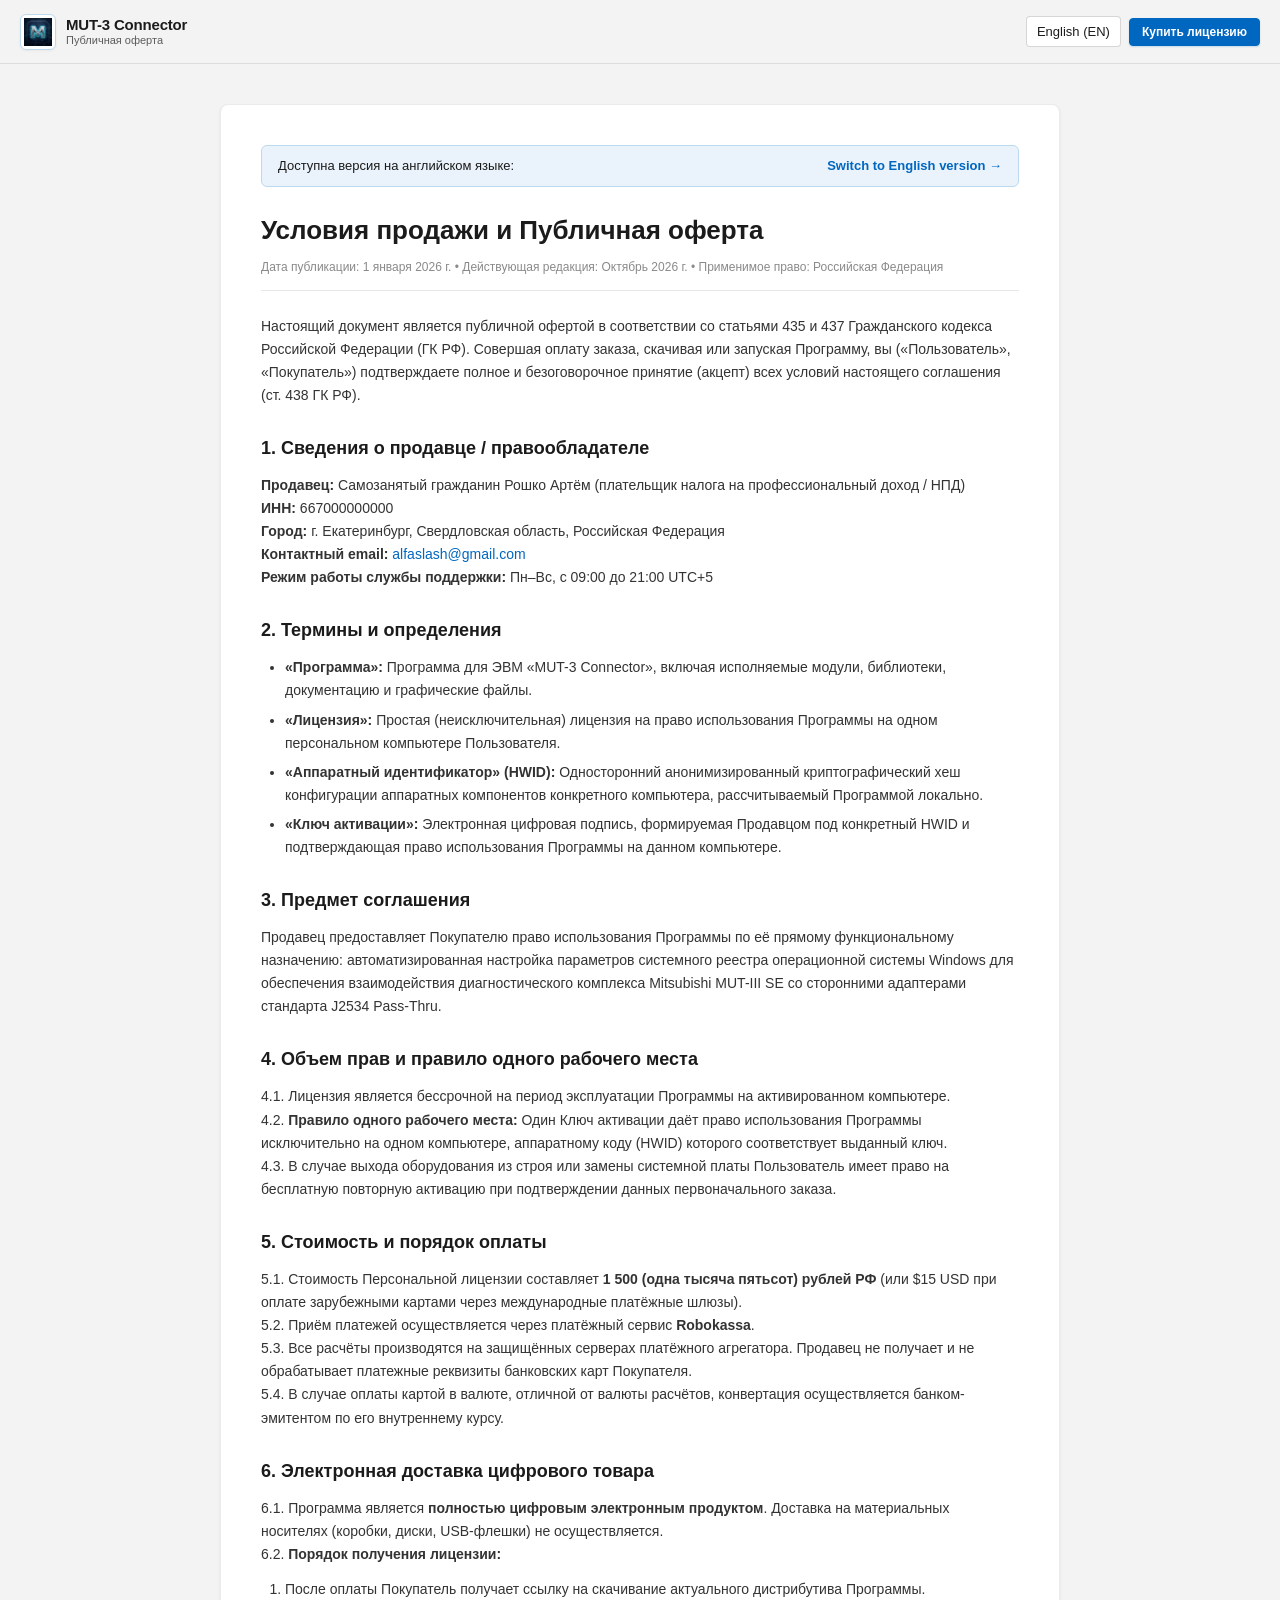
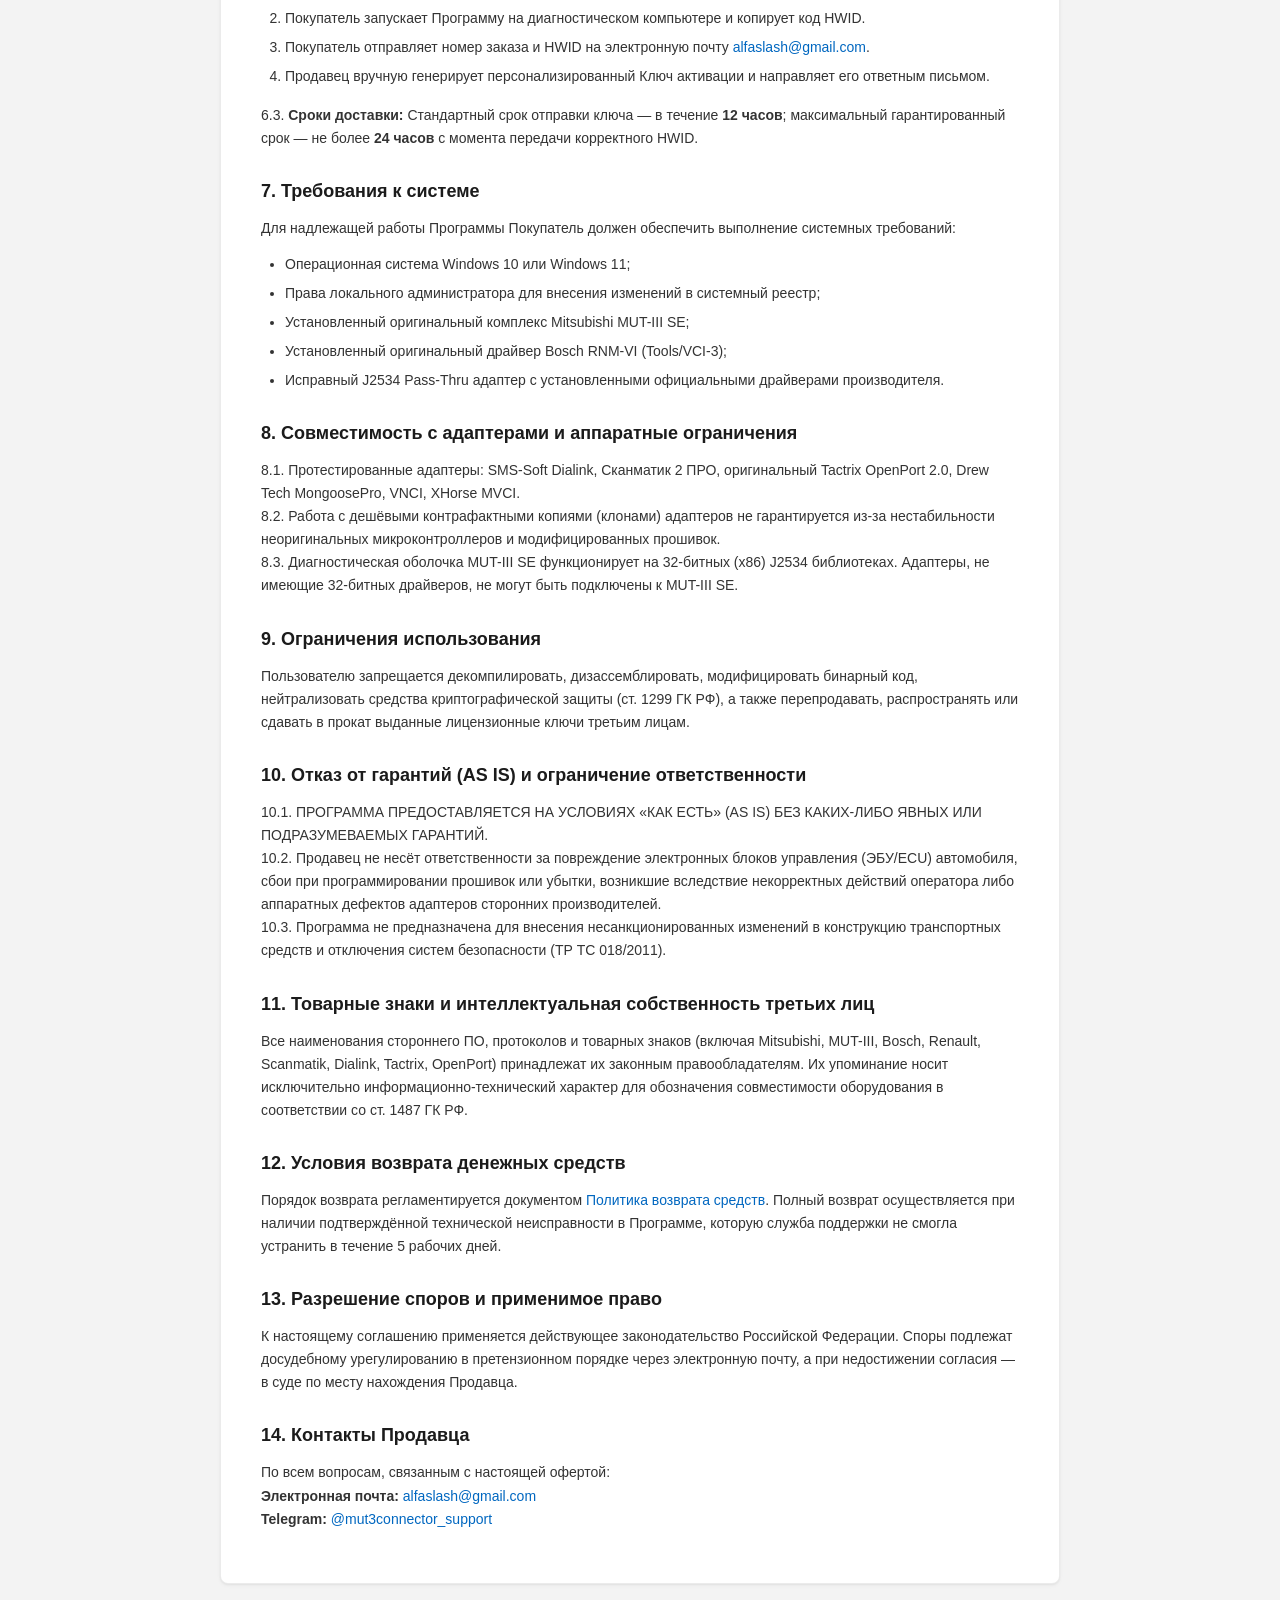
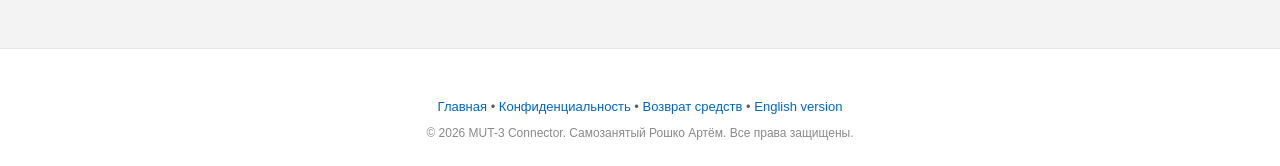
<file: ru/terms/index.html>
<!DOCTYPE html>
<html lang="ru">
<head>
  <meta charset="UTF-8">
  <meta name="viewport" content="width=device-width, initial-scale=1.0">
  <title>Условия продажи и Публичная оферта — MUT-3 Connector</title>
  <meta name="description" content="Публичная оферта и лицензионный договор на право использования программного обеспечения MUT-3 Connector.">
  <link rel="canonical" href="https://mut3connector.com/ru/terms/">
  <link rel="icon" type="image/x-icon" href="../../favicon.ico">
  <link rel="stylesheet" href="../../assets/css/styles.css">

  <!-- Google Analytics / Google Tag Manager -->
  <script async src="https://www.googletagmanager.com/gtm.js?id=GTM-K7C29KTD"></script>
  <script>
    window.dataLayer = window.dataLayer || [];
    function gtag(){dataLayer.push(arguments);}
    gtag('js', new Date());
  </script>
</head>
<body>

  <!-- Site Header -->
  <header class="site-header">
    <div class="container header-inner">
      <a href="../../" class="brand-link">
        <div class="brand-icon-tile">
          <img src="../../assets/img/app_icon.png" alt="Логотип" width="32" height="32">
        </div>
        <div class="brand-text">
          <span class="brand-title">MUT-3 Connector</span>
          <span class="brand-subtitle">Публичная оферта</span>
        </div>
      </a>

      <div class="header-actions">
        <a href="../../terms/" class="lang-selector-btn" title="English version">
          <span>English (EN)</span>
        </a>
        <a href="../../#pricing" class="btn btn-primary btn-sm">Купить лицензию</a>
      </div>
    </div>
  </header>

  <main class="legal-content-wrapper container">
    <div class="legal-document">
      <div class="legal-lang-switch-box">
        <span>Доступна версия на английском языке:</span>
        <a href="../../terms/" style="font-weight: 600;">Switch to English version &rarr;</a>
      </div>

      <h1>Условия продажи и Публичная оферта</h1>
      <div class="legal-meta">
        Дата публикации: 1 января 2026 г. • Действующая редакция: Октябрь 2026 г. • Применимое право: Российская Федерация
      </div>

      <p>
        Настоящий документ является публичной офертой в соответствии со статьями 435 и 437 Гражданского кодекса Российской Федерации (ГК РФ). Совершая оплату заказа, скачивая или запуская Программу, вы («Пользователь», «Покупатель») подтверждаете полное и безоговорочное принятие (акцепт) всех условий настоящего соглашения (ст. 438 ГК РФ).
      </p>

      <h2>1. Сведения о продавце / правообладателе</h2>
      <p>
        <strong>Продавец:</strong> Самозанятый гражданин Рошко Артём (плательщик налога на профессиональный доход / НПД)<br>
        <strong>ИНН:</strong> 667000000000<br>
        <strong>Город:</strong> г. Екатеринбург, Свердловская область, Российская Федерация<br>
        <strong>Контактный email:</strong> <a href="mailto:alfaslash@gmail.com">alfaslash@gmail.com</a><br>
        <strong>Режим работы службы поддержки:</strong> Пн–Вс, с 09:00 до 21:00 UTC+5
      </p>

      <h2>2. Термины и определения</h2>
      <ul>
        <li><strong>«Программа»:</strong> Программа для ЭВМ «MUT-3 Connector», включая исполняемые модули, библиотеки, документацию и графические файлы.</li>
        <li><strong>«Лицензия»:</strong> Простая (неисключительная) лицензия на право использования Программы на одном персональном компьютере Пользователя.</li>
        <li><strong>«Аппаратный идентификатор» (HWID):</strong> Односторонний анонимизированный криптографический хеш конфигурации аппаратных компонентов конкретного компьютера, рассчитываемый Программой локально.</li>
        <li><strong>«Ключ активации»:</strong> Электронная цифровая подпись, формируемая Продавцом под конкретный HWID и подтверждающая право использования Программы на данном компьютере.</li>
      </ul>

      <h2>3. Предмет соглашения</h2>
      <p>
        Продавец предоставляет Покупателю право использования Программы по её прямому функциональному назначению: автоматизированная настройка параметров системного реестра операционной системы Windows для обеспечения взаимодействия диагностического комплекса Mitsubishi MUT-III SE со сторонними адаптерами стандарта J2534 Pass-Thru.
      </p>

      <h2>4. Объем прав и правило одного рабочего места</h2>
      <p>
        4.1. Лицензия является бессрочной на период эксплуатации Программы на активированном компьютере.<br>
        4.2. <strong>Правило одного рабочего места:</strong> Один Ключ активации даёт право использования Программы исключительно на одном компьютере, аппаратному коду (HWID) которого соответствует выданный ключ.<br>
        4.3. В случае выхода оборудования из строя или замены системной платы Пользователь имеет право на бесплатную повторную активацию при подтверждении данных первоначального заказа.
      </p>

      <h2>5. Стоимость и порядок оплаты</h2>
      <p>
        5.1. Стоимость Персональной лицензии составляет <strong>1 500 (одна тысяча пятьсот) рублей РФ</strong> (или $15 USD при оплате зарубежными картами через международные платёжные шлюзы).<br>
        5.2. Приём платежей осуществляется через платёжный сервис <strong>Robokassa</strong>.<br>
        5.3. Все расчёты производятся на защищённых серверах платёжного агрегатора. Продавец не получает и не обрабатывает платежные реквизиты банковских карт Покупателя.<br>
        5.4. В случае оплаты картой в валюте, отличной от валюты расчётов, конвертация осуществляется банком-эмитентом по его внутреннему курсу.
      </p>

      <h2>6. Электронная доставка цифрового товара</h2>
      <p>
        6.1. Программа является <strong>полностью цифровым электронным продуктом</strong>. Доставка на материальных носителях (коробки, диски, USB-флешки) не осуществляется.<br>
        6.2. <strong>Порядок получения лицензии:</strong>
      </p>
      <ol>
        <li>После оплаты Покупатель получает ссылку на скачивание актуального дистрибутива Программы.</li>
        <li>Покупатель запускает Программу на диагностическом компьютере и копирует код HWID.</li>
        <li>Покупатель отправляет номер заказа и HWID на электронную почту <a href="mailto:alfaslash@gmail.com">alfaslash@gmail.com</a>.</li>
        <li>Продавец вручную генерирует персонализированный Ключ активации и направляет его ответным письмом.</li>
      </ol>
      <p>
        6.3. <strong>Сроки доставки:</strong> Стандартный срок отправки ключа — в течение <strong>12 часов</strong>; максимальный гарантированный срок — не более <strong>24 часов</strong> с момента передачи корректного HWID.
      </p>

      <h2>7. Требования к системе</h2>
      <p>
        Для надлежащей работы Программы Покупатель должен обеспечить выполнение системных требований:
      </p>
      <ul>
        <li>Операционная система Windows 10 или Windows 11;</li>
        <li>Права локального администратора для внесения изменений в системный реестр;</li>
        <li>Установленный оригинальный комплекс Mitsubishi MUT-III SE;</li>
        <li>Установленный оригинальный драйвер Bosch RNM-VI (Tools/VCI-3);</li>
        <li>Исправный J2534 Pass-Thru адаптер с установленными официальными драйверами производителя.</li>
      </ul>

      <h2>8. Совместимость с адаптерами и аппаратные ограничения</h2>
      <p>
        8.1. Протестированные адаптеры: SMS-Soft Dialink, Сканматик 2 ПРО, оригинальный Tactrix OpenPort 2.0, Drew Tech MongoosePro, VNCI, XHorse MVCI.<br>
        8.2. Работа с дешёвыми контрафактными копиями (клонами) адаптеров не гарантируется из-за нестабильности неоригинальных микроконтроллеров и модифицированных прошивок.<br>
        8.3. Диагностическая оболочка MUT-III SE функционирует на 32-битных (x86) J2534 библиотеках. Адаптеры, не имеющие 32-битных драйверов, не могут быть подключены к MUT-III SE.
      </p>

      <h2>9. Ограничения использования</h2>
      <p>
        Пользователю запрещается декомпилировать, дизассемблировать, модифицировать бинарный код, нейтрализовать средства криптографической защиты (ст. 1299 ГК РФ), а также перепродавать, распространять или сдавать в прокат выданные лицензионные ключи третьим лицам.
      </p>

      <h2>10. Отказ от гарантий (AS IS) и ограничение ответственности</h2>
      <p>
        10.1. ПРОГРАММА ПРЕДОСТАВЛЯЕТСЯ НА УСЛОВИЯХ «КАК ЕСТЬ» (AS IS) БЕЗ КАКИХ-ЛИБО ЯВНЫХ ИЛИ ПОДРАЗУМЕВАЕМЫХ ГАРАНТИЙ.<br>
        10.2. Продавец не несёт ответственности за повреждение электронных блоков управления (ЭБУ/ECU) автомобиля, сбои при программировании прошивок или убытки, возникшие вследствие некорректных действий оператора либо аппаратных дефектов адаптеров сторонних производителей.<br>
        10.3. Программа не предназначена для внесения несанкционированных изменений в конструкцию транспортных средств и отключения систем безопасности (ТР ТС 018/2011).
      </p>

      <h2>11. Товарные знаки и интеллектуальная собственность третьих лиц</h2>
      <p>
        Все наименования стороннего ПО, протоколов и товарных знаков (включая Mitsubishi, MUT-III, Bosch, Renault, Scanmatik, Dialink, Tactrix, OpenPort) принадлежат их законным правообладателям. Их упоминание носит исключительно информационно-технический характер для обозначения совместимости оборудования в соответствии со ст. 1487 ГК РФ.
      </p>

      <h2>12. Условия возврата денежных средств</h2>
      <p>
        Порядок возврата регламентируется документом <a href="../refund/">Политика возврата средств</a>. Полный возврат осуществляется при наличии подтверждённой технической неисправности в Программе, которую служба поддержки не смогла устранить в течение 5 рабочих дней.
      </p>

      <h2>13. Разрешение споров и применимое право</h2>
      <p>
        К настоящему соглашению применяется действующее законодательство Российской Федерации. Споры подлежат досудебному урегулированию в претензионном порядке через электронную почту, а при недостижении согласия — в суде по месту нахождения Продавца.
      </p>

      <h2>14. Контакты Продавца</h2>
      <p>
        По всем вопросам, связанным с настоящей офертой:<br>
        <strong>Электронная почта:</strong> <a href="mailto:alfaslash@gmail.com">alfaslash@gmail.com</a><br>
        <strong>Telegram:</strong> <a href="https://t.me/mut3connector_support">@mut3connector_support</a>
      </p>
    </div>
  </main>

  <!-- Site Footer -->
  <footer class="site-footer">
    <div class="container" style="text-align: center;">
      <p style="font-size: 13px; color: var(--text-secondary); margin-bottom: 8px;">
        <a href="../../">Главная</a> • <a href="../privacy/">Конфиденциальность</a> • <a href="../refund/">Возврат средств</a> • <a href="../../terms/">English version</a>
      </p>
      <p style="font-size: 12px; color: var(--text-tertiary);">
        &copy; 2026 MUT-3 Connector. Самозанятый Рошко Артём. Все права защищены.
      </p>
    </div>
  </footer>

</body>
</html>
</file>
<file: assets/css/styles.css>
/* ===================================================================
   MUT-3 Connector — Windows 11 Fluent 2 Design System
   Matches MUT-3 Connector WPF application styling & tokens.
   =================================================================== */

:root {
  /* Mica & Surfaces */
  --color-mica-base: #F3F3F3;
  --color-surface-sunken: #F6F6F6;
  --color-card: #FFFFFF;
  --color-card-alt: #FBFBFB;

  /* Strokes */
  --stroke-card: rgba(0, 0, 0, 0.08);
  --stroke-divider: rgba(0, 0, 0, 0.09);
  --stroke-strong: rgba(0, 0, 0, 0.16);
  --stroke-focus: #0067C0;

  /* Typography Colors */
  --text-primary: #1B1B1B;
  --text-secondary: #5C5C5C;
  --text-tertiary: #8A8A8A;
  --text-disabled: #A5A5A5;

  /* Fluent Blue Accent */
  --accent: #0067C0;
  --accent-hover: #0078D4;
  --accent-press: #005BA1;
  --accent-tint-bg: #EAF3FB;
  --accent-tint-stroke: #BCD9F0;

  /* Status Colors */
  --success: #107C10;
  --success-hover: #0E6A0E;
  --success-tint: #E6F4EA;
  --success-stroke: #BDE0BD;

  --warn: #9A5700;
  --warn-tint: #FFF8E6;
  --warn-stroke: #F3D488;

  --danger: #C42B1C;
  --danger-tint: #FDE7E9;
  --danger-stroke: #F5B9BE;

  /* Terminal Colors */
  --term-bg: #1C1C1C;
  --term-stroke: #2A2A2A;
  --term-text: #D4D4D4;
  --term-time: #7A7A7A;
  --term-info: #9EC5FE;
  --term-ok: #85D996;
  --term-warn: #FFCA8A;

  /* Typography */
  --font-body: "Segoe UI Variable Text", "Segoe UI", -apple-system, BlinkMacSystemFont, "Roboto", "Helvetica Neue", Arial, sans-serif;
  --font-mono: "Cascadia Code", "Consolas", "Segoe UI Mono", monospace;

  /* Geometry & Spacing */
  --radius-sm: 4px;
  --radius-md: 6px;
  --radius-lg: 8px;
  --radius-pill: 9999px;

  --shadow-card: 0 2px 4px rgba(0, 0, 0, 0.03), 0 1px 2px rgba(0, 0, 0, 0.05);
  --shadow-elevation: 0 8px 16px rgba(0, 0, 0, 0.06), 0 2px 6px rgba(0, 0, 0, 0.04);
  --shadow-dropdown: 0 12px 28px rgba(0, 0, 0, 0.12), 0 2px 8px rgba(0, 0, 0, 0.08);

  --max-width: 1140px;
  --header-height: 64px;
}

/* Base Reset & Smooth Rendering */
*, *::before, *::after {
  box-sizing: border-box;
  margin: 0;
  padding: 0;
}

html {
  font-family: var(--font-body);
  font-size: 15px;
  line-height: 1.5;
  color: var(--text-primary);
  background-color: var(--color-mica-base);
  scroll-behavior: smooth;
  -webkit-font-smoothing: antialiased;
  -moz-osx-font-smoothing: grayscale;
}

body {
  min-height: 100vh;
  display: flex;
  flex-direction: column;
  overflow-x: hidden;
  background-color: var(--color-mica-base);
}

a {
  color: var(--accent);
  text-decoration: none;
  transition: color 0.15s ease;
}

a:hover {
  color: var(--accent-hover);
  text-decoration: underline;
}

a:focus-visible, button:focus-visible, select:focus-visible, input:focus-visible {
  outline: 2px solid var(--accent);
  outline-offset: 2px;
}

img {
  max-width: 100%;
  height: auto;
  display: block;
}

/* Container */
.container {
  width: 100%;
  max-width: var(--max-width);
  margin-left: auto;
  margin-right: auto;
  padding-left: 20px;
  padding-right: 20px;
}

/* ===================================================================
   Header & Navigation
   =================================================================== */

.site-header {
  position: sticky;
  top: 0;
  z-index: 100;
  height: var(--header-height);
  background: rgba(243, 243, 243, 0.88);
  backdrop-filter: blur(16px);
  -webkit-backdrop-filter: blur(16px);
  border-bottom: 1px solid var(--stroke-divider);
  transition: background-color 0.2s ease, box-shadow 0.2s ease;
}

.site-header.scrolled {
  background: rgba(255, 255, 255, 0.95);
  box-shadow: 0 1px 4px rgba(0, 0, 0, 0.05);
}

.site-header .container {
  max-width: 1280px;
}

.header-inner {
  height: 100%;
  display: flex;
  align-items: center;
  justify-content: space-between;
  gap: 12px;
}

.brand-link {
  display: flex;
  align-items: center;
  gap: 10px;
  text-decoration: none;
  color: var(--text-primary);
  flex-shrink: 0;
  white-space: nowrap;
}

.brand-link:hover {
  text-decoration: none;
}

.brand-icon-tile {
  width: 36px;
  height: 36px;
  background: #FFFFFF;
  border: 1px solid var(--accent-tint-stroke);
  border-radius: var(--radius-md);
  display: flex;
  align-items: center;
  justify-content: center;
  box-shadow: 0 1px 3px rgba(0, 0, 0, 0.05);
  overflow: hidden;
  flex-shrink: 0;
}

.brand-icon-tile img {
  width: 28px;
  height: 28px;
  object-fit: contain;
}

.brand-text {
  display: flex;
  flex-direction: column;
  white-space: nowrap;
}

.brand-title {
  font-size: 15px;
  font-weight: 600;
  letter-spacing: -0.2px;
  line-height: 1.2;
  white-space: nowrap;
}

.brand-subtitle {
  font-size: 11px;
  color: var(--text-secondary);
  line-height: 1.2;
  white-space: nowrap;
}

/* Navigation Links */
.nav-menu {
  display: flex;
  align-items: center;
  gap: 2px;
  list-style: none;
  flex-shrink: 1;
}

.nav-link {
  display: inline-block;
  padding: 6px 8px;
  font-size: 13px;
  font-weight: 500;
  color: var(--text-secondary);
  border-radius: var(--radius-sm);
  transition: all 0.15s ease;
  text-decoration: none;
  white-space: nowrap;
}

.nav-link:hover {
  color: var(--text-primary);
  background: rgba(0, 0, 0, 0.04);
  text-decoration: none;
}

/* Header Actions */
.header-actions {
  display: flex;
  align-items: center;
  gap: 8px;
  flex-shrink: 0;
  white-space: nowrap;
}

/* Language Selector (Fluent style) */
.lang-selector-btn {
  display: flex;
  align-items: center;
  gap: 6px;
  padding: 5px 10px;
  font-size: 13px;
  font-weight: 500;
  color: var(--text-primary);
  background: #FFFFFF;
  border: 1px solid var(--stroke-strong);
  border-radius: var(--radius-sm);
  cursor: pointer;
  transition: all 0.15s ease;
}

.lang-selector-btn:hover {
  background: var(--color-surface-sunken);
  border-color: var(--accent);
}

.lang-selector-btn svg {
  width: 14px;
  height: 14px;
  fill: var(--text-secondary);
}

/* Mobile Menu Toggle */
.mobile-toggle {
  display: none;
  background: transparent;
  border: none;
  width: 36px;
  height: 36px;
  border-radius: var(--radius-sm);
  cursor: pointer;
  padding: 6px;
}

.mobile-toggle svg {
  width: 24px;
  height: 24px;
  fill: var(--text-primary);
}

/* ===================================================================
   Buttons & Chips (Fluent UI tokens)
   =================================================================== */

.btn {
  display: inline-flex;
  align-items: center;
  justify-content: center;
  gap: 8px;
  padding: 8px 18px;
  font-family: inherit;
  font-size: 14px;
  font-weight: 600;
  border-radius: var(--radius-sm);
  border: 1px solid transparent;
  cursor: pointer;
  text-decoration: none;
  transition: background-color 0.12s ease, border-color 0.12s ease, transform 0.05s ease, box-shadow 0.12s ease;
  white-space: nowrap;
}

.btn:active {
  transform: scale(0.98);
}

/* Primary Accent CTA */
.btn-primary {
  background-color: var(--accent);
  color: #FFFFFF;
  border-color: var(--accent);
  box-shadow: 0 1px 2px rgba(0, 103, 192, 0.2);
}

.btn-primary:hover {
  background-color: var(--accent-hover);
  border-color: var(--accent-hover);
  color: #FFFFFF;
  text-decoration: none;
  box-shadow: 0 2px 4px rgba(0, 103, 192, 0.3);
}

.btn-primary:active {
  background-color: var(--accent-press);
}

/* Secondary Fluent Button */
.btn-secondary {
  background-color: #FFFFFF;
  color: var(--text-primary);
  border: 1px solid var(--stroke-strong);
}

.btn-secondary:hover {
  background-color: var(--color-surface-sunken);
  color: var(--text-primary);
  text-decoration: none;
}

/* Success Button */
.btn-success {
  background-color: var(--success);
  color: #FFFFFF;
  border-color: var(--success);
}

.btn-success:hover {
  background-color: var(--success-hover);
  border-color: var(--success-hover);
  color: #FFFFFF;
  text-decoration: none;
}

.btn-lg {
  padding: 12px 24px;
  font-size: 15px;
  border-radius: var(--radius-md);
}

.btn-sm {
  padding: 4px 12px;
  font-size: 12px;
}

/* Chips / Badges */
.badge {
  display: inline-flex;
  align-items: center;
  gap: 6px;
  padding: 3px 10px;
  font-size: 12px;
  font-weight: 600;
  border-radius: var(--radius-pill);
  line-height: 1.4;
}

.badge-accent {
  background-color: var(--accent-tint-bg);
  color: var(--accent);
  border: 1px solid var(--accent-tint-stroke);
}

.badge-success {
  background-color: var(--success-tint);
  color: var(--success);
  border: 1px solid var(--success-stroke);
}

.badge-warn {
  background-color: var(--warn-tint);
  color: var(--warn);
  border: 1px solid var(--warn-stroke);
}

/* ===================================================================
   Cards & Layout Components
   =================================================================== */

.card {
  background: var(--color-card);
  border: 1px solid var(--stroke-card);
  border-radius: var(--radius-lg);
  padding: 24px;
  box-shadow: var(--shadow-card);
  transition: transform 0.15s ease, box-shadow 0.15s ease;
}

.card:hover {
  box-shadow: var(--shadow-elevation);
}

/* HeroBand style from WPF */
.hero-band {
  background-color: var(--accent-tint-bg);
  border: 1px solid var(--accent-tint-stroke);
  border-radius: var(--radius-lg);
  padding: 20px 24px;
  display: flex;
  align-items: center;
  gap: 16px;
}

/* Callouts */
.callout {
  padding: 14px 18px;
  border-radius: var(--radius-sm);
  display: flex;
  gap: 12px;
  font-size: 13px;
  margin: 16px 0;
}

.callout-accent {
  background-color: var(--accent-tint-bg);
  border-left: 4px solid var(--accent);
  color: var(--text-primary);
}

.callout-warn {
  background-color: var(--warn-tint);
  border-left: 4px solid var(--warn);
  color: var(--text-primary);
}

.callout-success {
  background-color: var(--success-tint);
  border-left: 4px solid var(--success);
  color: var(--text-primary);
}

.callout-icon {
  font-size: 16px;
  line-height: 1;
  flex-shrink: 0;
}

/* Sections */
.section {
  padding: 72px 0;
}

.section-sunken {
  background-color: var(--color-surface-sunken);
  border-top: 1px solid var(--stroke-divider);
  border-bottom: 1px solid var(--stroke-divider);
}

.section-header {
  text-align: center;
  max-width: 680px;
  margin: 0 auto 48px;
}

.section-header .badge {
  margin-bottom: 12px;
}

.section-title {
  font-size: 28px;
  font-weight: 700;
  letter-spacing: -0.4px;
  color: var(--text-primary);
  margin-bottom: 10px;
}

.section-subtitle {
  font-size: 15px;
  color: var(--text-secondary);
}

/* ===================================================================
   Hero Section
   =================================================================== */

.hero-section {
  padding: 56px 0 64px;
  background: linear-gradient(180deg, rgba(234, 243, 251, 0.6) 0%, rgba(243, 243, 243, 1) 100%);
  border-bottom: 1px solid var(--stroke-divider);
}

.hero-grid {
  display: grid;
  grid-template-columns: 1.15fr 0.85fr;
  gap: 48px;
  align-items: center;
}

.hero-content {
  display: flex;
  flex-direction: column;
  gap: 18px;
}

.hero-badge-wrap {
  display: flex;
  align-items: center;
  gap: 8px;
}

.hero-title {
  font-size: 40px;
  font-weight: 800;
  line-height: 1.15;
  letter-spacing: -0.8px;
  color: var(--text-primary);
}

.hero-subtitle {
  font-size: 18px;
  line-height: 1.45;
  color: var(--text-secondary);
}

.hero-highlights {
  list-style: none;
  display: flex;
  flex-direction: column;
  gap: 8px;
  margin: 4px 0;
}

.hero-highlights li {
  display: flex;
  align-items: center;
  gap: 10px;
  font-size: 14px;
  color: var(--text-primary);
}

.hero-highlights svg {
  width: 16px;
  height: 16px;
  fill: var(--accent);
  flex-shrink: 0;
}

.hero-cta-box {
  display: flex;
  flex-direction: column;
  gap: 12px;
  margin-top: 6px;
}

.hero-cta-buttons {
  display: flex;
  align-items: center;
  gap: 12px;
  flex-wrap: wrap;
}

.hero-price-pill {
  display: inline-flex;
  align-items: center;
  gap: 8px;
  padding: 6px 14px;
  background: #FFFFFF;
  border: 1px solid var(--accent-tint-stroke);
  border-radius: var(--radius-pill);
  font-size: 13px;
  font-weight: 600;
  color: var(--accent);
}

.hero-subnotice {
  font-size: 12px;
  color: var(--text-tertiary);
}

/* Hero App Preview Card (Windows 11 Frame) */
.hero-preview {
  position: relative;
}

.app-window-frame {
  background: var(--color-card);
  border: 1px solid var(--stroke-strong);
  border-radius: var(--radius-lg);
  box-shadow: 0 16px 36px rgba(0, 0, 0, 0.1), 0 4px 12px rgba(0, 0, 0, 0.05);
  overflow: hidden;
}

.app-window-titlebar {
  height: 34px;
  background: #EBEBEB;
  border-bottom: 1px solid var(--stroke-divider);
  display: flex;
  align-items: center;
  justify-content: space-between;
  padding: 0 12px;
  user-select: none;
}

.app-window-title {
  display: flex;
  align-items: center;
  gap: 8px;
  font-size: 12px;
  font-weight: 500;
  color: var(--text-secondary);
}

.app-window-title img {
  width: 16px;
  height: 16px;
}

.app-window-controls {
  display: flex;
  align-items: center;
  gap: 8px;
}

.app-window-controls span {
  width: 10px;
  height: 10px;
  border-radius: 50%;
  display: inline-block;
  background: #CCCCCC;
}

.app-window-body {
  padding: 18px;
  background: var(--color-mica-base);
}

/* ===================================================================
   Overview & Stats
   =================================================================== */

.overview-grid {
  display: grid;
  grid-template-columns: 1fr 1fr;
  gap: 32px;
  align-items: start;
}

.overview-text {
  display: flex;
  flex-direction: column;
  gap: 16px;
  font-size: 15px;
  color: var(--text-secondary);
}

.overview-stats {
  display: grid;
  grid-template-columns: repeat(2, 1fr);
  gap: 16px;
}

.stat-card {
  background: #FFFFFF;
  border: 1px solid var(--stroke-card);
  border-radius: var(--radius-md);
  padding: 20px;
  text-align: center;
  box-shadow: var(--shadow-card);
}

.stat-value {
  font-size: 28px;
  font-weight: 800;
  color: var(--accent);
  margin-bottom: 4px;
  font-family: var(--font-mono);
}

.stat-label {
  font-size: 12px;
  font-weight: 600;
  color: var(--text-secondary);
  text-transform: uppercase;
  letter-spacing: 0.3px;
}

/* ===================================================================
   Features Grid
   =================================================================== */

.features-grid {
  display: grid;
  grid-template-columns: repeat(auto-fit, minmax(320px, 1fr));
  gap: 20px;
}

.feature-card {
  background: #FFFFFF;
  border: 1px solid var(--stroke-card);
  border-radius: var(--radius-lg);
  padding: 24px;
  box-shadow: var(--shadow-card);
  display: flex;
  flex-direction: column;
  gap: 12px;
  transition: transform 0.15s ease, box-shadow 0.15s ease, border-color 0.15s ease;
}

.feature-card:hover {
  transform: translateY(-2px);
  box-shadow: var(--shadow-elevation);
  border-color: var(--accent-tint-stroke);
}

.feature-icon-tile {
  width: 40px;
  height: 40px;
  border-radius: var(--radius-md);
  background: var(--accent-tint-bg);
  border: 1px solid var(--accent-tint-stroke);
  display: flex;
  align-items: center;
  justify-content: center;
  color: var(--accent);
}

.feature-icon-tile svg {
  width: 20px;
  height: 20px;
  fill: currentColor;
}

.feature-title {
  font-size: 16px;
  font-weight: 600;
  color: var(--text-primary);
}

.feature-desc {
  font-size: 13px;
  line-height: 1.5;
  color: var(--text-secondary);
}

/* ===================================================================
   Proof / Screenshots Section
   =================================================================== */

.proof-tabs {
  display: flex;
  justify-content: center;
  gap: 6px;
  border-bottom: 1px solid var(--stroke-divider);
  margin-bottom: 24px;
  overflow-x: auto;
  padding-bottom: 2px;
}

.proof-tab-btn {
  background: transparent;
  border: none;
  border-bottom: 2px solid transparent;
  padding: 10px 18px;
  font-family: inherit;
  font-size: 14px;
  font-weight: 600;
  color: var(--text-secondary);
  cursor: pointer;
  transition: all 0.15s ease;
  white-space: nowrap;
}

.proof-tab-btn:hover {
  color: var(--text-primary);
}

.proof-tab-btn.active {
  color: var(--accent);
  border-bottom-color: var(--accent);
}

.proof-content {
  background: #FFFFFF;
  border: 1px solid var(--stroke-card);
  border-radius: var(--radius-lg);
  padding: 16px;
  box-shadow: var(--shadow-elevation);
  max-width: 960px;
  margin: 0 auto;
}

.proof-slide {
  display: none;
}

.proof-slide.active {
  display: block;
}

.proof-image-wrapper {
  background: #111111;
  border-radius: var(--radius-md);
  overflow: hidden;
  display: flex;
  align-items: center;
  justify-content: center;
  border: 1px solid var(--stroke-strong);
  max-height: 540px;
}

.proof-image-wrapper img {
  width: 100%;
  height: 100%;
  max-height: 540px;
  object-fit: contain;
}

.proof-caption {
  margin-top: 14px;
  padding: 0 8px;
  font-size: 13px;
  color: var(--text-secondary);
  text-align: center;
}

/* ===================================================================
   Terminal Panel Component (Matches App Terminal)
   =================================================================== */

.terminal-panel {
  background-color: var(--term-bg);
  border: 1px solid var(--term-stroke);
  border-radius: var(--radius-md);
  padding: 14px 16px;
  font-family: var(--font-mono);
  font-size: 12px;
  color: var(--term-text);
  box-shadow: inset 0 1px 3px rgba(0, 0, 0, 0.4);
  line-height: 1.6;
}

.terminal-header {
  display: flex;
  justify-content: space-between;
  align-items: center;
  border-bottom: 1px solid var(--term-stroke);
  padding-bottom: 8px;
  margin-bottom: 8px;
  font-family: var(--font-body);
  font-size: 12px;
  font-weight: 600;
  color: #C8C8C8;
}

.terminal-line {
  display: flex;
  gap: 10px;
  margin-bottom: 4px;
}

.term-time { color: var(--term-time); }
.term-info { color: var(--term-info); }
.term-ok   { color: var(--term-ok); }
.term-warn { color: var(--term-warn); }

/* ===================================================================
   What You Receive Section
   =================================================================== */

.receive-grid {
  display: grid;
  grid-template-columns: repeat(auto-fit, minmax(280px, 1fr));
  gap: 20px;
}

.receive-item {
  background: #FFFFFF;
  border: 1px solid var(--stroke-card);
  border-radius: var(--radius-lg);
  padding: 24px;
  display: flex;
  gap: 16px;
  box-shadow: var(--shadow-card);
}

.receive-num {
  width: 32px;
  height: 32px;
  background: var(--accent-tint-bg);
  border: 1px solid var(--accent-tint-stroke);
  color: var(--accent);
  font-weight: 700;
  font-size: 14px;
  border-radius: 50%;
  display: flex;
  align-items: center;
  justify-content: center;
  flex-shrink: 0;
}

.receive-text h4 {
  font-size: 15px;
  font-weight: 600;
  color: var(--text-primary);
  margin-bottom: 6px;
}

.receive-text p {
  font-size: 13px;
  color: var(--text-secondary);
}

/* ===================================================================
   System Requirements & Compatibility
   =================================================================== */

.req-grid {
  display: grid;
  grid-template-columns: 1fr 1fr;
  gap: 24px;
}

.req-list {
  list-style: none;
  display: flex;
  flex-direction: column;
  gap: 14px;
}

.req-item {
  display: flex;
  align-items: flex-start;
  gap: 12px;
}

.req-item-icon {
  width: 22px;
  height: 22px;
  border-radius: 50%;
  background: var(--accent-tint-bg);
  border: 1px solid var(--accent-tint-stroke);
  color: var(--accent);
  display: flex;
  align-items: center;
  justify-content: center;
  font-size: 11px;
  font-weight: bold;
  flex-shrink: 0;
  margin-top: 2px;
}

.req-item-content h4 {
  font-size: 14px;
  font-weight: 600;
  color: var(--text-primary);
  margin-bottom: 2px;
}

.req-item-content p {
  font-size: 13px;
  color: var(--text-secondary);
}

/* Adapter Tags */
.adapter-tags {
  display: flex;
  flex-wrap: wrap;
  gap: 8px;
  margin: 14px 0;
}

.adapter-tag {
  background: #FFFFFF;
  border: 1px solid var(--stroke-strong);
  border-radius: var(--radius-sm);
  padding: 6px 12px;
  font-size: 12px;
  font-weight: 600;
  color: var(--text-primary);
  display: inline-flex;
  align-items: center;
  gap: 6px;
}

.adapter-tag svg {
  width: 14px;
  height: 14px;
  fill: var(--success);
}

/* ===================================================================
   Pricing Section
   =================================================================== */

.pricing-wrapper {
  max-width: 720px;
  margin: 0 auto;
}

.pricing-card {
  background: #FFFFFF;
  border: 2px solid var(--accent);
  border-radius: var(--radius-lg);
  padding: 36px 32px;
  box-shadow: var(--shadow-dropdown);
  display: flex;
  flex-direction: column;
  gap: 24px;
  position: relative;
}

.pricing-badge-top {
  position: absolute;
  top: -12px;
  left: 32px;
}

.pricing-header {
  display: flex;
  justify-content: space-between;
  align-items: flex-end;
  border-bottom: 1px solid var(--stroke-divider);
  padding-bottom: 20px;
}

.pricing-title-wrap h3 {
  font-size: 22px;
  font-weight: 700;
  color: var(--text-primary);
}

.pricing-title-wrap p {
  font-size: 13px;
  color: var(--text-secondary);
  margin-top: 4px;
}

.pricing-amount {
  text-align: right;
}

.price-main {
  font-size: 38px;
  font-weight: 800;
  color: var(--accent);
  line-height: 1;
}

.price-currency {
  font-size: 16px;
  font-weight: 600;
  color: var(--text-secondary);
  margin-left: 2px;
}

.price-sub {
  font-size: 13px;
  color: var(--text-tertiary);
  margin-top: 4px;
}

.pricing-features-list {
  list-style: none;
  display: grid;
  grid-template-columns: 1fr 1fr;
  gap: 12px;
}

.pricing-features-list li {
  display: flex;
  align-items: flex-start;
  gap: 8px;
  font-size: 13px;
  color: var(--text-primary);
}

.pricing-features-list svg {
  width: 16px;
  height: 16px;
  fill: var(--success);
  flex-shrink: 0;
  margin-top: 2px;
}

.pricing-action {
  display: flex;
  flex-direction: column;
  gap: 10px;
}

.pricing-disclaimer {
  font-size: 12px;
  color: var(--text-tertiary);
  line-height: 1.5;
  border-top: 1px solid var(--stroke-divider);
  padding-top: 16px;
}

.pricing-disclaimer strong {
  color: var(--text-secondary);
}

/* Payment Methods Banner */
.payment-methods-card {
  margin-top: 24px;
  background: var(--color-surface-sunken);
  border: 1px solid var(--stroke-card);
  border-radius: var(--radius-md);
  padding: 16px 20px;
  display: flex;
  flex-direction: column;
  gap: 6px;
  font-size: 13px;
}

.payment-methods-card h4 {
  font-size: 13px;
  font-weight: 600;
  color: var(--text-primary);
}

/* ===================================================================
   Delivery Section
   =================================================================== */

.delivery-steps {
  display: grid;
  grid-template-columns: repeat(auto-fit, minmax(240px, 1fr));
  gap: 20px;
  margin-bottom: 24px;
}

.delivery-step-card {
  background: #FFFFFF;
  border: 1px solid var(--stroke-card);
  border-radius: var(--radius-lg);
  padding: 24px;
  box-shadow: var(--shadow-card);
  display: flex;
  flex-direction: column;
  gap: 10px;
}

.delivery-step-card h4 {
  font-size: 15px;
  font-weight: 600;
  color: var(--text-primary);
}

.delivery-step-card p {
  font-size: 13px;
  color: var(--text-secondary);
}

/* ===================================================================
   FAQ Accordion
   =================================================================== */

.faq-list {
  max-width: 820px;
  margin: 0 auto;
  display: flex;
  flex-direction: column;
  gap: 12px;
}

.faq-item {
  background: #FFFFFF;
  border: 1px solid var(--stroke-card);
  border-radius: var(--radius-md);
  box-shadow: var(--shadow-card);
  overflow: hidden;
  transition: border-color 0.15s ease;
}

.faq-item:hover {
  border-color: var(--accent-tint-stroke);
}

.faq-question {
  width: 100%;
  padding: 16px 20px;
  display: flex;
  align-items: center;
  justify-content: space-between;
  gap: 16px;
  background: transparent;
  border: none;
  font-family: inherit;
  font-size: 15px;
  font-weight: 600;
  color: var(--text-primary);
  text-align: left;
  cursor: pointer;
}

.faq-question svg {
  width: 18px;
  height: 18px;
  fill: var(--text-secondary);
  transition: transform 0.2s ease;
  flex-shrink: 0;
}

.faq-item.open .faq-question svg {
  transform: rotate(180deg);
}

.faq-answer {
  max-height: 0;
  overflow: hidden;
  transition: max-height 0.25s ease-out, padding 0.25s ease;
  padding: 0 20px;
  font-size: 14px;
  line-height: 1.6;
  color: var(--text-secondary);
}

.faq-item.open .faq-answer {
  max-height: 300px;
  padding: 0 20px 18px;
}

/* ===================================================================
   Support & Seller Cards
   =================================================================== */

.support-grid {
  display: grid;
  grid-template-columns: repeat(auto-fit, minmax(280px, 1fr));
  gap: 20px;
}

.support-card {
  background: #FFFFFF;
  border: 1px solid var(--stroke-card);
  border-radius: var(--radius-lg);
  padding: 24px;
  box-shadow: var(--shadow-card);
  display: flex;
  flex-direction: column;
  gap: 10px;
}

.support-card h4 {
  font-size: 15px;
  font-weight: 600;
  color: var(--text-primary);
  display: flex;
  align-items: center;
  gap: 8px;
}

.support-card p {
  font-size: 13px;
  color: var(--text-secondary);
}

.support-card a {
  font-weight: 600;
  font-size: 14px;
}

/* Seller Information Card */
.seller-card {
  background: #FFFFFF;
  border: 1px solid var(--stroke-card);
  border-radius: var(--radius-lg);
  padding: 24px;
  margin-top: 32px;
  box-shadow: var(--shadow-card);
}

.seller-card h4 {
  font-size: 15px;
  font-weight: 600;
  color: var(--text-primary);
  margin-bottom: 12px;
  border-bottom: 1px solid var(--stroke-divider);
  padding-bottom: 8px;
}

.seller-info-grid {
  display: grid;
  grid-template-columns: repeat(auto-fit, minmax(220px, 1fr));
  gap: 16px;
  font-size: 13px;
}

.seller-info-item span {
  display: block;
  font-size: 11px;
  font-weight: 600;
  color: var(--text-tertiary);
  text-transform: uppercase;
  margin-bottom: 2px;
}

.seller-info-item strong {
  color: var(--text-primary);
  font-weight: 600;
}

/* ===================================================================
   Legal Pages Styling (/terms/, /privacy/, /refund/)
   =================================================================== */

.legal-page-header {
  padding: 48px 0 32px;
  border-bottom: 1px solid var(--stroke-divider);
  background: #FFFFFF;
}

.legal-content-wrapper {
  padding: 40px 0 64px;
  max-width: 840px;
  margin: 0 auto;
}

.legal-document {
  background: #FFFFFF;
  border: 1px solid var(--stroke-card);
  border-radius: var(--radius-lg);
  padding: 40px;
  box-shadow: var(--shadow-card);
}

.legal-document h1 {
  font-size: 26px;
  font-weight: 700;
  margin-bottom: 8px;
  color: var(--text-primary);
}

.legal-document .legal-meta {
  font-size: 12px;
  color: var(--text-tertiary);
  margin-bottom: 24px;
  border-bottom: 1px solid var(--stroke-divider);
  padding-bottom: 14px;
}

.legal-document h2 {
  font-size: 18px;
  font-weight: 600;
  color: var(--text-primary);
  margin: 28px 0 12px;
}

.legal-document h3 {
  font-size: 15px;
  font-weight: 600;
  color: var(--text-primary);
  margin: 18px 0 8px;
}

.legal-document p, .legal-document li {
  font-size: 14px;
  line-height: 1.65;
  color: #333333;
  margin-bottom: 12px;
}

.legal-document ul, .legal-document ol {
  margin-left: 24px;
  margin-bottom: 16px;
}

.legal-document li {
  margin-bottom: 6px;
}

.legal-lang-switch-box {
  display: flex;
  align-items: center;
  justify-content: space-between;
  background: var(--accent-tint-bg);
  border: 1px solid var(--accent-tint-stroke);
  border-radius: var(--radius-md);
  padding: 10px 16px;
  margin-bottom: 24px;
  font-size: 13px;
}

/* ===================================================================
   Payment Status Pages (Success & Failed)
   =================================================================== */

.status-page-wrapper {
  padding: 80px 20px;
  display: flex;
  align-items: center;
  justify-content: center;
  flex: 1;
}

.status-card {
  max-width: 580px;
  width: 100%;
  background: #FFFFFF;
  border: 1px solid var(--stroke-card);
  border-radius: var(--radius-lg);
  padding: 40px;
  box-shadow: var(--shadow-elevation);
  text-align: center;
  display: flex;
  flex-direction: column;
  align-items: center;
  gap: 16px;
}

.status-icon-circle {
  width: 64px;
  height: 64px;
  border-radius: 50%;
  display: flex;
  align-items: center;
  justify-content: center;
  margin-bottom: 8px;
}

.status-icon-success {
  background: var(--success-tint);
  border: 1px solid var(--success-stroke);
  color: var(--success);
}

.status-icon-failed {
  background: var(--danger-tint);
  border: 1px solid var(--danger-stroke);
  color: var(--danger);
}

.status-card h1 {
  font-size: 24px;
  font-weight: 700;
  color: var(--text-primary);
}

.status-card p {
  font-size: 14px;
  line-height: 1.6;
  color: var(--text-secondary);
}

.status-card-actions {
  display: flex;
  gap: 12px;
  margin-top: 12px;
  flex-wrap: wrap;
  justify-content: center;
}

/* ===================================================================
   Footer
   =================================================================== */

.site-footer {
  background: #FFFFFF;
  border-top: 1px solid var(--stroke-divider);
  padding: 48px 0 24px;
  margin-top: auto;
  font-size: 13px;
  color: var(--text-secondary);
}

.footer-top {
  display: grid;
  grid-template-columns: 1.5fr 1fr 1fr;
  gap: 40px;
  margin-bottom: 40px;
}

.footer-brand h4 {
  font-size: 16px;
  font-weight: 700;
  color: var(--text-primary);
  margin-bottom: 8px;
}

.footer-brand p {
  line-height: 1.5;
  color: var(--text-secondary);
}

.footer-col h5 {
  font-size: 13px;
  font-weight: 600;
  color: var(--text-primary);
  text-transform: uppercase;
  letter-spacing: 0.3px;
  margin-bottom: 14px;
}

.footer-links {
  list-style: none;
  display: flex;
  flex-direction: column;
  gap: 8px;
}

.footer-links a {
  color: var(--text-secondary);
}

.footer-links a:hover {
  color: var(--accent);
}

.footer-bottom {
  border-top: 1px solid var(--stroke-divider);
  padding-top: 24px;
  display: flex;
  flex-direction: column;
  gap: 12px;
}

.footer-disclaimer-note {
  font-size: 11px;
  line-height: 1.5;
  color: var(--text-tertiary);
}

.footer-copyright {
  font-size: 12px;
  color: var(--text-tertiary);
}

/* ===================================================================
   Responsive Media Queries
   =================================================================== */

@media (max-width: 992px) {
  .hero-grid {
    grid-template-columns: 1fr;
    gap: 36px;
  }

  .overview-grid {
    grid-template-columns: 1fr;
  }

  .req-grid {
    grid-template-columns: 1fr;
  }

  .footer-top {
    grid-template-columns: 1fr 1fr;
  }
}

@media (min-width: 1025px) and (max-width: 1220px) {
  .site-header .container {
    padding-left: 14px;
    padding-right: 14px;
  }
  .header-inner {
    gap: 8px;
  }
  .brand-subtitle {
    display: none;
  }
  .nav-menu {
    gap: 1px;
  }
  .nav-link {
    padding: 5px 6px;
    font-size: 12.5px;
  }
  .header-actions {
    gap: 6px;
  }
}

@media (max-width: 1024px) {
  .nav-menu {
    display: none;
    position: absolute;
    top: var(--header-height);
    left: 0;
    width: 100%;
    background: #FFFFFF;
    flex-direction: column;
    padding: 16px 20px;
    box-shadow: 0 8px 24px rgba(0, 0, 0, 0.1);
    border-bottom: 1px solid var(--stroke-divider);
    gap: 4px;
    z-index: 1000;
  }

  .nav-menu.open {
    display: flex;
  }

  .nav-link {
    width: 100%;
    padding: 10px 14px;
    font-size: 14px;
  }

  .mobile-toggle {
    display: flex;
    align-items: center;
    justify-content: center;
  }
}

@media (max-width: 768px) {
  .hero-title {
    font-size: 30px;
  }

  .hero-subtitle {
    font-size: 16px;
  }

  .pricing-features-list {
    grid-template-columns: 1fr;
  }

  .pricing-header {
    flex-direction: column;
    align-items: flex-start;
    gap: 12px;
  }

  .pricing-amount {
    text-align: left;
  }

  .footer-top {
    grid-template-columns: 1fr;
  }

  .legal-document {
    padding: 24px 18px;
  }
}

@media (max-width: 520px) {
  .site-header .btn-sm {
    display: none;
  }
  .brand-subtitle {
    display: none;
  }
}

@media (max-width: 480px) {
  .hero-cta-buttons {
    flex-direction: column;
    align-items: stretch;
  }

  .btn-lg {
    width: 100%;
  }

  .overview-stats {
    grid-template-columns: 1fr;
  }

  .status-card {
    padding: 24px 18px;
  }
}
</file>
